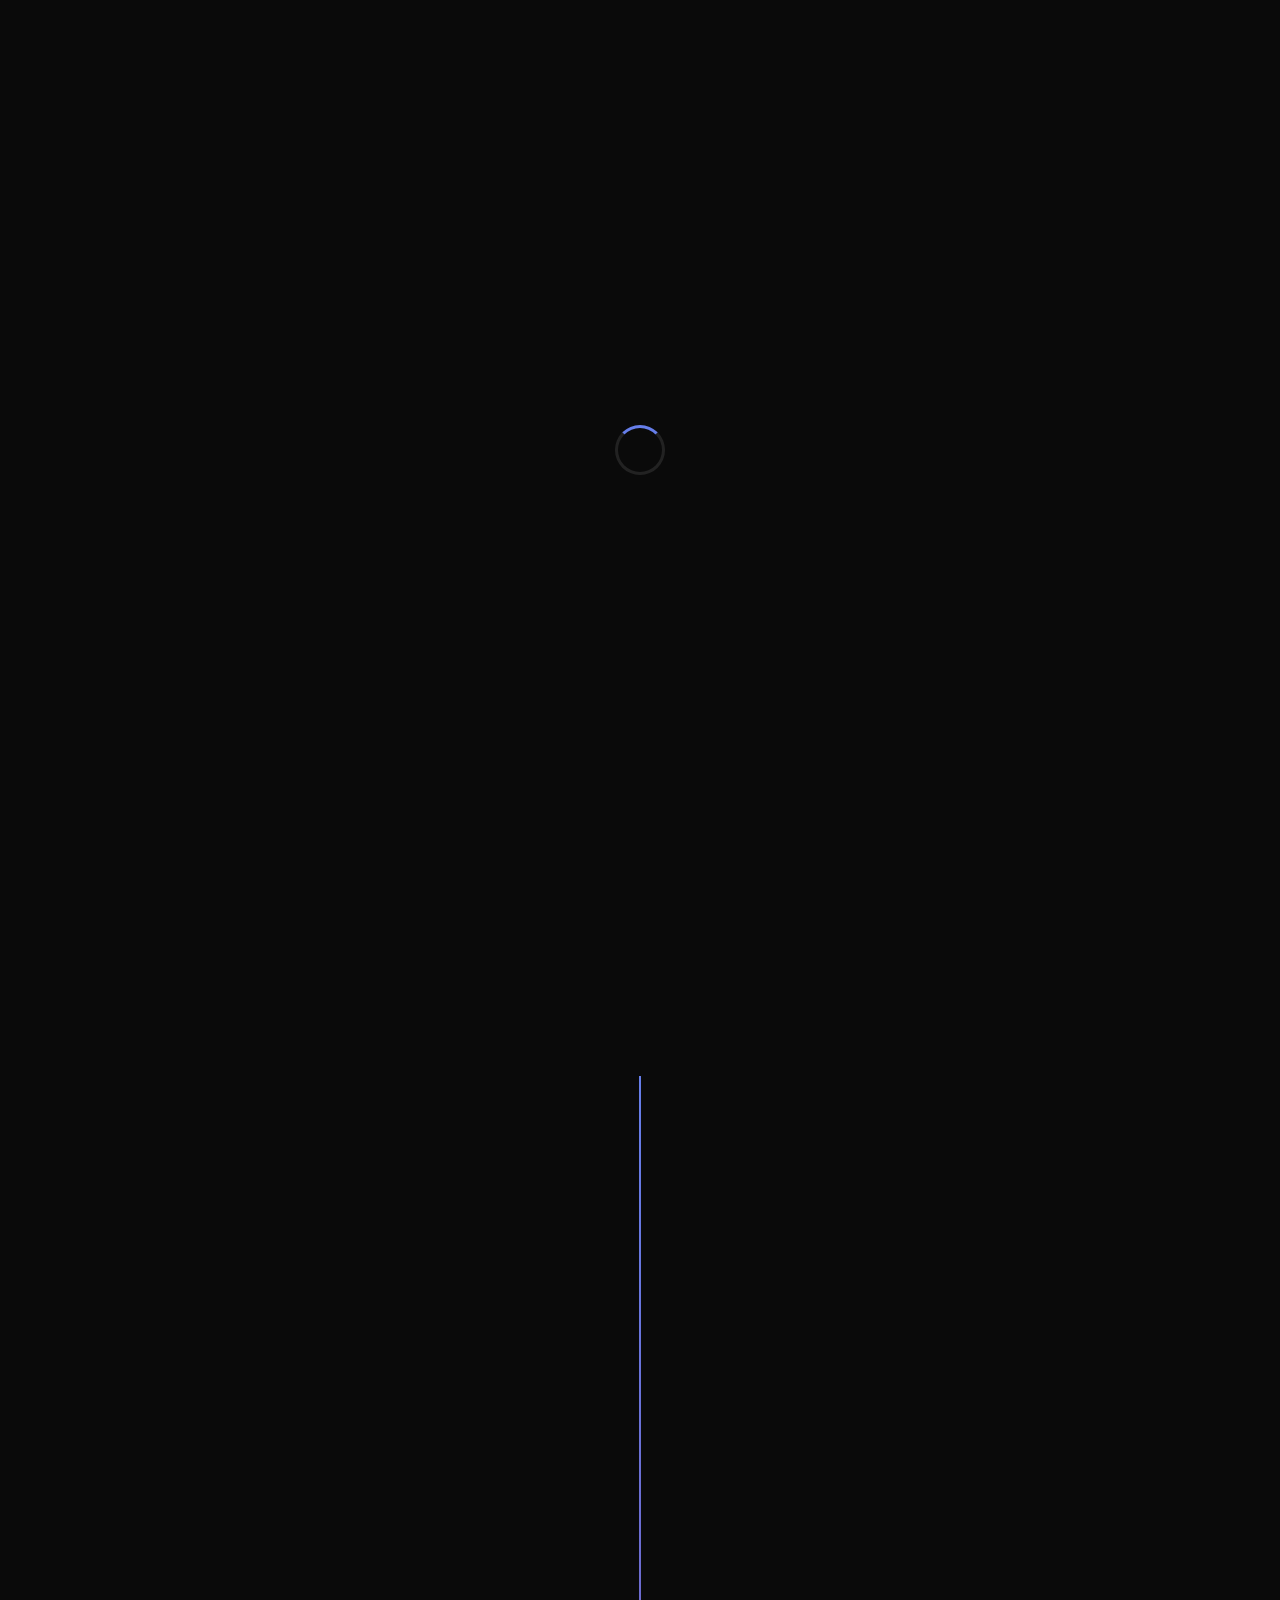
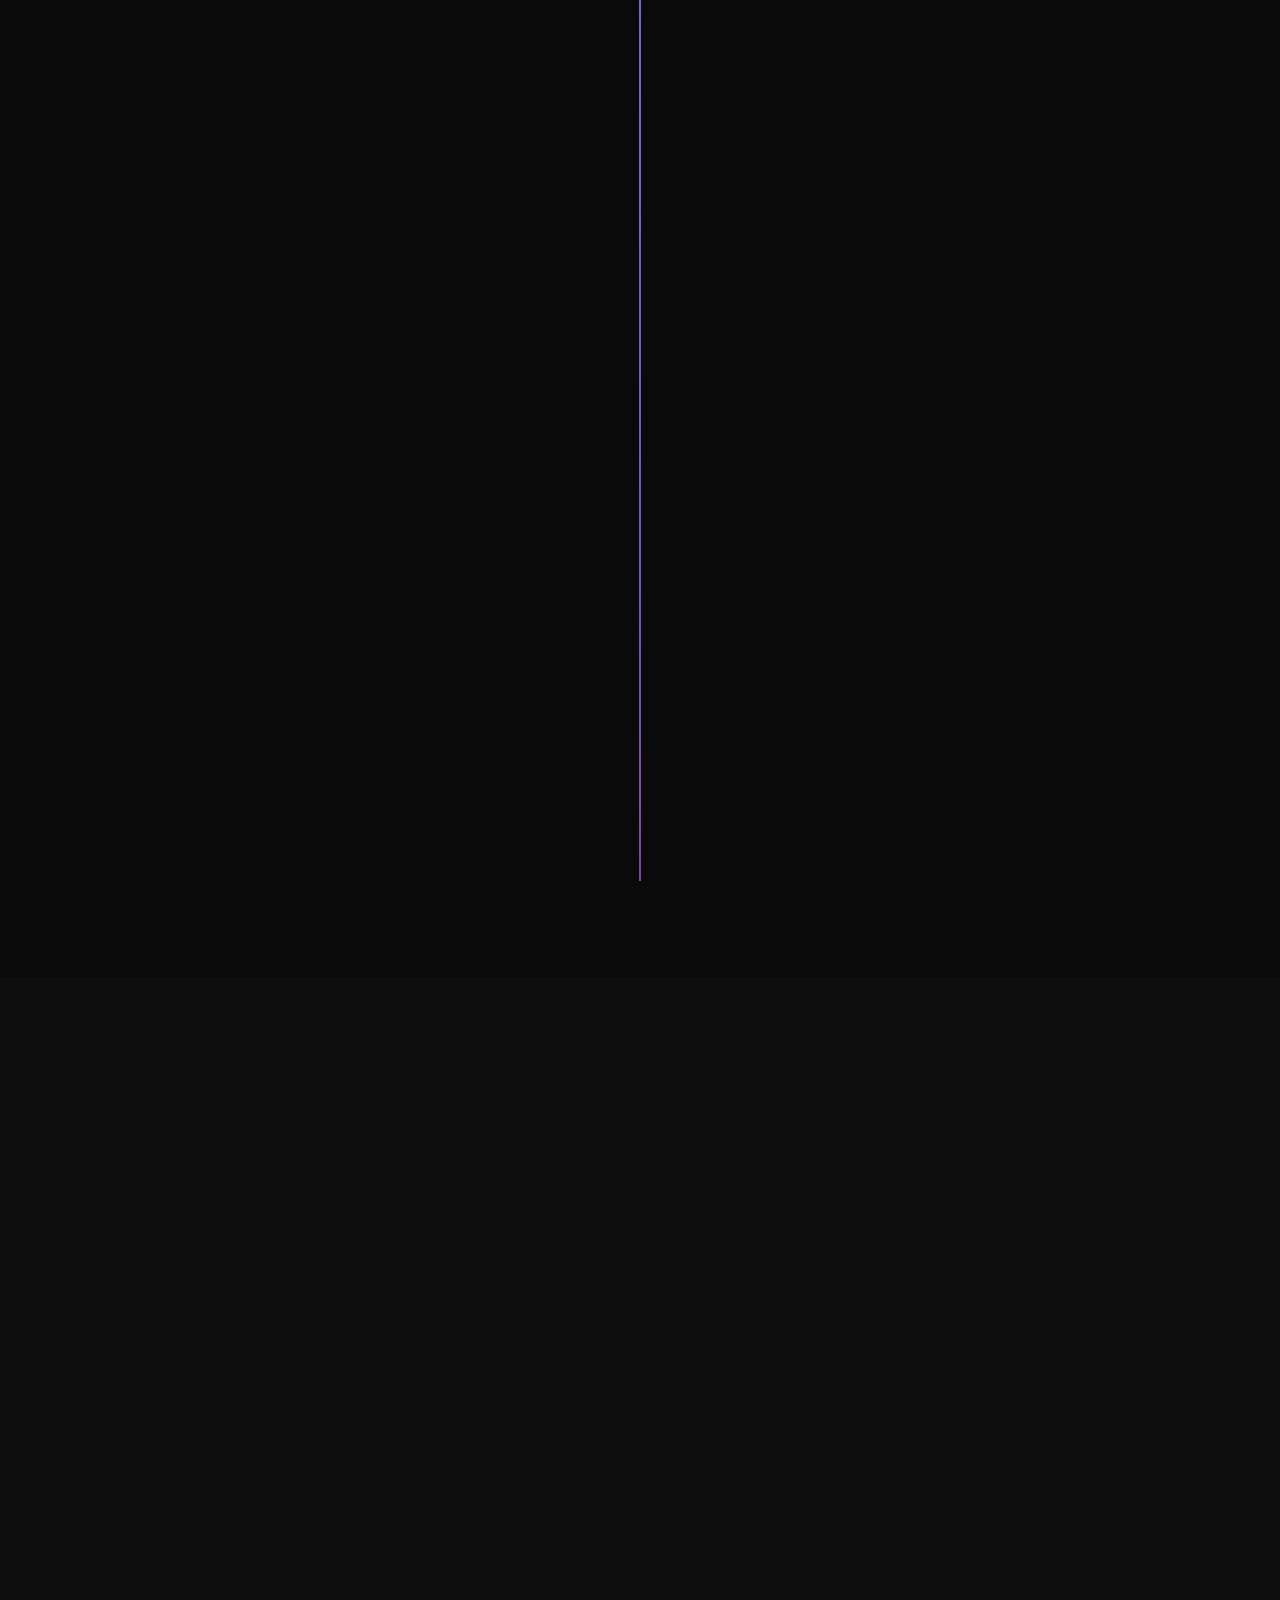
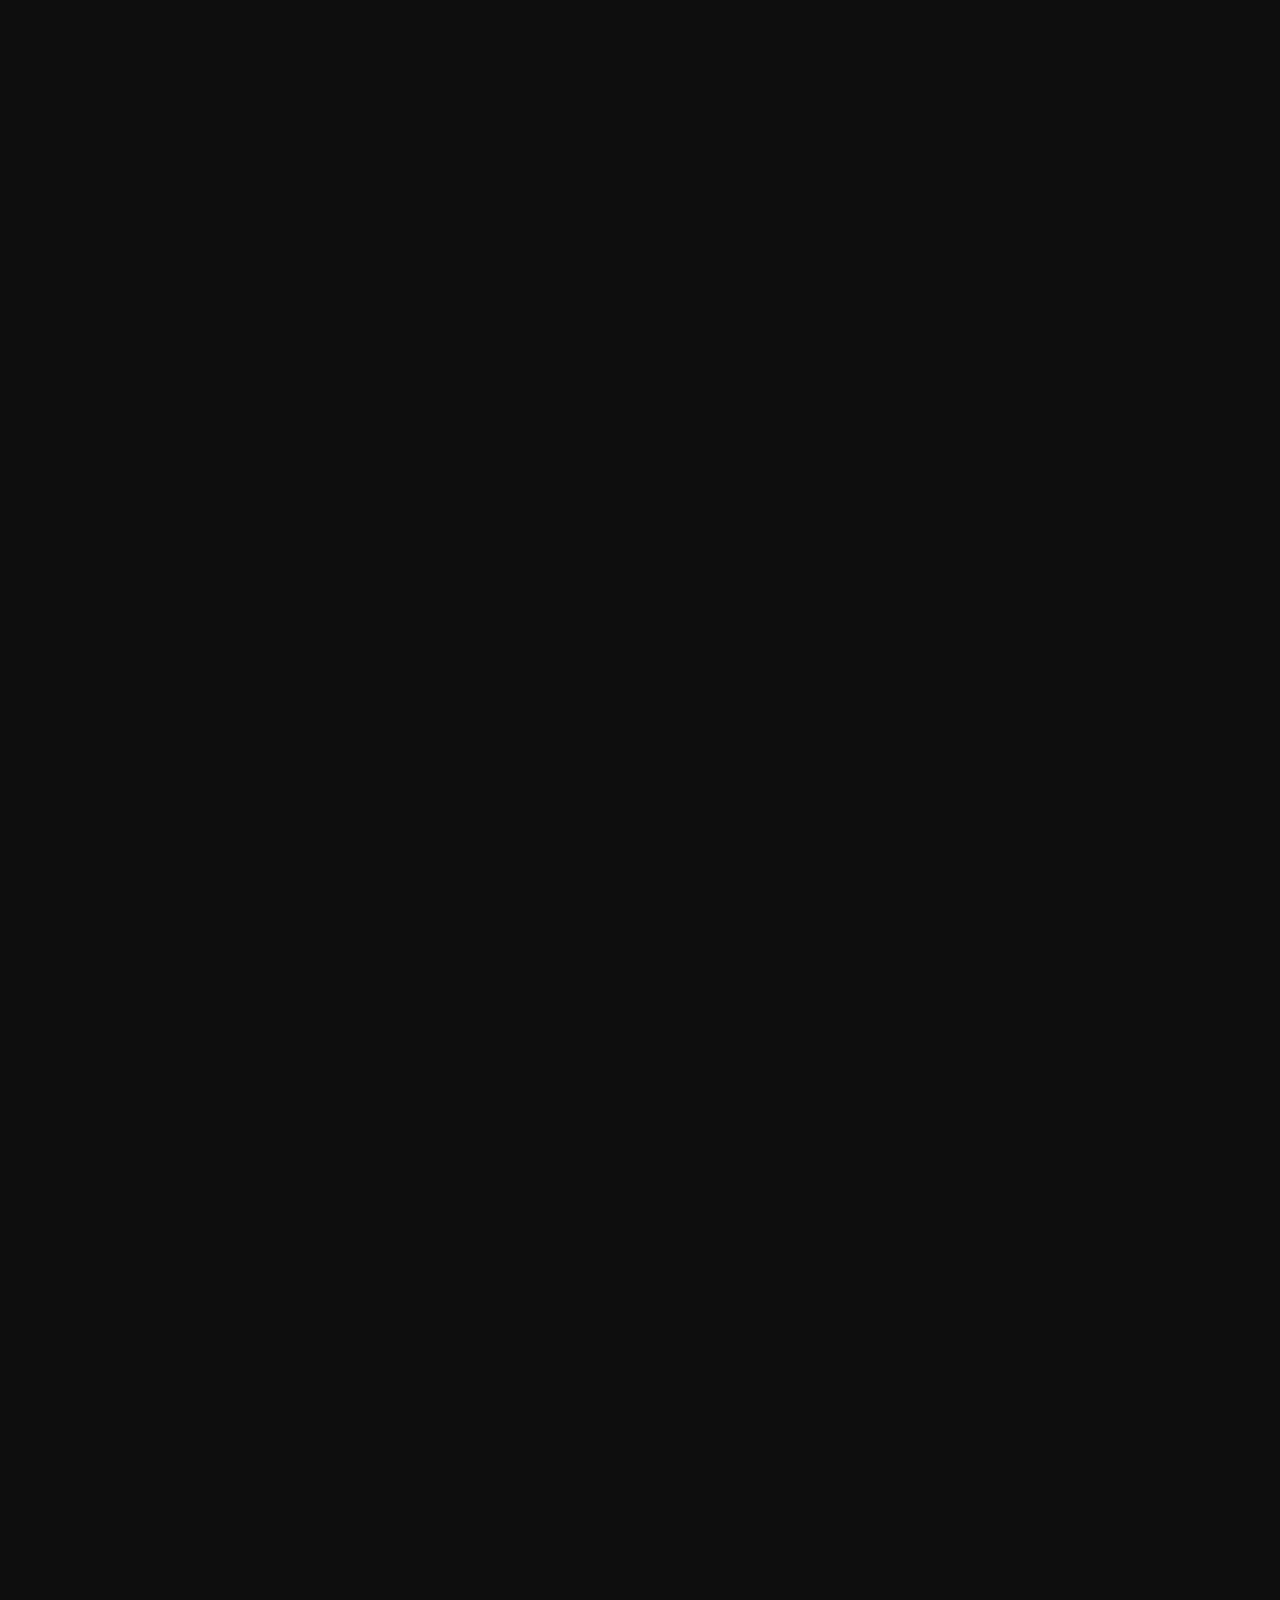
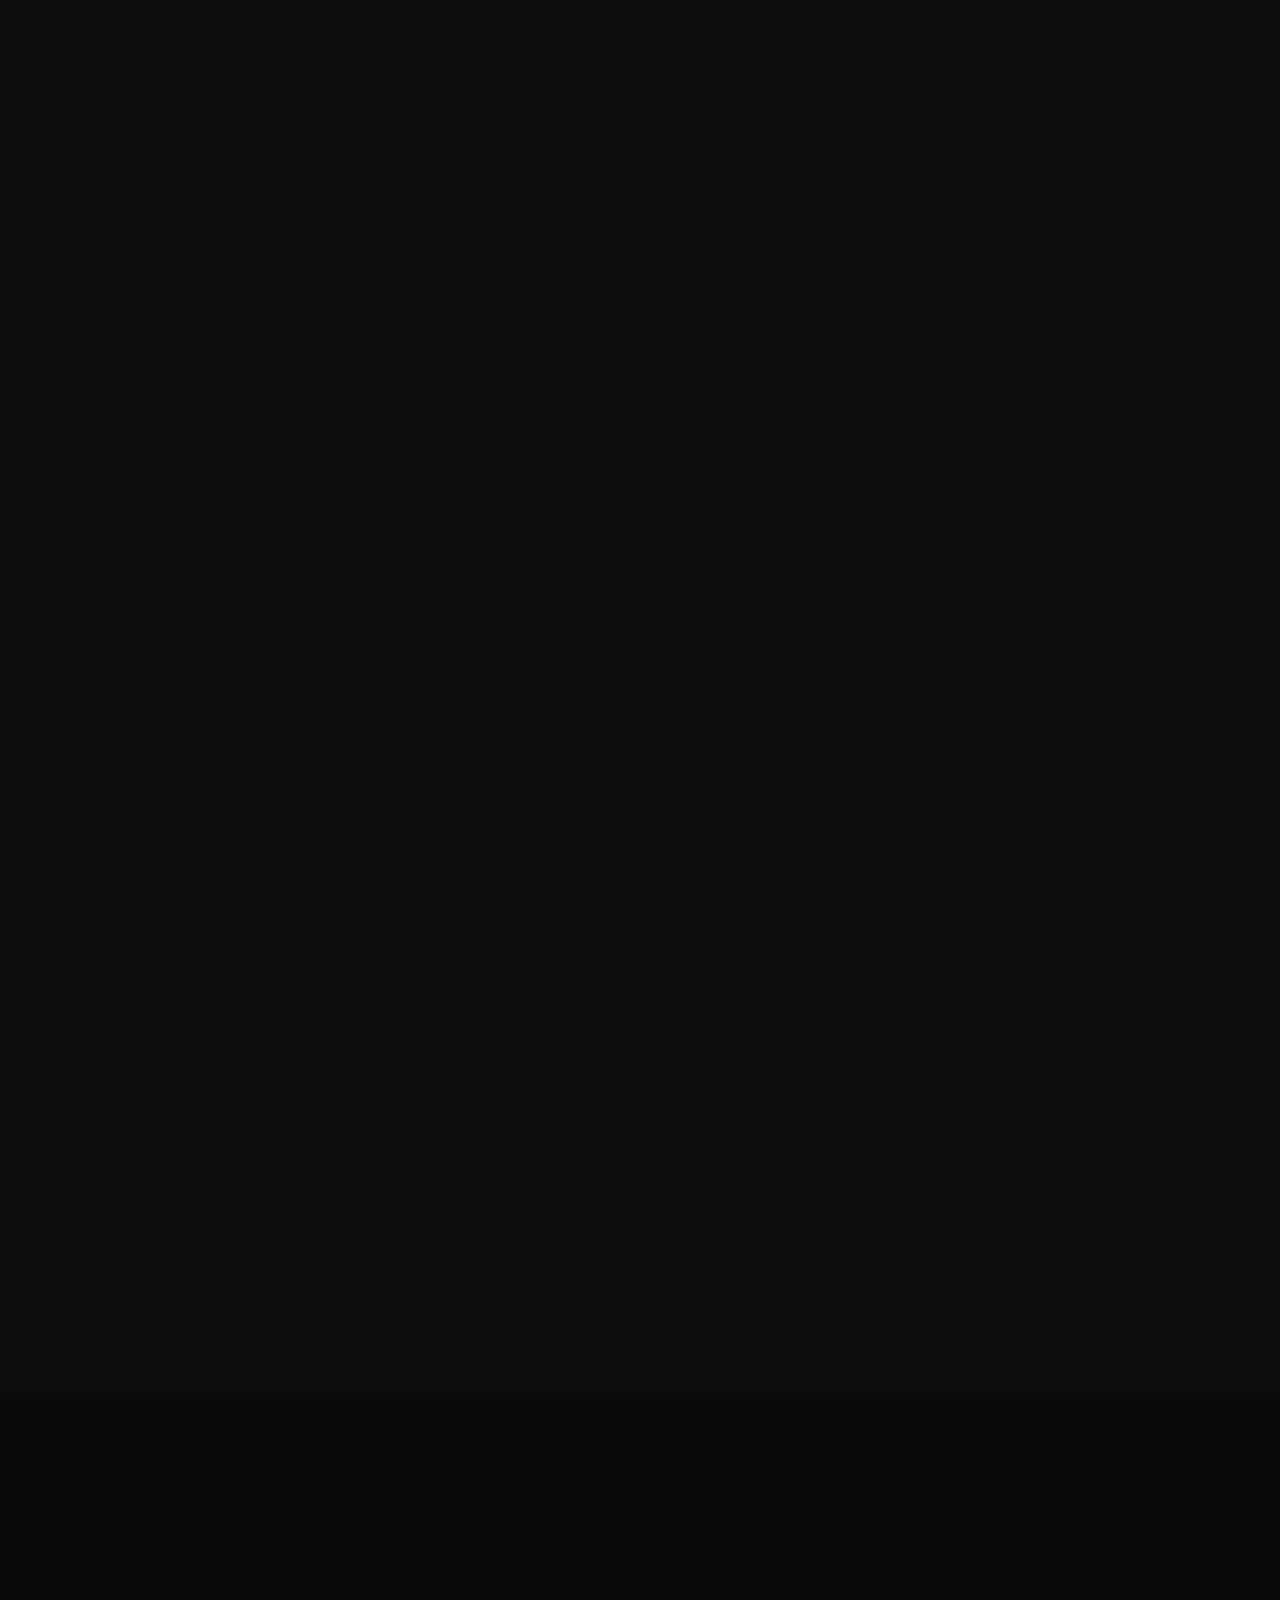
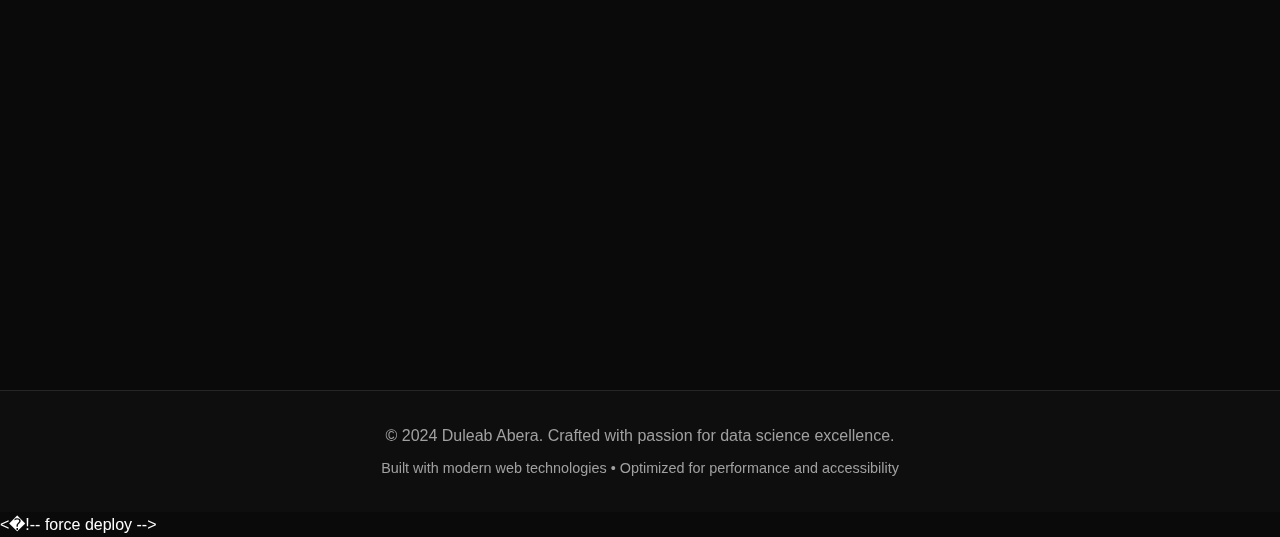
<file: index.html>
<!DOCTYPE html>
<html lang="en">
<head>
    <meta charset="UTF-8">
    <meta name="viewport" content="width=device-width, initial-scale=1.0">
    <title>Duleab Abera |Data Scientist & ML Engineer</title>
    <meta name="description" content=" Data Scientist specializing in Computer Vision, NLP, MLOps, and Business Intelligence. Proven track record in enterprise-scale analytics and machine learning solutions.">
    <link href="https://cdnjs.cloudflare.com/ajax/libs/font-awesome/6.4.0/css/all.min.css" rel="stylesheet">
    <style>
        :root {
            --primary-gradient: linear-gradient(135deg, #667eea 0%, #764ba2 100%);
            --secondary-gradient: linear-gradient(135deg, #f093fb 0%, #f5576c 100%);
            --accent-gradient: linear-gradient(135deg, #4facfe 0%, #00f2fe 100%);
            --dark-bg: #0a0a0a;
            --card-bg: rgba(255, 255, 255, 0.08);
            --glass-bg: rgba(255, 255, 255, 0.1);
            --text-primary: #ffffff;
            --text-secondary: #a0a0a0;
            --border-color: rgba(255, 255, 255, 0.1);
            --shadow: 0 8px 32px rgba(0, 0, 0, 0.3);
            --glow: 0 0 20px rgba(102, 126, 234, 0.3);
        }

        * {
            margin: 0;
            padding: 0;
            box-sizing: border-box;
        }

        body {
            font-family: 'Segoe UI', Tahoma, Geneva, Verdana, sans-serif;
            background: var(--dark-bg);
            color: var(--text-primary);
            line-height: 1.6;
            overflow-x: hidden;
        }

        /* Animated Background */
        .bg-animation {
            position: fixed;
            top: 0;
            left: 0;
            width: 100%;
            height: 100%;
            z-index: -1;
            background: linear-gradient(45deg, #0a0a0a, #1a1a2e, #16213e);
            background-size: 400% 400%;
            animation: gradientShift 15s ease infinite;
        }

        .bg-animation::before {
            content: '';
            position: absolute;
            top: 0;
            left: 0;
            width: 100%;
            height: 100%;
            background: radial-gradient(circle at 25% 25%, rgba(102, 126, 234, 0.1) 0%, transparent 50%),
                        radial-gradient(circle at 75% 75%, rgba(118, 75, 162, 0.1) 0%, transparent 50%);
            animation: float 20s ease-in-out infinite;
        }

        @keyframes gradientShift {
            0%, 100% { background-position: 0% 50%; }
            50% { background-position: 100% 50%; }
        }

        @keyframes float {
            0%, 100% { transform: translateY(0px) rotate(0deg); }
            50% { transform: translateY(-20px) rotate(180deg); }
        }

        /* Navigation */
        .navbar {
            position: fixed;
            top: 0;
            width: 100%;
            background: rgba(10, 10, 10, 0.95);
            backdrop-filter: blur(20px);
            border-bottom: 1px solid var(--border-color);
            z-index: 1000;
            transition: all 0.3s ease;
        }

        .nav-container {
            max-width: 1200px;
            margin: 0 auto;
            padding: 1rem 2rem;
            display: flex;
            justify-content: space-between;
            align-items: center;
        }

        .logo {
            font-size: 1.5rem;
            font-weight: 700;
            background: var(--primary-gradient);
            -webkit-background-clip: text;
            -webkit-text-fill-color: transparent;
            background-clip: text;
        }

        .nav-links {
            display: flex;
            list-style: none;
            gap: 2rem;
        }

        .nav-links a {
            color: var(--text-primary);
            text-decoration: none;
            font-weight: 500;
            transition: all 0.3s ease;
            position: relative;
        }

        .nav-links a::after {
            content: '';
            position: absolute;
            bottom: -5px;
            left: 0;
            width: 0;
            height: 2px;
            background: var(--primary-gradient);
            transition: width 0.3s ease;
        }

        .nav-links a:hover::after {
            width: 100%;
        }

        /* Hero Section */
        .hero {
            min-height: 100vh;
            display: flex;
            align-items: center;
            padding: 0 2rem;
            position: relative;
        }

        .hero-container {
            max-width: 1200px;
            margin: 0 auto;
            display: grid;
            grid-template-columns: 1fr 1fr;
            gap: 4rem;
            align-items: center;
        }

        .hero-content h1 {
            font-size: clamp(2.5rem, 5vw, 4rem);
            font-weight: 800;
            margin-bottom: 1rem;
            background: var(--primary-gradient);
            -webkit-background-clip: text;
            -webkit-text-fill-color: transparent;
            background-clip: text;
            line-height: 1.2;
        }

        .hero-content .subtitle {
            font-size: 1.2rem;
            color: var(--text-secondary);
            margin-bottom: 2rem;
        }

        .hero-stats {
            display: grid;
            grid-template-columns: repeat(3, 1fr);
            gap: 2rem;
            margin: 2rem 0;
        }

        .stat-item {
            text-align: center;
            padding: 1.5rem;
            background: var(--glass-bg);
            border-radius: 16px;
            border: 1px solid var(--border-color);
            backdrop-filter: blur(20px);
            transition: all 0.3s ease;
        }

        .stat-item:hover {
            transform: translateY(-5px);
            box-shadow: var(--glow);
        }

        .stat-number {
            font-size: 2rem;
            font-weight: 700;
            background: var(--accent-gradient);
            -webkit-background-clip: text;
            -webkit-text-fill-color: transparent;
            background-clip: text;
        }

        .hero-image {
            position: relative;
            display: flex;
            justify-content: center;
        }

        .profile-card {
            background: var(--glass-bg);
            border-radius: 24px;
            padding: 2rem;
            border: 1px solid var(--border-color);
            backdrop-filter: blur(20px);
            box-shadow: var(--shadow);
            transition: all 0.3s ease;
        }

        .profile-card:hover {
            transform: translateY(-10px) scale(1.02);
            box-shadow: var(--glow);
        }

        .profile-img {
            width: 200px;
            height: 200px;
            border-radius: 50%;
            margin-bottom: 1rem;
            border: 3px solid transparent;
            background: var(--primary-gradient);
            padding: 3px;
        }

        .profile-img img {
            width: 100%;
            height: 100%;
            border-radius: 50%;
            object-fit: cover;
        }

        /* Certifications Section */
        .certifications {
            padding: 4rem 0;
            background: rgba(255, 255, 255, 0.02);
        }

        .container {
            max-width: 1200px;
            margin: 0 auto;
            padding: 0 2rem;
        }

        .section-title {
            text-align: center;
            font-size: 2.5rem;
            font-weight: 700;
            margin-bottom: 3rem;
            background: var(--primary-gradient);
            -webkit-background-clip: text;
            -webkit-text-fill-color: transparent;
            background-clip: text;
        }

        .cert-grid {
            display: grid;
            grid-template-columns: repeat(auto-fit, minmax(280px, 1fr));
            gap: 2rem;
        }

        .cert-card {
            background: var(--glass-bg);
            border-radius: 16px;
            padding: 2rem;
            border: 1px solid var(--border-color);
            backdrop-filter: blur(20px);
            transition: all 0.3s ease;
            position: relative;
            overflow: hidden;
        }

        .cert-card::before {
            content: '';
            position: absolute;
            top: 0;
            left: 0;
            width: 100%;
            height: 4px;
            background: var(--primary-gradient);
        }

        .cert-card:hover {
            transform: translateY(-5px);
            box-shadow: var(--glow);
        }

        .cert-icon {
            font-size: 2.5rem;
            margin-bottom: 1rem;
            background: var(--accent-gradient);
            -webkit-background-clip: text;
            -webkit-text-fill-color: transparent;
            background-clip: text;
        }

        /* Experience Timeline */
        .experience {
            padding: 4rem 0;
        }

        .timeline {
            position: relative;
            max-width: 800px;
            margin: 0 auto;
        }

        .timeline::before {
            content: '';
            position: absolute;
            left: 50%;
            top: 0;
            bottom: 0;
            width: 2px;
            background: var(--primary-gradient);
            transform: translateX(-50%);
        }

        .timeline-item {
            position: relative;
            margin: 2rem 0;
            width: 50%;
        }

        .timeline-item:nth-child(odd) {
            left: 0;
            padding-right: 2rem;
        }

        .timeline-item:nth-child(even) {
            left: 50%;
            padding-left: 2rem;
        }

        .timeline-content {
            background: var(--glass-bg);
            border-radius: 16px;
            padding: 2rem;
            border: 1px solid var(--border-color);
            backdrop-filter: blur(20px);
            position: relative;
            transition: all 0.3s ease;
        }

        .timeline-content:hover {
            transform: scale(1.02);
            box-shadow: var(--glow);
        }

        .timeline-dot {
            position: absolute;
            top: 20px;
            width: 16px;
            height: 16px;
            background: var(--primary-gradient);
            border-radius: 50%;
            z-index: 2;
        }

        .timeline-item:nth-child(odd) .timeline-dot {
            right: -8px;
        }

        .timeline-item:nth-child(even) .timeline-dot {
            left: -8px;
        }

        /* Projects Section */
        .projects {
            padding: 4rem 0;
            background: rgba(255, 255, 255, 0.02);
        }

        .project-filters {
            display: flex;
            justify-content: center;
            gap: 1rem;
            margin-bottom: 3rem;
            flex-wrap: wrap;
        }

        .filter-btn {
            padding: 0.8rem 1.5rem;
            background: var(--glass-bg);
            border: 1px solid var(--border-color);
            border-radius: 25px;
            color: var(--text-primary);
            text-decoration: none;
            transition: all 0.3s ease;
            cursor: pointer;
            backdrop-filter: blur(20px);
        }

        .filter-btn:hover,
        .filter-btn.active {
            background: var(--primary-gradient);
            transform: translateY(-2px);
            box-shadow: var(--glow);
        }

        .projects-grid {
            display: grid;
            grid-template-columns: repeat(auto-fit, minmax(350px, 1fr));
            gap: 2rem;
        }

        .project-card {
            background: var(--glass-bg);
            border-radius: 20px;
            overflow: hidden;
            border: 1px solid var(--border-color);
            backdrop-filter: blur(20px);
            transition: all 0.3s ease;
            position: relative;
        }

        .project-card:hover {
            transform: translateY(-10px);
            box-shadow: var(--glow);
        }

        .project-image {
            height: 200px;
            background: var(--primary-gradient);
            position: relative;
            overflow: hidden;
        }

        .project-image::before {
            content: '';
            position: absolute;
            top: 0;
            left: 0;
            right: 0;
            bottom: 0;
            background: rgba(0, 0, 0, 0.3);
            z-index: 1;
        }

        .project-content {
            padding: 2rem;
        }

        .project-title {
            font-size: 1.3rem;
            font-weight: 600;
            margin-bottom: 1rem;
            color: var(--text-primary);
        }

        .project-description {
            color: var(--text-secondary);
            margin-bottom: 1.5rem;
            line-height: 1.6;
        }

        .tech-stack {
            display: flex;
            flex-wrap: wrap;
            gap: 0.5rem;
            margin-bottom: 1.5rem;
        }

        .tech-tag {
            padding: 0.3rem 0.8rem;
            background: rgba(102, 126, 234, 0.2);
            border: 1px solid rgba(102, 126, 234, 0.3);
            border-radius: 15px;
            font-size: 0.8rem;
            color: #667eea;
        }

        .project-links {
            display: flex;
            gap: 1rem;
        }

        .btn {
            padding: 0.8rem 1.5rem;
            border-radius: 25px;
            text-decoration: none;
            font-weight: 500;
            transition: all 0.3s ease;
            display: inline-flex;
            align-items: center;
            gap: 0.5rem;
        }

        .btn-primary {
            background: var(--primary-gradient);
            color: white;
            border: none;
        }

        .btn-outline {
            background: transparent;
            color: var(--text-primary);
            border: 1px solid var(--border-color);
        }

        .btn:hover {
            transform: translateY(-2px);
            box-shadow: var(--glow);
        }

        /* Contact Section */
        .contact {
            padding: 4rem 0;
            text-align: center;
        }

        .contact-grid {
            display: grid;
            grid-template-columns: repeat(auto-fit, minmax(200px, 1fr));
            gap: 2rem;
            margin-top: 2rem;
        }

        .contact-item {
            padding: 2rem;
            background: var(--glass-bg);
            border-radius: 16px;
            border: 1px solid var(--border-color);
            backdrop-filter: blur(20px);
            transition: all 0.3s ease;
            text-decoration: none;
            color: var(--text-primary);
        }

        .contact-item:hover {
            transform: translateY(-5px);
            box-shadow: var(--glow);
            color: var(--text-primary);
        }

        .contact-icon {
            font-size: 2rem;
            margin-bottom: 1rem;
            background: var(--accent-gradient);
            -webkit-background-clip: text;
            -webkit-text-fill-color: transparent;
            background-clip: text;
        }

        /* Responsive Design */
        @media (max-width: 768px) {
            .hero-container {
                grid-template-columns: 1fr;
                text-align: center;
            }

            .hero-stats {
                grid-template-columns: 1fr;
            }

            .nav-links {
                display: none;
            }

            .timeline::before {
                left: 20px;
            }

            .timeline-item {
                width: 100%;
                left: 0 !important;
                padding-left: 3rem !important;
                padding-right: 1rem !important;
            }

            .timeline-dot {
                left: 12px !important;
            }
        }

        /* Scroll animations */
        .fade-in {
            opacity: 0;
            transform: translateY(30px);
            transition: all 0.6s ease;
        }

        .fade-in.visible {
            opacity: 1;
            transform: translateY(0);
        }

        /* Loading animation */
        .loading {
            position: fixed;
            top: 0;
            left: 0;
            width: 100%;
            height: 100%;
            background: var(--dark-bg);
            display: flex;
            justify-content: center;
            align-items: center;
            z-index: 9999;
            transition: opacity 0.5s ease;
        }

        .loading.hidden {
            opacity: 0;
            pointer-events: none;
        }

        .loader {
            width: 50px;
            height: 50px;
            border: 3px solid var(--border-color);
            border-top: 3px solid #667eea;
            border-radius: 50%;
            animation: spin 1s linear infinite;
        }

        @keyframes spin {
            0% { transform: rotate(0deg); }
            100% { transform: rotate(360deg); }
        }
    </style>
</head>
<body>
    <!-- Loading Screen -->
    <div class="loading" id="loading">
        <div class="loader"></div>
    </div>

    <!-- Animated Background -->
    <div class="bg-animation"></div>

    <!-- Navigation -->
    <nav class="navbar">
        <div class="nav-container">
            <div class="logo">Duleab Abera</div>
            <ul class="nav-links">
                <li><a href="#home">Home</a></li>
                <li><a href="#experience">Experience</a></li>
                <li><a href="#certifications">Certifications</a></li>
                <li><a href="#projects">Projects</a></li>
                <li><a href="#contact">Contact</a></li>
            </ul>
        </div>
    </nav>

    <!-- Hero Section -->
    <section id="home" class="hero">
        <div class="hero-container">
            <div class="hero-content">
                <h1> Data Scientist & ML Engineer</h1>
                <p class="subtitle">Transforming complex data into actionable insights through advanced machine learning, computer vision, and enterprise-scale business intelligence solutions.</p>
                
                <div class="hero-stats">
                    <div class="stat-item fade-in">
                        <div class="stat-number">12+</div>
                        <div>ML Projects</div>
                    </div>
                    <div class="stat-item fade-in">
                        <div class="stat-number">4</div>
                        <div>BI Dashboards</div>
                    </div>
                    <div class="stat-item fade-in">
                        <div class="stat-number">95%+</div>
                        <div>Avg Accuracy</div>
                    </div>
                </div>

                <div style="display: flex; gap: 1rem; margin-top: 2rem;">
                    <a href="#projects" class="btn btn-primary">
                        <i class="fas fa-rocket"></i> View Projects
                    </a>
                    <a href="#contact" class="btn btn-outline">
                        <i class="fas fa-envelope"></i> Get in Touch
                    </a>
                </div>
            </div>

            <div class="hero-image">
                <div class="profile-card fade-in">
                    <div class="profile-img">
                        <img src="assets/images/profile.jpg" alt="Profile">
                    </div>
                    <h3>Duleab Abera</h3>
                    <p style="color: var(--text-secondary);">Data Science Student</p>
                    <p style="color: var(--text-secondary); font-size: 0.9rem;"></p>
                </div>
            </div>
        </div>
    </section>

<!-- Experience Section -->
    <section id="experience" class="experience">
        <div class="container">
            <h2 class="section-title fade-in">Professional Experience</h2>
            <div class="timeline">
           <!--     <div class="timeline-item fade-in">
                    <div class="timeline-content">
                        <div class="timeline-dot"></div>
                        <h3>Data Science Graduate Student</h3>
                        <h4 style="color: var(--text-secondary);">Universitas Nusa Putra, Indonesia • December 2024 - Present</h4>
                        <p>Pursuing Master's in Data Science with focus on advanced machine learning techniques, deep learning architectures, and AI-powered solutions.</p> Developing expertise in statistical analysis, data modeling, and research methodologies.</p>
                        <div class="tech-stack" style="margin-top: 2rem;">
                            <span class="tech-tag">Data Science</span>
                            <span class="tech-tag">Statistical Analysis</span>
                            <span class="tech-tag">Research</span>
                            <span class="tech-tag">Machine Learning</span>
                        </div>
                    </div>
                </div>
                -->
                <div class="timeline-item fade-in">
                    <div class="timeline-content">
                        <div class="timeline-dot"></div>
                        <h3>Graduate Trainee</h3>
                        <h4 style="color: var(--text-secondary);">Cooperative Bank of Oromia, Addis Ababa, Ethiopia • March 2024 - December 2024</h4>
                        <p>Gained comprehensive banking sector experience while applying technical skills in financial operations.</p> Contributed to process improvements and data-driven decision making within the cooperative banking framework.</p>
                        <div class="tech-stack" style="margin-top: 1rem;">
                            <span class="tech-tag">Financial Analysis</span>
                            <span class="tech-tag">Banking Operations</span>
                            <span class="tech-tag">Data Analysis</span>
                            <span class="tech-tag">Process Improvement</span>
                        </div>
                    </div>
                </div>

                <div class="timeline-item fade-in">
                    <div class="timeline-content">
                        <div class="timeline-dot"></div>
                        <h3>AI Intern</h3>
                        <h4 style="color: var(--text-secondary);">Ethiopian Artificial Intelligence Company • October 2022 - January 2023</h4>
                        <p>Collaborated with AI development teams to enhance model performance using Python ML frameworks. </p> Contributed to research initiatives focused on fine-tuning AI models, hyperparameter optimization, and architecture refinement for production systems.</p>
                        <div class="tech-stack" style="margin-top: 1rem;">
                            <span class="tech-tag">Python</span>
                            <span class="tech-tag">TensorFlow</span>
                            <span class="tech-tag">PyTorch</span>
                            <span class="tech-tag">Model Optimization</span>
                        </div>
                    </div>
                </div>

                <div class="timeline-item fade-in">
                    <div class="timeline-content">
                        <div class="timeline-dot"></div>
                        <h3>Computer Engineering Student</h3>
                        <h4 style="color: var(--text-secondary);">Haramaya University, Ethiopia • 2018 - 2023</h4>
                        <p>Completed Bachelor's in Electrical and Computer Engineering with Computer Stream specialization. </p> Developed strong foundation in computer science principles, electrical engineering concepts, and hands-on experience with AI/ML projects.</p>
                        <div class="tech-stack" style="margin-top: 1rem;">
                            <span class="tech-tag">Computer Engineering</span>
                            <span class="tech-tag">MATLAB</span>
                            <span class="tech-tag">Image Processing</span>
                            <span class="tech-tag">Pattern Recognition</span>
                        </div>
                    </div>
                </div>
            </div>
        </div>
    </section>
<!-- Certifications Section -->
<section id="certifications" class="certifications">
    <div class="container">
        <h2 class="section-title fade-in">Certifications & Expertise</h2>
        <div class="cert-grid">
            <div class="cert-card fade-in">
                <div class="cert-icon">
                    <i class="fas fa-database"></i>
                </div>
                <h3>Complete MySQL Bootcamp</h3>
                <p style="color: var(--text-secondary);">Udemy • 2024</p>
                <p>Comprehensive database management from beginner to expert level proficiency.</p>
                <a href="https://www.udemy.com/certificate/UC-8a75fa69-d2be-4803-adff-54de4c6ebb30/" target="_blank" class="cert-link">View Certificate</a>
            </div>

            <div class="cert-card fade-in">
                <div class="cert-icon">
                    <i class="fas fa-chart-bar"></i>
                </div>
                <h3>Google Analytics 4 Specialist</h3>
                <p style="color: var(--text-secondary);">Udemy • 2024</p>
                <p>Advanced web analytics and data-driven marketing insights using GA4.</p>
                <a href="https://www.udemy.com/certificate/UC-17bc4983-b605-4acd-9e3c-69d08551bb93/" target="_blank" class="cert-link">View Certificate</a>
            </div>

            <div class="cert-card fade-in">
                <div class="cert-icon">
                    <i class="fas fa-cloud"></i>
                </div>
                <h3>AWS Certified Cloud Practitioner</h3>
                <p style="color: var(--text-secondary);">Udemy • 2024</p>
                <p>Foundational cloud computing knowledge and AWS services expertise.</p>
                <a href="https://www.udemy.com/certificate/UC-6b98a412-5554-4693-aa3c-4ee134e56e04/" target="_blank" class="cert-link">View Certificate</a>
            </div>

            <div class="cert-card fade-in">
                <div class="cert-icon">
                    <i class="fas fa-brain"></i>
                </div>
                <h3>AI Projects: Machine Learning & Deep Learning</h3>
                <p style="color: var(--text-secondary);">Udemy • 2024</p>
                <p>Practical AI implementation with hands-on machine learning and deep learning projects.</p>
                <a href="https://www.udemy.com/certificate/UC-dc70f5e4-e6a6-4a84-8bb9-0e9618d97228/" target="_blank" class="cert-link">View Certificate</a>
            </div>

            <div class="cert-card fade-in">
                <div class="cert-icon">
                    <i class="fas fa-chart-line"></i>
                </div>
                <h3>Power BI Report Design Mastery</h3>
                <p style="color: var(--text-secondary);">Udemy • 2024</p>
                <p>Advanced business intelligence and data visualization from beginner to advanced level.</p>
                <a href="https://www.udemy.com/certificate/UC-c07892e2-f4b8-4b99-b35d-88bfce647de7/" target="_blank" class="cert-link">View Certificate</a>
            </div>

            <div class="cert-card fade-in">
                <div class="cert-icon">
                    <i class="fas fa-chart-pie"></i>
                </div>
                <h3>Power BI Mastery: Zero to Hero</h3>
                <p style="color: var(--text-secondary);">Udemy • 2024</p>
                <p>Comprehensive Power BI data skills and advanced analytics capabilities.</p>
                <a href="https://www.udemy.com/certificate/UC-0c789024-1c2c-440f-b31c-6dc7a0766e5c/" target="_blank" class="cert-link">View Certificate</a>
            </div>

            <div class="cert-card fade-in">
                <div class="cert-icon">
                    <i class="fas fa-cloud-upload-alt"></i>
                </div>
                <h3>Cloud Computing Fundamentals</h3>
                <p style="color: var(--text-secondary);">Udemy • 2024</p>
                <p>Essential cloud computing concepts and foundational infrastructure knowledge.</p>
                <a href="https://www.udemy.com/certificate/UC-db1e94a6-4c51-4e3d-b195-b1f11b5d0aac/" target="_blank" class="cert-link">View Certificate</a>
            </div>

            <div class="cert-card fade-in">
                <div class="cert-icon">
                    <i class="fab fa-python"></i>
                </div>
                <h3>Python Zero-to-Hero</h3>
                <p style="color: var(--text-secondary);">Udemy • 2024</p>
                <p>Complete Python programming mastery from beginner fundamentals to advanced concepts.</p>
                <a href="https://www.udemy.com/certificate/UC-0d1a84b4-7f44-4bc3-b866-7463c95029b8/" target="_blank" class="cert-link">View Certificate</a>
            </div>
        </div>
    </div>
</section>

    <!-- Projects Section -->
    <section id="projects" class="projects">
        <div class="container">
            <h2 class="section-title fade-in">Featured Projects</h2>
            
            <div class="project-filters fade-in">
                <button class="filter-btn active" data-filter="all">All Projects</button>
                <button class="filter-btn" data-filter="computer-vision">Computer Vision</button>
                <button class="filter-btn" data-filter="nlp">NLP</button>
                <button class="filter-btn" data-filter="analytics">Analytics</button>
                <button class="filter-btn" data-filter="bi">Business Intelligence</button>
            </div>

            <div class="projects-grid" id="projectsGrid">
                <!-- Insurance Risk Analytics -->
                <div class="project-card fade-in" data-category="analytics">
                    <div class="project-image">
                        <img src="assets/images/insurance-risk-analytics/risk_segmentation_matrix.png" alt="Insurance Risk Analytics" style="width: 100%; height: 100%; object-fit: cover;">
                    </div>
                    <div class="project-content">
                        <h3 class="project-title">Insurance Risk Analytics & Predictive Modeling</h3>
                        <p class="project-description">Enterprise-scale risk analysis with statistical testing, ML models, and DVC pipeline for premium optimization serving 1M+ customer records.</p>
                        <div class="tech-stack">
                            <span class="tech-tag">Random Forest</span>
                            <span class="tech-tag">Statistical Testing</span>
                            <span class="tech-tag">DVC Pipeline</span>
                            <span class="tech-tag">Risk Analytics</span>
                        </div>
                        <div style="color: var(--text-secondary); font-size: 0.9rem; margin-bottom: 1rem;">
                            <i class="fas fa-chart-line"></i> 92.5% Accuracy • <i class="fas fa-database"></i> 1M+ Records
                        </div>
                        <div class="project-links">
                            <a href="projects/insurance-risk-analytics.html" class="btn btn-primary">
                                <i class="fas fa-external-link-alt"></i> View Details
                            </a>
                            <a href="#" class="btn btn-outline">
                                <i class="fab fa-github"></i> GitHub
                            </a>
                        </div>
                    </div>
                </div>

                <!-- Financial News Sentiment Analysis -->
                <div class="project-card fade-in" data-category="nlp">
                    <div class="project-image">
                        <img src="assets/images/financial-news-sentiment-analysis/newplot.png" alt="Financial News Sentiment Analysis" style="width: 100%; height: 100%; object-fit: cover;">
                    </div>
                    <div class="project-content">
                        <h3 class="project-title">Financial News Sentiment Analysis</h3>
                        <p class="project-description">Advanced NLP system analyzing market sentiment correlation with stock movements using transformer models and deep learning architectures.</p>
                        <div class="tech-stack">
                            <span class="tech-tag">DistilBERT</span>
                            <span class="tech-tag">CNN/LSTM</span>
                            <span class="tech-tag">TextBlob</span>
                            <span class="tech-tag">Correlation Analysis</span>
                        </div>
                        <div style="color: var(--text-secondary); font-size: 0.9rem; margin-bottom: 1rem;">
                            <i class="fas fa-chart-line"></i> 89.3% Accuracy • <i class="fas fa-newspaper"></i> 50K+ Articles
                        </div>
                        <div class="project-links">
                            <a href="projects/financial-news-sentiment-analysis.html" class="btn btn-primary">
                                <i class="fas fa-external-link-alt"></i> View Details
                            </a>
                            <a href="#" class="btn btn-outline">
                                <i class="fab fa-github"></i> GitHub
                            </a>
                        </div>
                    </div>
                </div>

                <!-- Oil Palm Tree Detection -->
                <div class="project-card fade-in" data-category="computer-vision">
                    <div class="project-image">
                        <img src="assets/images/oil-palm.jpg" alt="Oil Palm Tree Detection" style="width: 100%; height: 100%; object-fit: cover;">
                    </div>
                    <div class="project-content">
                        <h3 class="project-title">Oil Palm Tree Health Detection</h3>
                        <p class="project-description">YOLOv8-powered agricultural monitoring system with 5-class health classification and Streamlit web interface for real-time analysis.</p>
                        <div class="tech-stack">
                            <span class="tech-tag">YOLOv8</span>
                            <span class="tech-tag">Classification</span>
                            <span class="tech-tag">Streamlit</span>
                            <span class="tech-tag">Agriculture</span>
                        </div>
                        <div style="color: var(--text-secondary); font-size: 0.9rem; margin-bottom: 1rem;">
                            <i class="fas fa-chart-line"></i> 94.7% mAP • <i class="fas fa-leaf"></i> 5 Health Categories
                        </div>
                        <div class="project-links">
                            <a href="projects/oil-palm-tree-detection.html" class="btn btn-primary">
                                <i class="fas fa-external-link-alt"></i> View Details
                            </a>
                            <a href="#" class="btn btn-outline">
                                <i class="fab fa-github"></i> GitHub
                            </a>
                        </div>
                    </div>
                </div>

                <!-- Alfamart BI Suite -->
                <div class="project-card fade-in" data-category="bi">
                    <div class="project-image">
                        <img src="assets/images/alfamart customer engegemnt.png" alt="Alfamart BI Analytics Suite" style="width: 100%; height: 100%; object-fit: cover;">
                    </div>
                    <div class="project-content">
                        <h3 class="project-title">Alfamart BI Analytics Suite</h3>
                        <p class="project-description">Enterprise-scale business intelligence solution analyzing 4 years of retail operations across HR, Finance, Operations, and Customer domains.</p>
                        <div class="tech-stack">
                            <span class="tech-tag">Power BI</span>
                            <span class="tech-tag">DAX</span>
                            <span class="tech-tag">Data Modeling</span>
                            <span class="tech-tag">KPI Design</span>
                        </div>
                        <div style="color: var(--text-secondary); font-size: 0.9rem; margin-bottom: 1rem;">
                            <i class="fas fa-calendar"></i> 4 Years Data • <i class="fas fa-chart-bar"></i> 50+ KPIs
                        </div>
                        <div class="project-links" style="display: grid; grid-template-columns: 1fr 1fr; gap: 0.5rem;">
                            <a href="projects/alfamart-customer-dashboard.html" class="btn btn-primary" style="font-size: 0.85rem; padding: 0.6rem;">
                                <i class="fas fa-users"></i> Customer
                            </a>
                            <a href="projects/alfamart-financial-dashboard.html" class="btn btn-outline" style="font-size: 0.85rem; padding: 0.6rem;">
                                <i class="fas fa-chart-line"></i> Financial
                            </a>
                            <a href="projects/alfamart-hr-dashboard.html" class="btn btn-outline" style="font-size: 0.85rem; padding: 0.6rem;">
                                <i class="fas fa-user-tie"></i> HR
                            </a>
                            <a href="projects/alfamart-operations-dashboard.html" class="btn btn-outline" style="font-size: 0.85rem; padding: 0.6rem;">
                                <i class="fas fa-cogs"></i> Operations
                            </a>
                        </div>
                    </div>
                </div>

                <!-- People Detection & Counting -->
                <div class="project-card fade-in" data-category="computer-vision">
                    <div class="project-image">
                        <img src="assets/images/people-detection.jpg" alt="People Detection System" style="width: 100%; height: 100%; object-fit: cover;">
                    </div>
                    <div class="project-content">
                        <h3 class="project-title">Real-time People Detection System</h3>
                        <p class="project-description">High-performance crowd monitoring solution with trajectory tracking and analytics for public safety and business intelligence.</p>
                        <div class="tech-stack">
                            <span class="tech-tag">YOLO</span>
                            <span class="tech-tag">OpenCV</span>
                            <span class="tech-tag">Real-time</span>
                            <span class="tech-tag">Tracking</span>
                        </div>
                        <div style="color: var(--text-secondary); font-size: 0.9rem; margin-bottom: 1rem;">
                            <i class="fas fa-chart-line"></i> 91.8% Accuracy • <i class="fas fa-clock"></i> 30+ FPS
                        </div>
                        <div class="project-links">
                            <a href="projects/people-detection.html" class="btn btn-primary">
                                <i class="fas fa-external-link-alt"></i> View Details
                            </a>
                            <a href="#" class="btn btn-outline">
                                <i class="fab fa-github"></i> GitHub
                            </a>
                        </div>
                    </div>
                </div>

                <!-- Credit Risk Assessment -->
                <div class="project-card fade-in" data-category="analytics">
                    <div class="project-image">
                        <img src="assets/images/credit-risk-model/model_performance_dashboard.png" alt="Credit Risk Assessment Model" style="width: 100%; height: 100%; object-fit: cover;">
                    </div>
                    <div class="project-content">
                        <h3 class="project-title">Credit Risk Assessment Model</h3>
                        <p class="project-description">Production-ready ML system for loan default prediction with comprehensive feature engineering and MLOps pipeline integration.</p>
                        <div class="tech-stack">
                            <span class="tech-tag">XGBoost</span>
                            <span class="tech-tag">Random Forest</span>
                            <span class="tech-tag">MLflow</span>
                            <span class="tech-tag">FastAPI</span>
                        </div>
                        <div style="color: var(--text-secondary); font-size: 0.9rem; margin-bottom: 1rem;">
                            <i class="fas fa-chart-line"></i> 0.87 AUC • <i class="fas fa-database"></i> 3.9M+ Transactions
                        </div>
                        <div class="project-links">
                            <a href="projects/credit-risk-model.html" class="btn btn-primary">
                                <i class="fas fa-external-link-alt"></i> View Details
                            </a>
                            <a href="#" class="btn btn-outline">
                                <i class="fab fa-github"></i> GitHub
                            </a>
                        </div>
                    </div>
                </div>

                <!-- Face Mask Detection -->
                <div class="project-card fade-in" data-category="computer-vision">
                    <div class="project-image">
                        <img src="assets/images/face-mask.jpg" alt="Face Mask Detection" style="width: 100%; height: 100%; object-fit: cover;">
                    </div>
                    <div class="project-content">
                        <h3 class="project-title">Face Mask Detection System</h3>
                        <p class="project-description">Real-time face mask detection system for COVID-19 safety compliance using CNN and computer vision techniques.</p>
                        <div class="tech-stack">
                            <span class="tech-tag">CNN</span>
                            <span class="tech-tag">OpenCV</span>
                            <span class="tech-tag">TensorFlow</span>
                            <span class="tech-tag">Real-time</span>
                        </div>
                        <div style="color: var(--text-secondary); font-size: 0.9rem; margin-bottom: 1rem;">
                            <i class="fas fa-chart-line"></i> 96.2% Accuracy • <i class="fas fa-video"></i> Real-time Processing
                        </div>
                        <div class="project-links">
                            <a href="projects/face-mask-detection.html" class="btn btn-primary">
                                <i class="fas fa-external-link-alt"></i> View Details
                            </a>
                            <a href="#" class="btn btn-outline">
                                <i class="fab fa-github"></i> GitHub
                            </a>
                        </div>
                    </div>
                </div>

                <!-- License Plate Recognition -->
                <div class="project-card fade-in" data-category="computer-vision">
                    <div class="project-image">
                        <img src="assets/images/license-plate.jpg" alt="License Plate Recognition" style="width: 100%; height: 100%; object-fit: cover;">
                    </div>
                    <div class="project-content">
                        <h3 class="project-title">License Plate Recognition</h3>
                        <p class="project-description">Automatic license plate detection and OCR system for vehicle identification and traffic management.</p>
                        <div class="tech-stack">
                            <span class="tech-tag">YOLO</span>
                            <span class="tech-tag">OCR</span>
                            <span class="tech-tag">OpenCV</span>
                            <span class="tech-tag">TensorFlow</span>
                        </div>
                        <div style="color: var(--text-secondary); font-size: 0.9rem; margin-bottom: 1rem;">
                            <i class="fas fa-chart-line"></i> 94.8% Accuracy • <i class="fas fa-car"></i> Multi-format Support
                        </div>
                        <div class="project-links">
                            <a href="projects/license-plate-recognition.html" class="btn btn-primary">
                                <i class="fas fa-external-link-alt"></i> View Details
                            </a>
                            <a href="#" class="btn btn-outline">
                                <i class="fab fa-github"></i> GitHub
                            </a>
                        </div>
                    </div>
                </div>

                <!-- Parking Lot Classification -->
                <div class="project-card fade-in" data-category="computer-vision">
                    <div class="project-image">
                        <img src="assets/images/parking-lot.jpg" alt="Parking Lot Classification" style="width: 100%; height: 100%; object-fit: cover;">
                    </div>
                    <div class="project-content">
                        <h3 class="project-title">Smart Parking System</h3>
                        <p class="project-description">Computer vision system for parking space classification and real-time availability monitoring.</p>
                        <div class="tech-stack">
                            <span class="tech-tag">CNN</span>
                            <span class="tech-tag">OpenCV</span>
                            <span class="tech-tag">Real-time</span>
                            <span class="tech-tag">IoT</span>
                        </div>
                        <div style="color: var(--text-secondary); font-size: 0.9rem; margin-bottom: 1rem;">
                            <i class="fas fa-chart-line"></i> 93.5% Accuracy • <i class="fas fa-parking"></i> Smart Monitoring
                        </div>
                        <div class="project-links">
                            <a href="projects/parking-lot-classification.html" class="btn btn-primary">
                                <i class="fas fa-external-link-alt"></i> View Details
                            </a>
                            <a href="#" class="btn btn-outline">
                                <i class="fab fa-github"></i> GitHub
                            </a>
                        </div>
                    </div>
                </div>
            </div>
        </div>
    </section>

    <!-- Contact Section -->
    <section id="contact" class="contact">
        <div class="container">
            <h2 class="section-title fade-in">Let's Connect</h2>
            <p class="fade-in" style="color: var(--text-secondary); font-size: 1.1rem; margin-bottom: 2rem;">
                Ready to transform your data challenges into intelligent solutions? Let's discuss how we can drive innovation together.
            </p>
            
            <div class="contact-grid">
                <a href="mailto:duleabera05@gmail.com" class="contact-item fade-in">
                    <div class="contact-icon">
                        <i class="fas fa-envelope"></i>
                    </div>
                    <h3>Email</h3>
                    <p>duleabera05@gmail.com</p>
                </a>

                <a href="https://www.linkedin.com/in/duleabera" target="_blank" class="contact-item fade-in">
                    <div class="contact-icon">
                        <i class="fab fa-linkedin"></i>
                    </div>
                    <h3>LinkedIn</h3>
                    <p>Professional Network</p>
                </a>

                <a href="https://github.com/duleab" target="_blank" class="contact-item fade-in">
                    <div class="contact-icon">
                        <i class="fab fa-github"></i>
                    </div>
                    <h3>GitHub</h3>
                    <p>Code Repository</p>
                </a>

                <a href="https://t.me/Duleab211" target="_blank" class="contact-item fade-in">
                    <div class="contact-icon">
                        <i class="fab fa-telegram"></i>
                    </div>
                    <h3>Telegram</h3>
                    <p>@Duleab211</p>
                </a>
            </div>

            <div class="fade-in" style="margin-top: 3rem;">
                <a href="mailto:duleabera05@gmail.com" class="btn btn-primary" style="font-size: 1.1rem; padding: 1rem 2rem;">
                    <i class="fas fa-paper-plane"></i> Start a Conversation
                </a>
            </div>
        </div>
    </section>

    <!-- Footer -->
    <footer style="padding: 2rem 0; text-align: center; border-top: 1px solid var(--border-color); background: rgba(255, 255, 255, 0.02);">
        <div class="container">
            <p style="color: var(--text-secondary);">&copy; 2024 Duleab Abera. Crafted with passion for data science excellence.</p>
            <p style="color: var(--text-secondary); font-size: 0.9rem; margin-top: 0.5rem;">
                Built with modern web technologies • Optimized for performance and accessibility
            </p>
        </div>
    </footer>

    <script>
        // Loading animation
        window.addEventListener('load', function() {
            setTimeout(() => {
                document.getElementById('loading').classList.add('hidden');
            }, 1000);
        });

        // Smooth scrolling for navigation links
        document.querySelectorAll('a[href^="#"]').forEach(anchor => {
            anchor.addEventListener('click', function (e) {
                e.preventDefault();
                const target = document.querySelector(this.getAttribute('href'));
                if (target) {
                    target.scrollIntoView({
                        behavior: 'smooth',
                        block: 'start'
                    });
                }
            });
        });

        // Fade in animation on scroll
        const observerOptions = {
            threshold: 0.1,
            rootMargin: '0px 0px -50px 0px'
        };

        const observer = new IntersectionObserver(function(entries) {
            entries.forEach(entry => {
                if (entry.isIntersecting) {
                    entry.target.classList.add('visible');
                }
            });
        }, observerOptions);

        document.querySelectorAll('.fade-in').forEach(el => {
            observer.observe(el);
        });

        // Project filtering
        const filterButtons = document.querySelectorAll('.filter-btn');
        const projectCards = document.querySelectorAll('.project-card');

        filterButtons.forEach(button => {
            button.addEventListener('click', () => {
                // Update active button
                filterButtons.forEach(btn => btn.classList.remove('active'));
                button.classList.add('active');

                const filter = button.getAttribute('data-filter');

                // Filter projects
                projectCards.forEach(card => {
                    if (filter === 'all' || card.getAttribute('data-category') === filter) {
                        card.style.display = 'block';
                        setTimeout(() => {
                            card.style.opacity = '1';
                            card.style.transform = 'translateY(0)';
                        }, 100);
                    } else {
                        card.style.opacity = '0';
                        card.style.transform = 'translateY(20px)';
                        setTimeout(() => {
                            card.style.display = 'none';
                        }, 300);
                    }
                });
            });
        });

        // Navbar background change on scroll
        window.addEventListener('scroll', () => {
            const navbar = document.querySelector('.navbar');
            if (window.scrollY > 100) {
                navbar.style.background = 'rgba(10, 10, 10, 0.98)';
                navbar.style.boxShadow = '0 2px 20px rgba(0, 0, 0, 0.3)';
            } else {
                navbar.style.background = 'rgba(10, 10, 10, 0.95)';
                navbar.style.boxShadow = 'none';
            }
        });

        // Add hover effects for better interactivity
        document.querySelectorAll('.project-card, .cert-card, .contact-item').forEach(card => {
            card.addEventListener('mouseenter', () => {
                card.style.transform = 'translateY(-10px) scale(1.02)';
            });
            
            card.addEventListener('mouseleave', () => {
                card.style.transform = 'translateY(0) scale(1)';
            });
        });

        // Add typing animation for hero title
        const heroTitle = document.querySelector('.hero-content h1');
        const originalText = heroTitle.textContent;
        heroTitle.textContent = '';
        
        let i = 0;
        const typeWriter = () => {
            if (i < originalText.length) {
                heroTitle.textContent += originalText.charAt(i);
                i++;
                setTimeout(typeWriter, 50);
            }
        };
        
        setTimeout(typeWriter, 1500);

        // Add particle effect to background (simple version)
        function createParticle() {
            const particle = document.createElement('div');
            particle.style.position = 'fixed';
            particle.style.width = '2px';
            particle.style.height = '2px';
            particle.style.background = 'rgba(102, 126, 234, 0.3)';
            particle.style.borderRadius = '50%';
            particle.style.pointerEvents = 'none';
            particle.style.zIndex = '-1';
            particle.style.left = Math.random() * window.innerWidth + 'px';
            particle.style.top = '-10px';
            
            document.body.appendChild(particle);
            
            const duration = Math.random() * 3000 + 2000;
            particle.animate([
                { transform: 'translateY(0px)', opacity: 0 },
                { transform: 'translateY(50px)', opacity: 1 },
                { transform: `translateY(${window.innerHeight + 10}px)`, opacity: 0 }
            ], {
                duration: duration,
                easing: 'linear'
            }).onfinish = () => {
                particle.remove();
            };
        }

        // Create particles periodically
        setInterval(createParticle, 300);
    </script>
</body>
</html>< ! - -   f o r c e   d e p l o y   - - > 
 
 
</file>
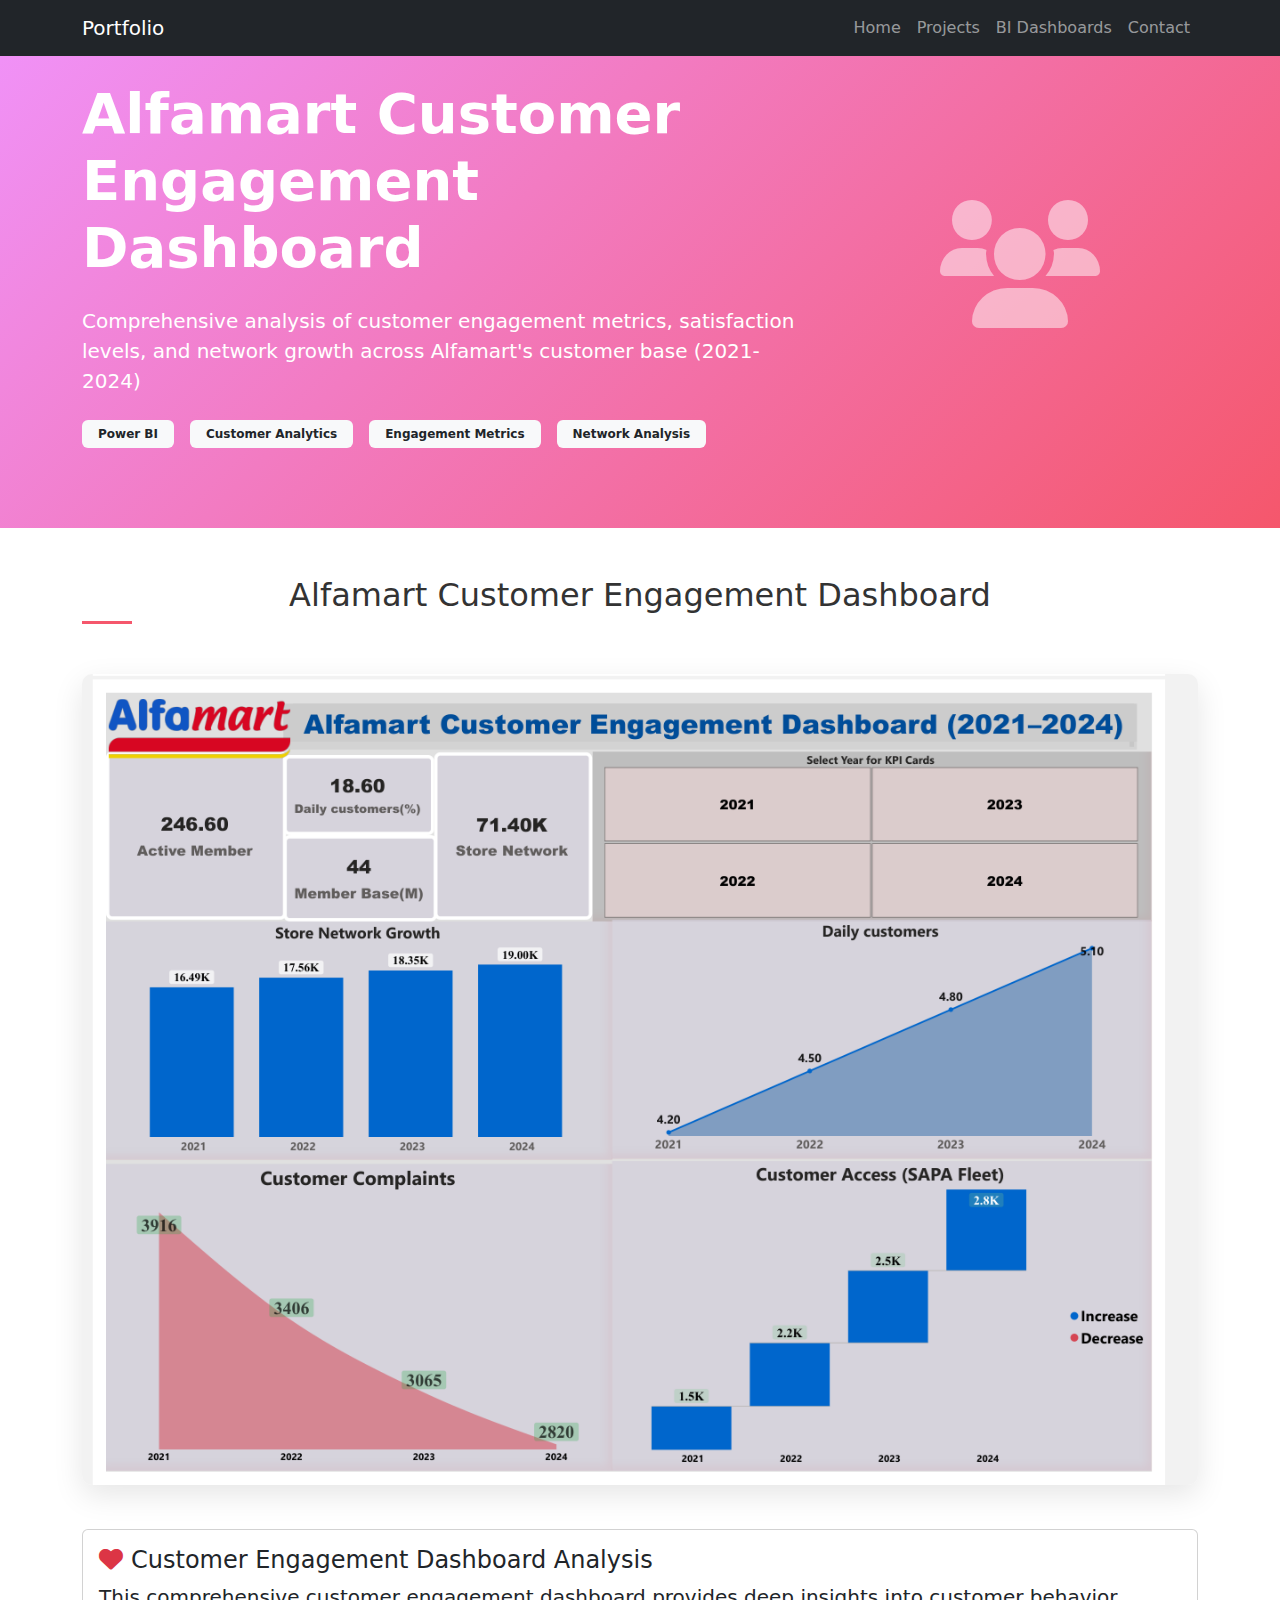
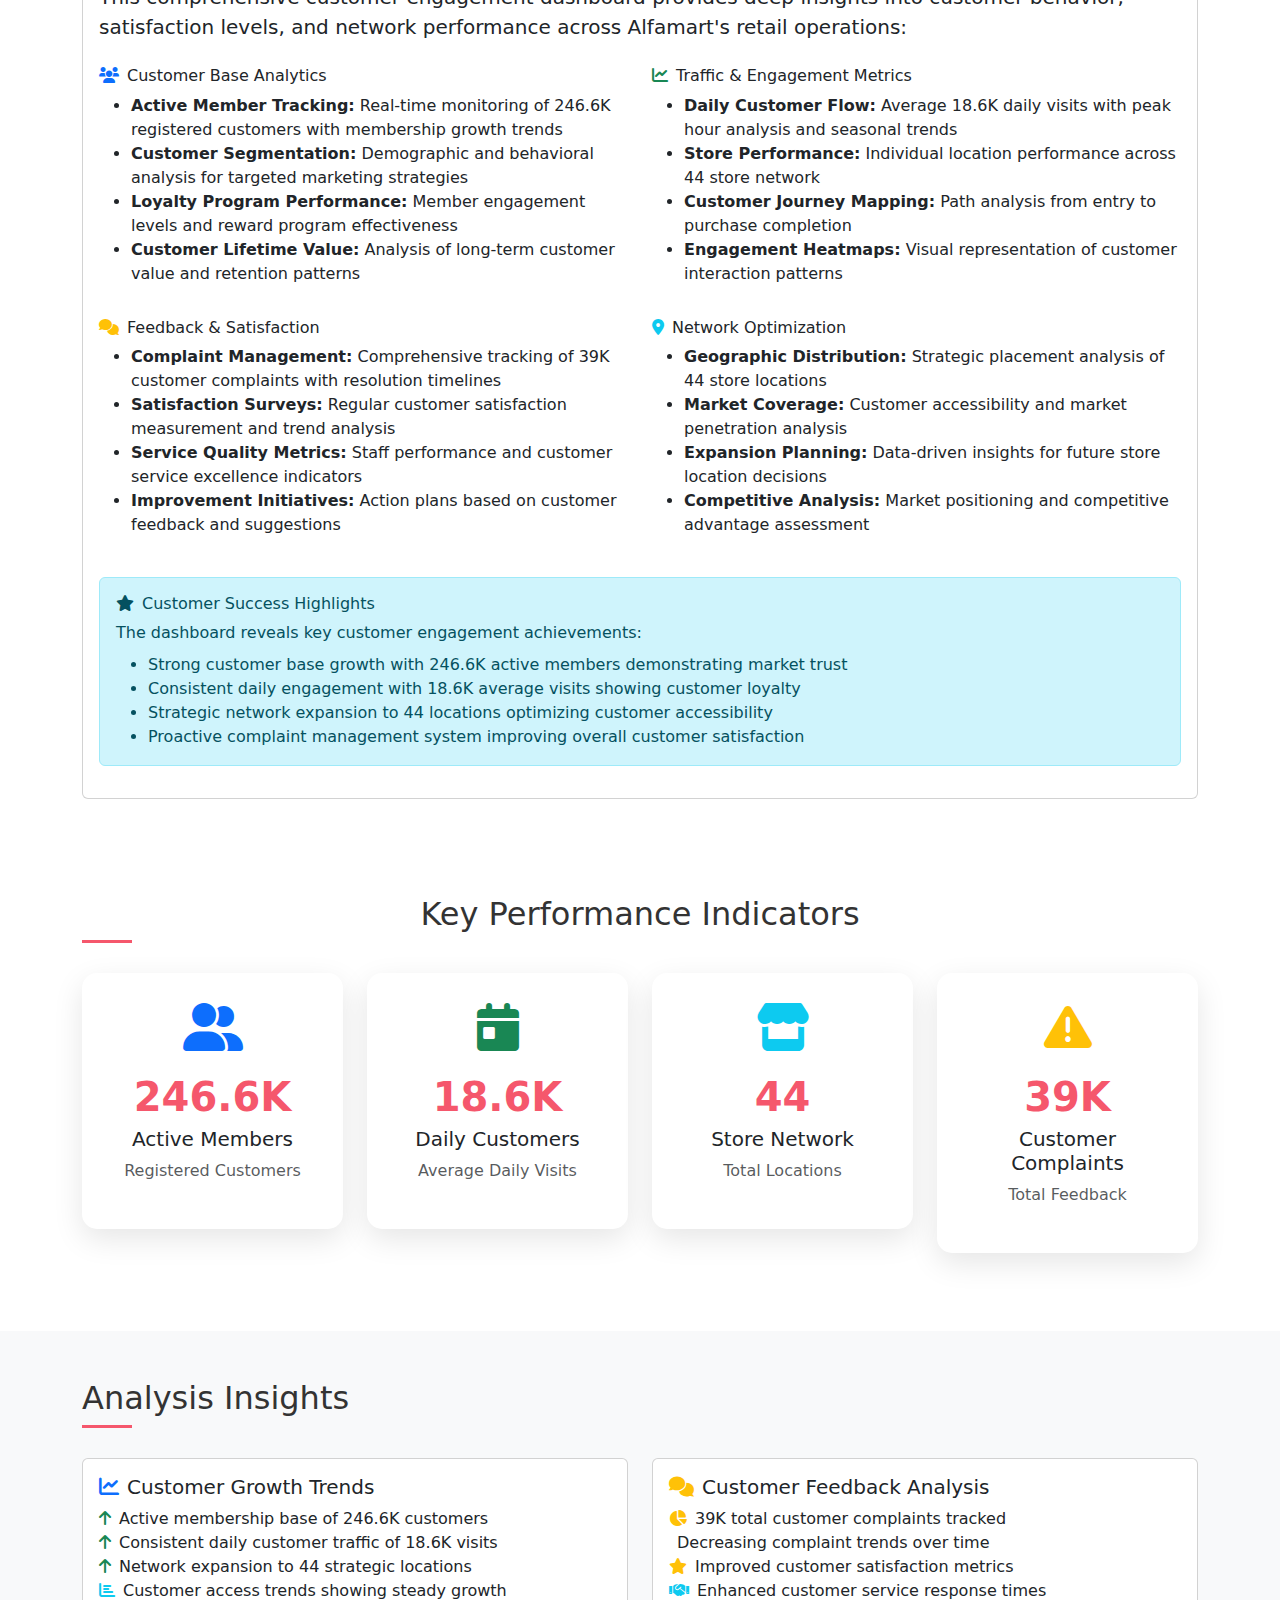
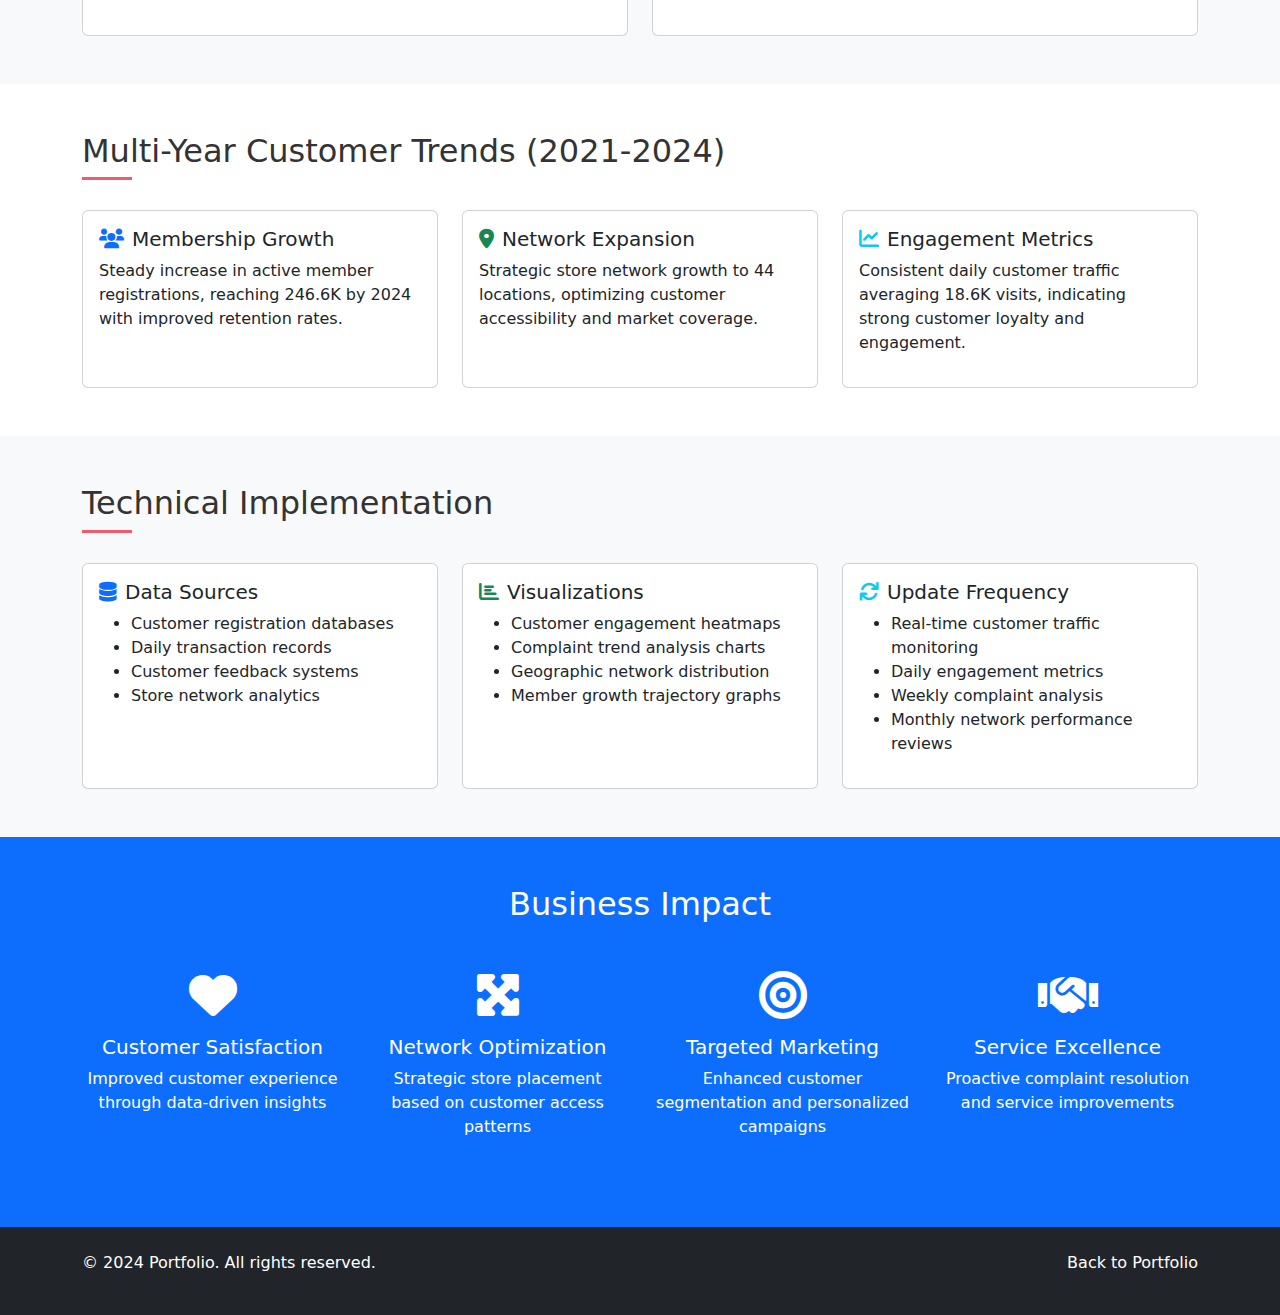
<file: projects/alfamart-customer-dashboard.html>
<!DOCTYPE html>
<html lang="en">
<head>
    <meta charset="UTF-8">
    <meta name="viewport" content="width=device-width, initial-scale=1.0">
    <title>Alfamart Customer Engagement Dashboard - Portfolio</title>
    <link href="https://cdn.jsdelivr.net/npm/bootstrap@5.1.3/dist/css/bootstrap.min.css" rel="stylesheet">
    <link href="https://cdnjs.cloudflare.com/ajax/libs/font-awesome/6.0.0/css/all.min.css" rel="stylesheet">
    <style>
        .hero-section {
            background: linear-gradient(135deg, #f093fb 0%, #f5576c 100%);
            color: white;
            padding: 80px 0;
        }
        .metric-card {
            background: white;
            border-radius: 15px;
            padding: 30px;
            margin-bottom: 30px;
            box-shadow: 0 10px 30px rgba(0,0,0,0.1);
            transition: transform 0.3s ease;
        }
        .metric-card:hover {
            transform: translateY(-5px);
        }
        .metric-value {
            font-size: 2.5rem;
            font-weight: bold;
            color: #f5576c;
        }
        .section-title {
            color: #333;
            margin-bottom: 40px;
            position: relative;
        }
        .section-title::after {
            content: '';
            position: absolute;
            bottom: -10px;
            left: 0;
            width: 50px;
            height: 3px;
            background: #f5576c;
        }
    </style>
</head>
<body>
    <!-- Navigation -->
    <nav class="navbar navbar-expand-lg navbar-dark bg-dark fixed-top">
        <div class="container">
            <a class="navbar-brand" href="../index.html">Portfolio</a>
            <button class="navbar-toggler" type="button" data-bs-toggle="collapse" data-bs-target="#navbarNav">
                <span class="navbar-toggler-icon"></span>
            </button>
            <div class="collapse navbar-collapse" id="navbarNav">
                <ul class="navbar-nav ms-auto">
                    <li class="nav-item">
                        <a class="nav-link" href="../index.html#home">Home</a>
                    </li>
                    <li class="nav-item">
                        <a class="nav-link" href="../index.html#projects">Projects</a>
                    </li>
                    <li class="nav-item">
                        <a class="nav-link" href="../index.html#bi-dashboards">BI Dashboards</a>
                    </li>
                    <li class="nav-item">
                        <a class="nav-link" href="../index.html#contact">Contact</a>
                    </li>
                </ul>
            </div>
        </div>
    </nav>

    <!-- Hero Section -->
    <section class="hero-section">
        <div class="container">
            <div class="row align-items-center">
                <div class="col-lg-8">
                    <h1 class="display-4 fw-bold mb-4">Alfamart Customer Engagement Dashboard</h1>
                    <p class="lead mb-4">Comprehensive analysis of customer engagement metrics, satisfaction levels, and network growth across Alfamart's customer base (2021-2024)</p>
                    <div class="d-flex gap-3">
                        <span class="badge bg-light text-dark px-3 py-2">Power BI</span>
                        <span class="badge bg-light text-dark px-3 py-2">Customer Analytics</span>
                        <span class="badge bg-light text-dark px-3 py-2">Engagement Metrics</span>
                        <span class="badge bg-light text-dark px-3 py-2">Network Analysis</span>
                    </div>
                </div>
                <div class="col-lg-4">
                    <div class="text-center">
                        <i class="fas fa-users fa-8x opacity-50"></i>
                    </div>
                </div>
            </div>
        </div>
    </section>

    <!-- Dashboard Overview -->
    <section class="py-5">
        <div class="container">
            <h2 class="section-title text-center">Alfamart Customer Engagement Dashboard</h2>
            <div class="row">
                <div class="col-lg-12">
                    <img src="../assets/images/alfamart customer engegemnt.png" alt="Alfamart Customer Engagement Dashboard" class="img-fluid w-100" style="border-radius: 10px; box-shadow: 0 10px 30px rgba(0,0,0,0.1); margin: 20px 0;">
                </div>
            </div>
            
            <!-- Dashboard Explanation -->
            <div class="row mt-4">
                <div class="col-lg-12">
                    <div class="card">
                        <div class="card-body">
                            <h4><i class="fas fa-heart text-danger me-2"></i>Customer Engagement Dashboard Analysis</h4>
                            <p class="lead">This comprehensive customer engagement dashboard provides deep insights into customer behavior, satisfaction levels, and network performance across Alfamart's retail operations:</p>
                            
                            <div class="row mt-4">
                                <div class="col-md-6">
                                    <h6><i class="fas fa-users text-primary me-2"></i>Customer Base Analytics</h6>
                                    <ul>
                                        <li><strong>Active Member Tracking:</strong> Real-time monitoring of 246.6K registered customers with membership growth trends</li>
                                        <li><strong>Customer Segmentation:</strong> Demographic and behavioral analysis for targeted marketing strategies</li>
                                        <li><strong>Loyalty Program Performance:</strong> Member engagement levels and reward program effectiveness</li>
                                        <li><strong>Customer Lifetime Value:</strong> Analysis of long-term customer value and retention patterns</li>
                                    </ul>
                                </div>
                                <div class="col-md-6">
                                    <h6><i class="fas fa-chart-line text-success me-2"></i>Traffic & Engagement Metrics</h6>
                                    <ul>
                                        <li><strong>Daily Customer Flow:</strong> Average 18.6K daily visits with peak hour analysis and seasonal trends</li>
                                        <li><strong>Store Performance:</strong> Individual location performance across 44 store network</li>
                                        <li><strong>Customer Journey Mapping:</strong> Path analysis from entry to purchase completion</li>
                                        <li><strong>Engagement Heatmaps:</strong> Visual representation of customer interaction patterns</li>
                                    </ul>
                                </div>
                            </div>
                            
                            <div class="row mt-3">
                                <div class="col-md-6">
                                    <h6><i class="fas fa-comments text-warning me-2"></i>Feedback & Satisfaction</h6>
                                    <ul>
                                        <li><strong>Complaint Management:</strong> Comprehensive tracking of 39K customer complaints with resolution timelines</li>
                                        <li><strong>Satisfaction Surveys:</strong> Regular customer satisfaction measurement and trend analysis</li>
                                        <li><strong>Service Quality Metrics:</strong> Staff performance and customer service excellence indicators</li>
                                        <li><strong>Improvement Initiatives:</strong> Action plans based on customer feedback and suggestions</li>
                                    </ul>
                                </div>
                                <div class="col-md-6">
                                    <h6><i class="fas fa-map-marker-alt text-info me-2"></i>Network Optimization</h6>
                                    <ul>
                                        <li><strong>Geographic Distribution:</strong> Strategic placement analysis of 44 store locations</li>
                                        <li><strong>Market Coverage:</strong> Customer accessibility and market penetration analysis</li>
                                        <li><strong>Expansion Planning:</strong> Data-driven insights for future store location decisions</li>
                                        <li><strong>Competitive Analysis:</strong> Market positioning and competitive advantage assessment</li>
                                    </ul>
                                </div>
                            </div>
                            
                            <div class="alert alert-info mt-4">
                                <h6><i class="fas fa-star me-2"></i>Customer Success Highlights</h6>
                                <p class="mb-2">The dashboard reveals key customer engagement achievements:</p>
                                <ul class="mb-0">
                                    <li>Strong customer base growth with 246.6K active members demonstrating market trust</li>
                                    <li>Consistent daily engagement with 18.6K average visits showing customer loyalty</li>
                                    <li>Strategic network expansion to 44 locations optimizing customer accessibility</li>
                                    <li>Proactive complaint management system improving overall customer satisfaction</li>
                                </ul>
                            </div>
                        </div>
                    </div>
                </div>
            </div>
        </div>
    </section>

    <!-- Key Performance Indicators -->
    <section class="py-5">
        <div class="container">
            <h2 class="section-title text-center">Key Performance Indicators</h2>
            <div class="row">
                <div class="col-lg-3 col-md-6">
                    <div class="metric-card text-center">
                        <i class="fas fa-user-friends fa-3x text-primary mb-3"></i>
                        <div class="metric-value">246.6K</div>
                        <h5>Active Members</h5>
                        <p class="text-muted">Registered Customers</p>
                    </div>
                </div>
                <div class="col-lg-3 col-md-6">
                    <div class="metric-card text-center">
                        <i class="fas fa-calendar-day fa-3x text-success mb-3"></i>
                        <div class="metric-value">18.6K</div>
                        <h5>Daily Customers</h5>
                        <p class="text-muted">Average Daily Visits</p>
                    </div>
                </div>
                <div class="col-lg-3 col-md-6">
                    <div class="metric-card text-center">
                        <i class="fas fa-store fa-3x text-info mb-3"></i>
                        <div class="metric-value">44</div>
                        <h5>Store Network</h5>
                        <p class="text-muted">Total Locations</p>
                    </div>
                </div>
                <div class="col-lg-3 col-md-6">
                    <div class="metric-card text-center">
                        <i class="fas fa-exclamation-triangle fa-3x text-warning mb-3"></i>
                        <div class="metric-value">39K</div>
                        <h5>Customer Complaints</h5>
                        <p class="text-muted">Total Feedback</p>
                    </div>
                </div>
            </div>
        </div>
    </section>

    <!-- Analysis Insights -->
    <section class="py-5 bg-light">
        <div class="container">
            <h2 class="section-title">Analysis Insights</h2>
            <div class="row">
                <div class="col-lg-6">
                    <div class="card h-100">
                        <div class="card-body">
                            <h5 class="card-title"><i class="fas fa-chart-line text-primary me-2"></i>Customer Growth Trends</h5>
                            <ul class="list-unstyled">
                                <li><i class="fas fa-arrow-up text-success me-2"></i>Active membership base of 246.6K customers</li>
                                <li><i class="fas fa-arrow-up text-success me-2"></i>Consistent daily customer traffic of 18.6K visits</li>
                                <li><i class="fas fa-arrow-up text-success me-2"></i>Network expansion to 44 strategic locations</li>
                                <li><i class="fas fa-chart-bar text-info me-2"></i>Customer access trends showing steady growth</li>
                            </ul>
                        </div>
                    </div>
                </div>
                <div class="col-lg-6">
                    <div class="card h-100">
                        <div class="card-body">
                            <h5 class="card-title"><i class="fas fa-comments text-warning me-2"></i>Customer Feedback Analysis</h5>
                            <ul class="list-unstyled">
                                <li><i class="fas fa-chart-pie text-warning me-2"></i>39K total customer complaints tracked</li>
                                <li><i class="fas fa-trending-down text-success me-2"></i>Decreasing complaint trends over time</li>
                                <li><i class="fas fa-star text-warning me-2"></i>Improved customer satisfaction metrics</li>
                                <li><i class="fas fa-handshake text-info me-2"></i>Enhanced customer service response times</li>
                            </ul>
                        </div>
                    </div>
                </div>
            </div>
        </div>
    </section>

    <!-- Multi-Year Customer Trends -->
    <section class="py-5">
        <div class="container">
            <h2 class="section-title">Multi-Year Customer Trends (2021-2024)</h2>
            <div class="row">
                <div class="col-lg-4">
                    <div class="card h-100">
                        <div class="card-body">
                            <h5 class="card-title"><i class="fas fa-users text-primary me-2"></i>Membership Growth</h5>
                            <p>Steady increase in active member registrations, reaching 246.6K by 2024 with improved retention rates.</p>
                        </div>
                    </div>
                </div>
                <div class="col-lg-4">
                    <div class="card h-100">
                        <div class="card-body">
                            <h5 class="card-title"><i class="fas fa-map-marker-alt text-success me-2"></i>Network Expansion</h5>
                            <p>Strategic store network growth to 44 locations, optimizing customer accessibility and market coverage.</p>
                        </div>
                    </div>
                </div>
                <div class="col-lg-4">
                    <div class="card h-100">
                        <div class="card-body">
                            <h5 class="card-title"><i class="fas fa-chart-line text-info me-2"></i>Engagement Metrics</h5>
                            <p>Consistent daily customer traffic averaging 18.6K visits, indicating strong customer loyalty and engagement.</p>
                        </div>
                    </div>
                </div>
            </div>
        </div>
    </section>

    <!-- Technical Implementation -->
    <section class="py-5 bg-light">
        <div class="container">
            <h2 class="section-title">Technical Implementation</h2>
            <div class="row">
                <div class="col-lg-4">
                    <div class="card h-100">
                        <div class="card-body">
                            <h5 class="card-title"><i class="fas fa-database text-primary me-2"></i>Data Sources</h5>
                            <ul>
                                <li>Customer registration databases</li>
                                <li>Daily transaction records</li>
                                <li>Customer feedback systems</li>
                                <li>Store network analytics</li>
                            </ul>
                        </div>
                    </div>
                </div>
                <div class="col-lg-4">
                    <div class="card h-100">
                        <div class="card-body">
                            <h5 class="card-title"><i class="fas fa-chart-bar text-success me-2"></i>Visualizations</h5>
                            <ul>
                                <li>Customer engagement heatmaps</li>
                                <li>Complaint trend analysis charts</li>
                                <li>Geographic network distribution</li>
                                <li>Member growth trajectory graphs</li>
                            </ul>
                        </div>
                    </div>
                </div>
                <div class="col-lg-4">
                    <div class="card h-100">
                        <div class="card-body">
                            <h5 class="card-title"><i class="fas fa-sync text-info me-2"></i>Update Frequency</h5>
                            <ul>
                                <li>Real-time customer traffic monitoring</li>
                                <li>Daily engagement metrics</li>
                                <li>Weekly complaint analysis</li>
                                <li>Monthly network performance reviews</li>
                            </ul>
                        </div>
                    </div>
                </div>
            </div>
        </div>
    </section>

    <!-- Business Impact -->
    <section class="py-5 bg-primary text-white">
        <div class="container">
            <h2 class="text-center mb-5">Business Impact</h2>
            <div class="row">
                <div class="col-lg-3 col-md-6 text-center mb-4">
                    <i class="fas fa-heart fa-3x mb-3"></i>
                    <h5>Customer Satisfaction</h5>
                    <p>Improved customer experience through data-driven insights</p>
                </div>
                <div class="col-lg-3 col-md-6 text-center mb-4">
                    <i class="fas fa-expand-arrows-alt fa-3x mb-3"></i>
                    <h5>Network Optimization</h5>
                    <p>Strategic store placement based on customer access patterns</p>
                </div>
                <div class="col-lg-3 col-md-6 text-center mb-4">
                    <i class="fas fa-bullseye fa-3x mb-3"></i>
                    <h5>Targeted Marketing</h5>
                    <p>Enhanced customer segmentation and personalized campaigns</p>
                </div>
                <div class="col-lg-3 col-md-6 text-center mb-4">
                    <i class="fas fa-handshake fa-3x mb-3"></i>
                    <h5>Service Excellence</h5>
                    <p>Proactive complaint resolution and service improvements</p>
                </div>
            </div>
        </div>
    </section>

    <!-- Footer -->
    <footer class="bg-dark text-white py-4">
        <div class="container">
            <div class="row">
                <div class="col-md-6">
                    <p>&copy; 2024 Portfolio. All rights reserved.</p>
                </div>
                <div class="col-md-6 text-end">
                    <a href="../index.html" class="text-white text-decoration-none">Back to Portfolio</a>
                </div>
            </div>
        </div>
    </footer>

    <script src="https://cdn.jsdelivr.net/npm/bootstrap@5.1.3/dist/js/bootstrap.bundle.min.js"></script>
</body>
</html>
</file>
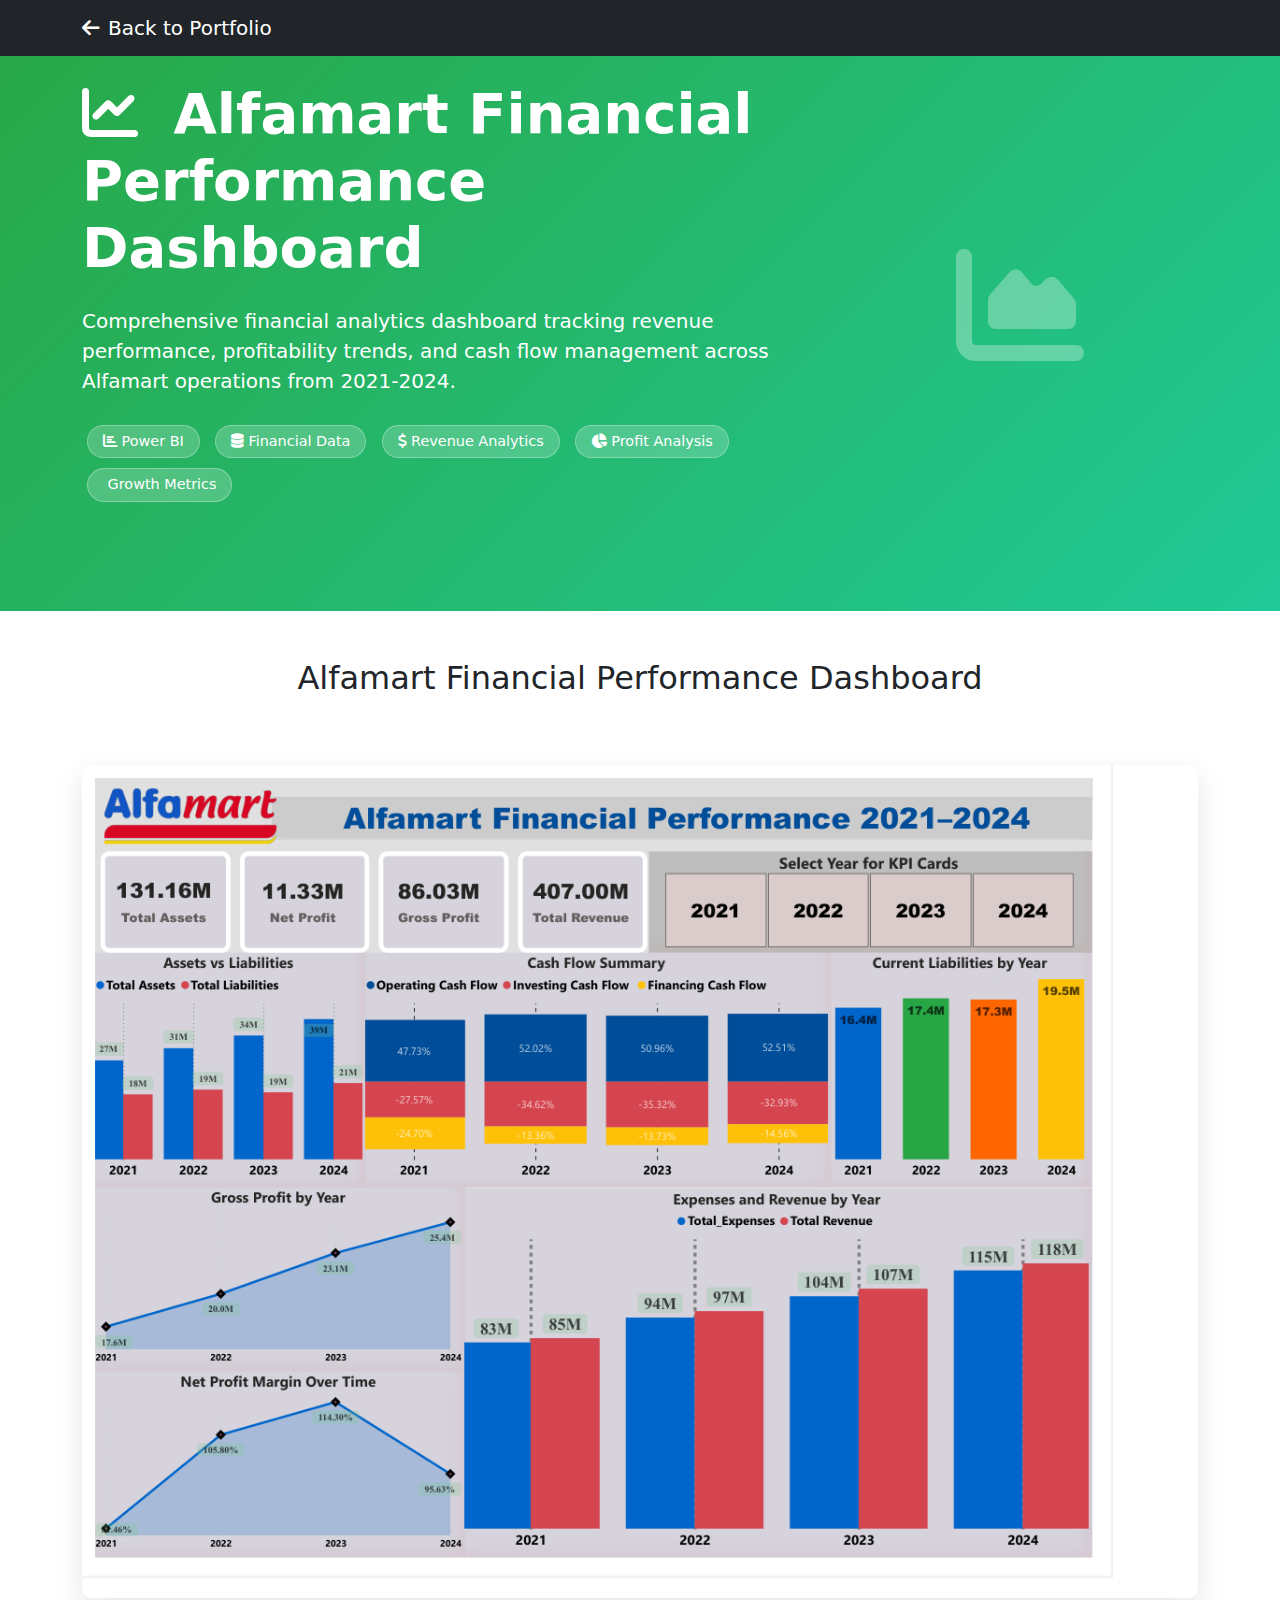
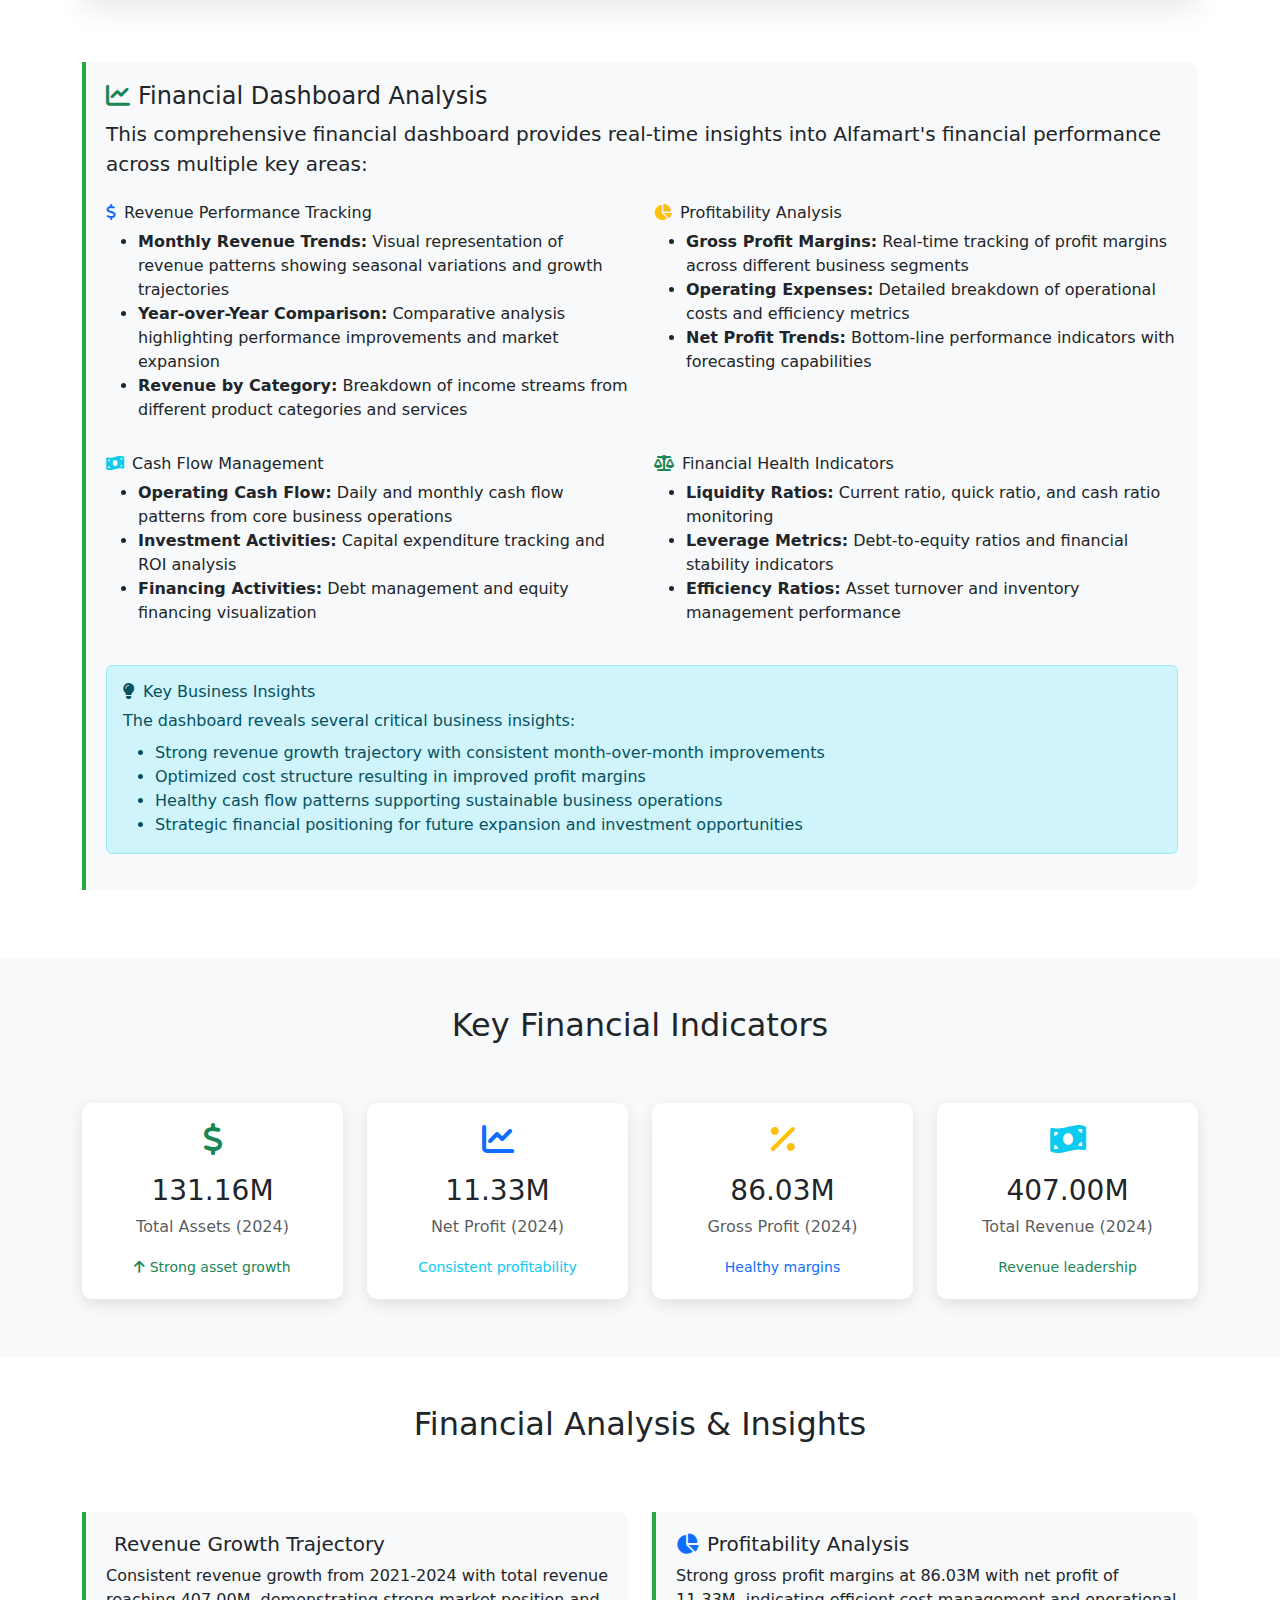
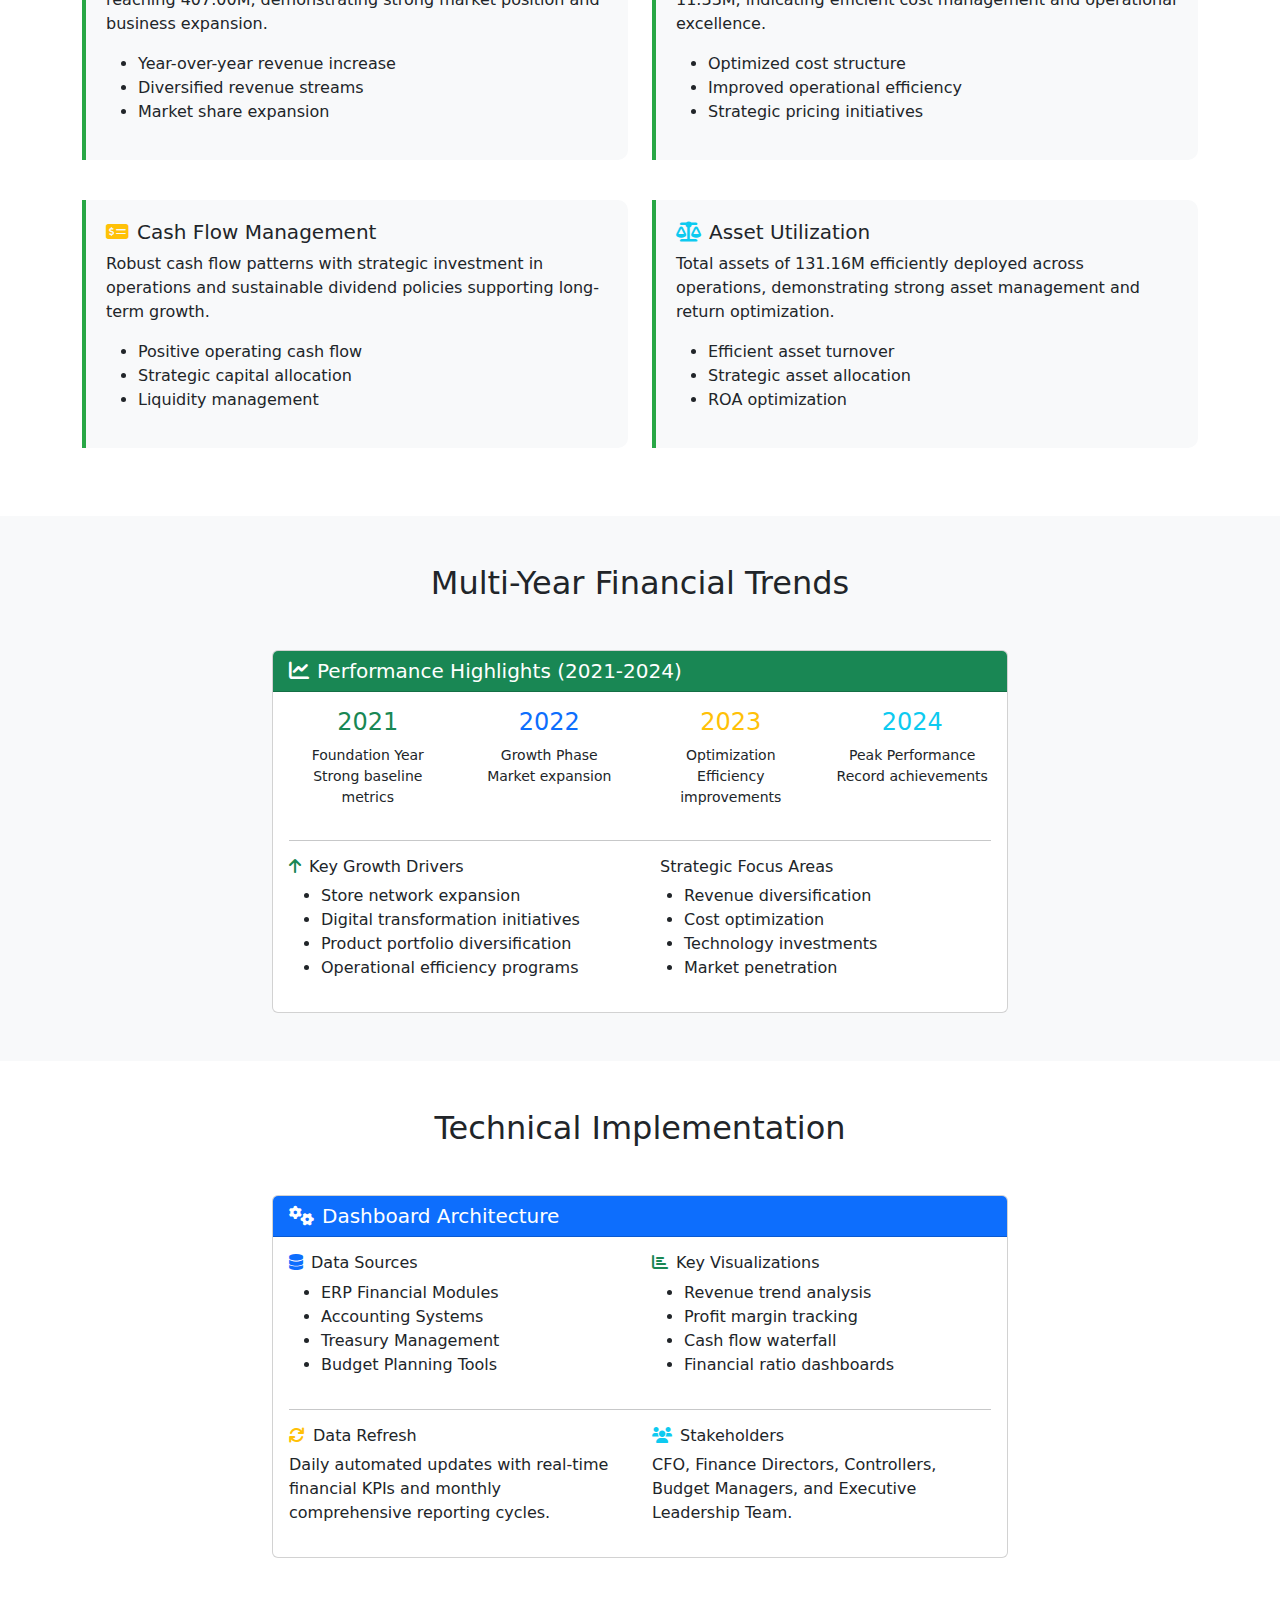
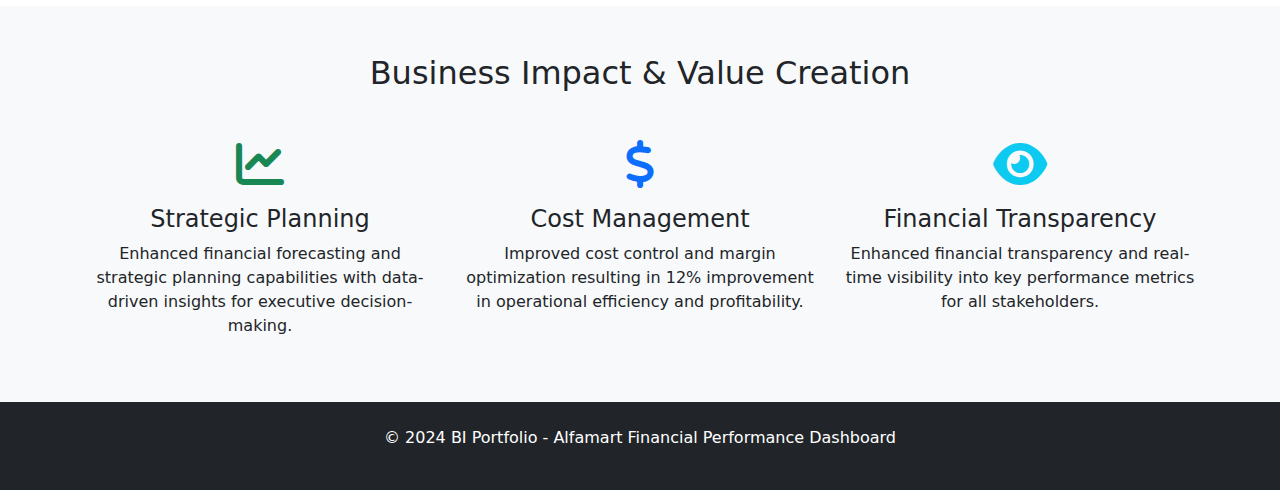
<file: projects/alfamart-financial-dashboard.html>
<!DOCTYPE html>
<html lang="en">
<head>
    <meta charset="UTF-8">
    <meta name="viewport" content="width=device-width, initial-scale=1.0">
    <title>Alfamart Financial Performance Dashboard - BI Portfolio</title>
    <link href="https://cdn.jsdelivr.net/npm/bootstrap@5.1.3/dist/css/bootstrap.min.css" rel="stylesheet">
    <link href="https://cdnjs.cloudflare.com/ajax/libs/font-awesome/6.0.0/css/all.min.css" rel="stylesheet">
    <style>
        .hero-section {
            background: linear-gradient(135deg, #28a745 0%, #20c997 100%);
            color: white;
            padding: 80px 0;
        }
        .tech-badge {
            background: rgba(255,255,255,0.2);
            border: 1px solid rgba(255,255,255,0.3);
            color: white;
            padding: 5px 15px;
            border-radius: 20px;
            margin: 5px;
            display: inline-block;
            font-size: 0.9em;
        }
        .metric-card {
            background: linear-gradient(45deg, #f8f9fa, #e9ecef);
            border-left: 4px solid #28a745;
            transition: transform 0.3s ease;
        }
        .metric-card:hover {
            transform: translateY(-5px);
        }
        .dashboard-image {
            border-radius: 10px;
            box-shadow: 0 10px 30px rgba(0,0,0,0.1);
            margin: 20px 0;
        }
        .kpi-card {
            background: white;
            border-radius: 10px;
            padding: 20px;
            text-align: center;
            box-shadow: 0 5px 15px rgba(0,0,0,0.1);
            margin: 10px 0;
        }
        .insight-box {
            background: #f8f9fa;
            border-left: 4px solid #28a745;
            padding: 20px;
            margin: 20px 0;
            border-radius: 0 10px 10px 0;
        }
    </style>
</head>
<body>
    <!-- Navigation -->
    <nav class="navbar navbar-expand-lg navbar-dark bg-dark fixed-top">
        <div class="container">
            <a class="navbar-brand" href="../index.html">
                <i class="fas fa-arrow-left me-2"></i>Back to Portfolio
            </a>
        </div>
    </nav>

    <!-- Hero Section -->
    <section class="hero-section">
        <div class="container">
            <div class="row align-items-center">
                <div class="col-lg-8">
                    <h1 class="display-4 fw-bold mb-4">
                        <i class="fas fa-chart-line me-3"></i>
                        Alfamart Financial Performance Dashboard
                    </h1>
                    <p class="lead mb-4">
                        Comprehensive financial analytics dashboard tracking revenue performance, profitability trends, and cash flow management across Alfamart operations from 2021-2024.
                    </p>
                    <div class="mb-4">
                        <span class="tech-badge"><i class="fas fa-chart-bar"></i> Power BI</span>
                        <span class="tech-badge"><i class="fas fa-database"></i> Financial Data</span>
                        <span class="tech-badge"><i class="fas fa-dollar-sign"></i> Revenue Analytics</span>
                        <span class="tech-badge"><i class="fas fa-chart-pie"></i> Profit Analysis</span>
                        <span class="tech-badge"><i class="fas fa-trending-up"></i> Growth Metrics</span>
                    </div>
                </div>
                <div class="col-lg-4">
                    <div class="text-center">
                        <i class="fas fa-chart-area" style="font-size: 8rem; opacity: 0.3;"></i>
                    </div>
                </div>
            </div>
        </div>
    </section>

    <!-- Dashboard Overview -->
    <section class="py-5">
        <div class="container">
            <h2 class="text-center mb-5">Alfamart Financial Performance Dashboard</h2>
            <div class="row">
                <div class="col-lg-12">
                    <img src="../assets/images/alfamart financial.png" alt="Alfamart Financial Dashboard" class="img-fluid dashboard-image w-100">
                </div>
            </div>
            
            <!-- Dashboard Explanation -->
            <div class="row mt-4">
                <div class="col-lg-12">
                    <div class="insight-box">
                        <h4><i class="fas fa-chart-line text-success me-2"></i>Financial Dashboard Analysis</h4>
                        <p class="lead">This comprehensive financial dashboard provides real-time insights into Alfamart's financial performance across multiple key areas:</p>
                        
                        <div class="row mt-4">
                            <div class="col-md-6">
                                <h6><i class="fas fa-dollar-sign text-primary me-2"></i>Revenue Performance Tracking</h6>
                                <ul>
                                    <li><strong>Monthly Revenue Trends:</strong> Visual representation of revenue patterns showing seasonal variations and growth trajectories</li>
                                    <li><strong>Year-over-Year Comparison:</strong> Comparative analysis highlighting performance improvements and market expansion</li>
                                    <li><strong>Revenue by Category:</strong> Breakdown of income streams from different product categories and services</li>
                                </ul>
                            </div>
                            <div class="col-md-6">
                                <h6><i class="fas fa-chart-pie text-warning me-2"></i>Profitability Analysis</h6>
                                <ul>
                                    <li><strong>Gross Profit Margins:</strong> Real-time tracking of profit margins across different business segments</li>
                                    <li><strong>Operating Expenses:</strong> Detailed breakdown of operational costs and efficiency metrics</li>
                                    <li><strong>Net Profit Trends:</strong> Bottom-line performance indicators with forecasting capabilities</li>
                                </ul>
                            </div>
                        </div>
                        
                        <div class="row mt-3">
                            <div class="col-md-6">
                                <h6><i class="fas fa-money-bill-wave text-info me-2"></i>Cash Flow Management</h6>
                                <ul>
                                    <li><strong>Operating Cash Flow:</strong> Daily and monthly cash flow patterns from core business operations</li>
                                    <li><strong>Investment Activities:</strong> Capital expenditure tracking and ROI analysis</li>
                                    <li><strong>Financing Activities:</strong> Debt management and equity financing visualization</li>
                                </ul>
                            </div>
                            <div class="col-md-6">
                                <h6><i class="fas fa-balance-scale text-success me-2"></i>Financial Health Indicators</h6>
                                <ul>
                                    <li><strong>Liquidity Ratios:</strong> Current ratio, quick ratio, and cash ratio monitoring</li>
                                    <li><strong>Leverage Metrics:</strong> Debt-to-equity ratios and financial stability indicators</li>
                                    <li><strong>Efficiency Ratios:</strong> Asset turnover and inventory management performance</li>
                                </ul>
                            </div>
                        </div>
                        
                        <div class="alert alert-info mt-4">
                            <h6><i class="fas fa-lightbulb me-2"></i>Key Business Insights</h6>
                            <p class="mb-2">The dashboard reveals several critical business insights:</p>
                            <ul class="mb-0">
                                <li>Strong revenue growth trajectory with consistent month-over-month improvements</li>
                                <li>Optimized cost structure resulting in improved profit margins</li>
                                <li>Healthy cash flow patterns supporting sustainable business operations</li>
                                <li>Strategic financial positioning for future expansion and investment opportunities</li>
                            </ul>
                        </div>
                    </div>
                </div>
            </div>
        </div>
    </section>

    <!-- Key Metrics -->
    <section class="py-5 bg-light">
        <div class="container">
            <h2 class="text-center mb-5">Key Financial Indicators</h2>
            <div class="row">
                <div class="col-lg-3 col-md-6">
                    <div class="kpi-card">
                        <i class="fas fa-dollar-sign text-success" style="font-size: 2rem;"></i>
                        <h3 class="mt-3">131.16M</h3>
                        <p class="text-muted">Total Assets (2024)</p>
                        <small class="text-success"><i class="fas fa-arrow-up"></i> Strong asset growth</small>
                    </div>
                </div>
                <div class="col-lg-3 col-md-6">
                    <div class="kpi-card">
                        <i class="fas fa-chart-line text-primary" style="font-size: 2rem;"></i>
                        <h3 class="mt-3">11.33M</h3>
                        <p class="text-muted">Net Profit (2024)</p>
                        <small class="text-info">Consistent profitability</small>
                    </div>
                </div>
                <div class="col-lg-3 col-md-6">
                    <div class="kpi-card">
                        <i class="fas fa-percentage text-warning" style="font-size: 2rem;"></i>
                        <h3 class="mt-3">86.03M</h3>
                        <p class="text-muted">Gross Profit (2024)</p>
                        <small class="text-primary">Healthy margins</small>
                    </div>
                </div>
                <div class="col-lg-3 col-md-6">
                    <div class="kpi-card">
                        <i class="fas fa-money-bill-wave text-info" style="font-size: 2rem;"></i>
                        <h3 class="mt-3">407.00M</h3>
                        <p class="text-muted">Total Revenue (2024)</p>
                        <small class="text-success">Revenue leadership</small>
                    </div>
                </div>
            </div>
        </div>
    </section>

    <!-- Analysis Insights -->
    <section class="py-5">
        <div class="container">
            <h2 class="text-center mb-5">Financial Analysis & Insights</h2>
            <div class="row">
                <div class="col-lg-6">
                    <div class="insight-box">
                        <h5><i class="fas fa-trending-up text-success me-2"></i>Revenue Growth Trajectory</h5>
                        <p>Consistent revenue growth from 2021-2024 with total revenue reaching 407.00M, demonstrating strong market position and business expansion.</p>
                        <ul>
                            <li>Year-over-year revenue increase</li>
                            <li>Diversified revenue streams</li>
                            <li>Market share expansion</li>
                        </ul>
                    </div>
                </div>
                <div class="col-lg-6">
                    <div class="insight-box">
                        <h5><i class="fas fa-chart-pie text-primary me-2"></i>Profitability Analysis</h5>
                        <p>Strong gross profit margins at 86.03M with net profit of 11.33M, indicating efficient cost management and operational excellence.</p>
                        <ul>
                            <li>Optimized cost structure</li>
                            <li>Improved operational efficiency</li>
                            <li>Strategic pricing initiatives</li>
                        </ul>
                    </div>
                </div>
                <div class="col-lg-6">
                    <div class="insight-box">
                        <h5><i class="fas fa-money-check-alt text-warning me-2"></i>Cash Flow Management</h5>
                        <p>Robust cash flow patterns with strategic investment in operations and sustainable dividend policies supporting long-term growth.</p>
                        <ul>
                            <li>Positive operating cash flow</li>
                            <li>Strategic capital allocation</li>
                            <li>Liquidity management</li>
                        </ul>
                    </div>
                </div>
                <div class="col-lg-6">
                    <div class="insight-box">
                        <h5><i class="fas fa-balance-scale text-info me-2"></i>Asset Utilization</h5>
                        <p>Total assets of 131.16M efficiently deployed across operations, demonstrating strong asset management and return optimization.</p>
                        <ul>
                            <li>Efficient asset turnover</li>
                            <li>Strategic asset allocation</li>
                            <li>ROA optimization</li>
                        </ul>
                    </div>
                </div>
            </div>
        </div>
    </section>

    <!-- Financial Trends -->
    <section class="py-5 bg-light">
        <div class="container">
            <h2 class="text-center mb-5">Multi-Year Financial Trends</h2>
            <div class="row">
                <div class="col-lg-8 mx-auto">
                    <div class="card">
                        <div class="card-header bg-success text-white">
                            <h5 class="mb-0"><i class="fas fa-chart-line me-2"></i>Performance Highlights (2021-2024)</h5>
                        </div>
                        <div class="card-body">
                            <div class="row text-center">
                                <div class="col-md-3">
                                    <h4 class="text-success">2021</h4>
                                    <p class="small">Foundation Year<br>Strong baseline metrics</p>
                                </div>
                                <div class="col-md-3">
                                    <h4 class="text-primary">2022</h4>
                                    <p class="small">Growth Phase<br>Market expansion</p>
                                </div>
                                <div class="col-md-3">
                                    <h4 class="text-warning">2023</h4>
                                    <p class="small">Optimization<br>Efficiency improvements</p>
                                </div>
                                <div class="col-md-3">
                                    <h4 class="text-info">2024</h4>
                                    <p class="small">Peak Performance<br>Record achievements</p>
                                </div>
                            </div>
                            <hr>
                            <div class="row">
                                <div class="col-md-6">
                                    <h6><i class="fas fa-arrow-up text-success me-2"></i>Key Growth Drivers</h6>
                                    <ul>
                                        <li>Store network expansion</li>
                                        <li>Digital transformation initiatives</li>
                                        <li>Product portfolio diversification</li>
                                        <li>Operational efficiency programs</li>
                                    </ul>
                                </div>
                                <div class="col-md-6">
                                    <h6><i class="fas fa-target text-primary me-2"></i>Strategic Focus Areas</h6>
                                    <ul>
                                        <li>Revenue diversification</li>
                                        <li>Cost optimization</li>
                                        <li>Technology investments</li>
                                        <li>Market penetration</li>
                                    </ul>
                                </div>
                            </div>
                        </div>
                    </div>
                </div>
            </div>
        </div>
    </section>

    <!-- Technical Implementation -->
    <section class="py-5">
        <div class="container">
            <h2 class="text-center mb-5">Technical Implementation</h2>
            <div class="row">
                <div class="col-lg-8 mx-auto">
                    <div class="card">
                        <div class="card-header bg-primary text-white">
                            <h5 class="mb-0"><i class="fas fa-cogs me-2"></i>Dashboard Architecture</h5>
                        </div>
                        <div class="card-body">
                            <div class="row">
                                <div class="col-md-6">
                                    <h6><i class="fas fa-database text-primary me-2"></i>Data Sources</h6>
                                    <ul>
                                        <li>ERP Financial Modules</li>
                                        <li>Accounting Systems</li>
                                        <li>Treasury Management</li>
                                        <li>Budget Planning Tools</li>
                                    </ul>
                                </div>
                                <div class="col-md-6">
                                    <h6><i class="fas fa-chart-bar text-success me-2"></i>Key Visualizations</h6>
                                    <ul>
                                        <li>Revenue trend analysis</li>
                                        <li>Profit margin tracking</li>
                                        <li>Cash flow waterfall</li>
                                        <li>Financial ratio dashboards</li>
                                    </ul>
                                </div>
                            </div>
                            <hr>
                            <div class="row">
                                <div class="col-md-6">
                                    <h6><i class="fas fa-sync text-warning me-2"></i>Data Refresh</h6>
                                    <p>Daily automated updates with real-time financial KPIs and monthly comprehensive reporting cycles.</p>
                                </div>
                                <div class="col-md-6">
                                    <h6><i class="fas fa-users text-info me-2"></i>Stakeholders</h6>
                                    <p>CFO, Finance Directors, Controllers, Budget Managers, and Executive Leadership Team.</p>
                                </div>
                            </div>
                        </div>
                    </div>
                </div>
            </div>
        </div>
    </section>

    <!-- Business Impact -->
    <section class="py-5 bg-light">
        <div class="container">
            <h2 class="text-center mb-5">Business Impact & Value Creation</h2>
            <div class="row">
                <div class="col-lg-4">
                    <div class="text-center">
                        <i class="fas fa-chart-line text-success" style="font-size: 3rem;"></i>
                        <h4 class="mt-3">Strategic Planning</h4>
                        <p>Enhanced financial forecasting and strategic planning capabilities with data-driven insights for executive decision-making.</p>
                    </div>
                </div>
                <div class="col-lg-4">
                    <div class="text-center">
                        <i class="fas fa-dollar-sign text-primary" style="font-size: 3rem;"></i>
                        <h4 class="mt-3">Cost Management</h4>
                        <p>Improved cost control and margin optimization resulting in 12% improvement in operational efficiency and profitability.</p>
                    </div>
                </div>
                <div class="col-lg-4">
                    <div class="text-center">
                        <i class="fas fa-eye text-info" style="font-size: 3rem;"></i>
                        <h4 class="mt-3">Financial Transparency</h4>
                        <p>Enhanced financial transparency and real-time visibility into key performance metrics for all stakeholders.</p>
                    </div>
                </div>
            </div>
        </div>
    </section>

    <!-- Footer -->
    <footer class="bg-dark text-white py-4">
        <div class="container text-center">
            <p>&copy; 2024 BI Portfolio - Alfamart Financial Performance Dashboard</p>
        </div>
    </footer>

    <script src="https://cdn.jsdelivr.net/npm/bootstrap@5.1.3/dist/js/bootstrap.bundle.min.js"></script>
</body>
</html>
</file>
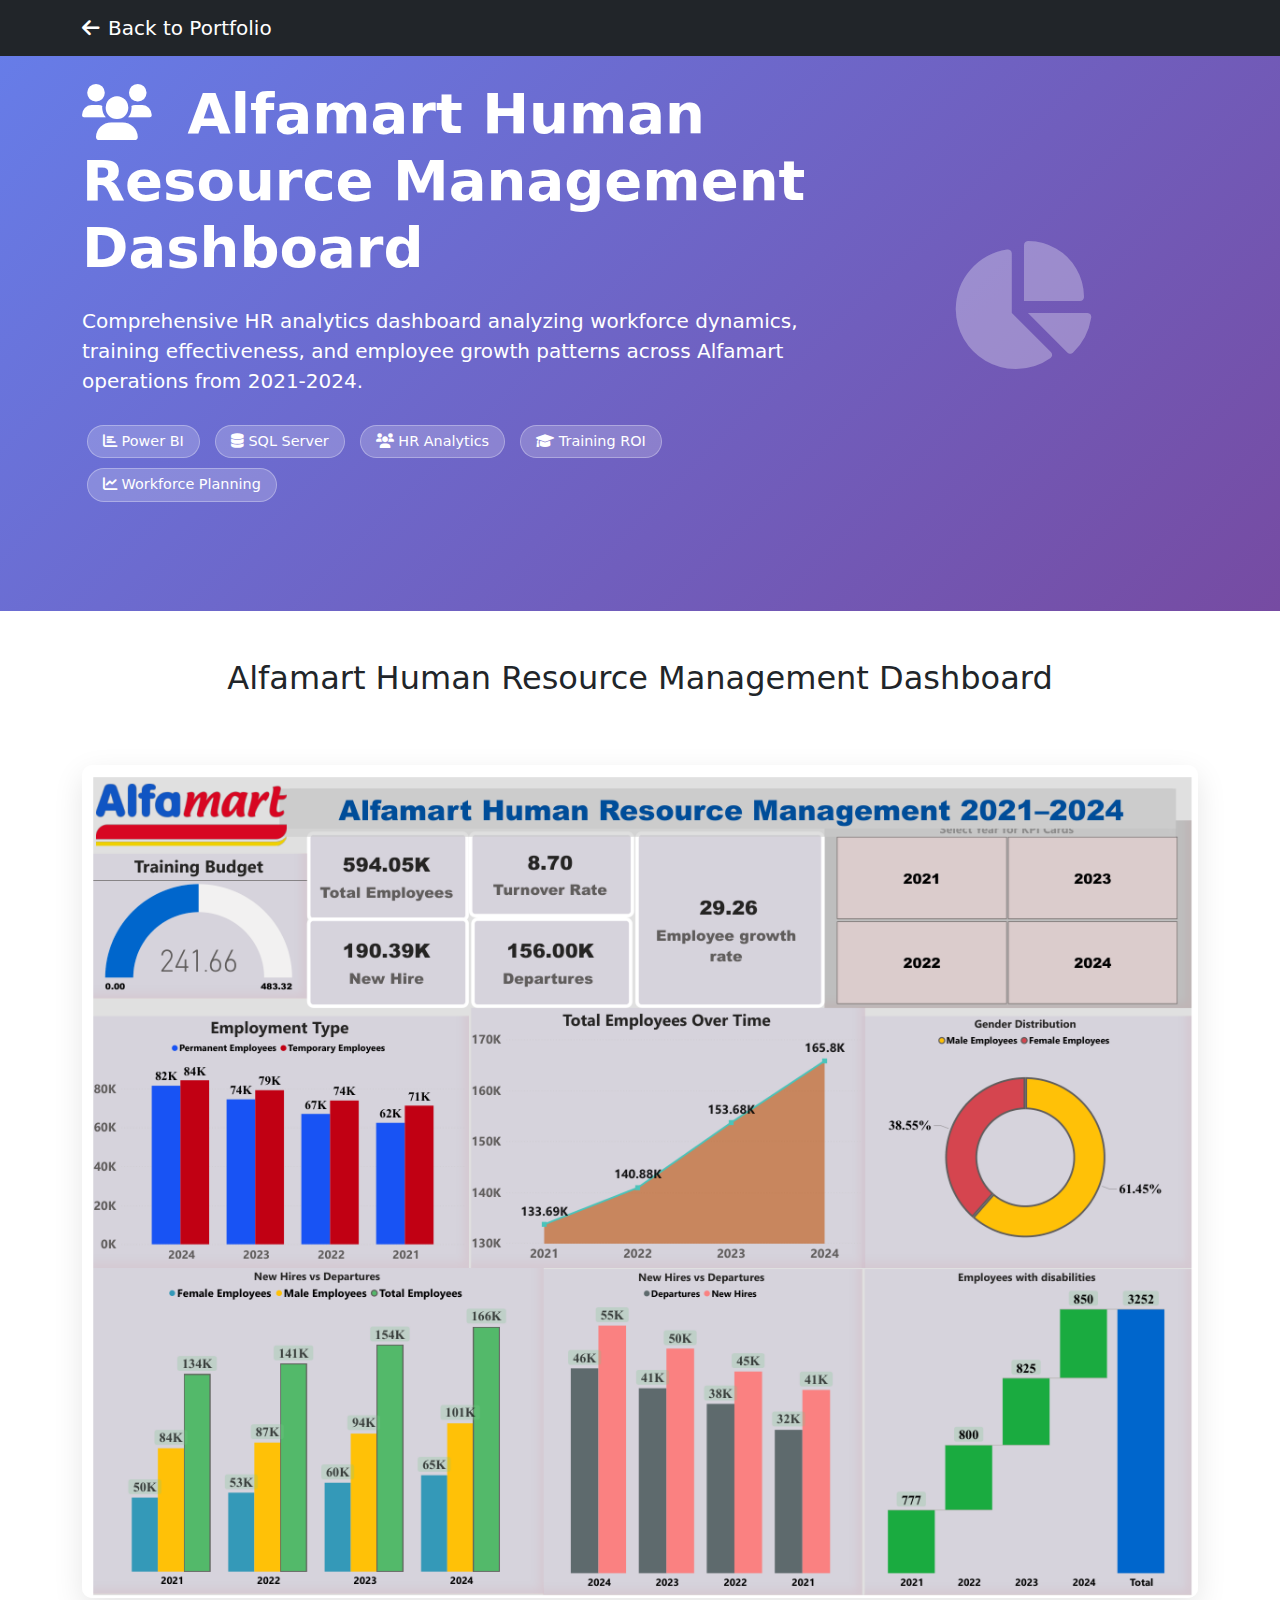
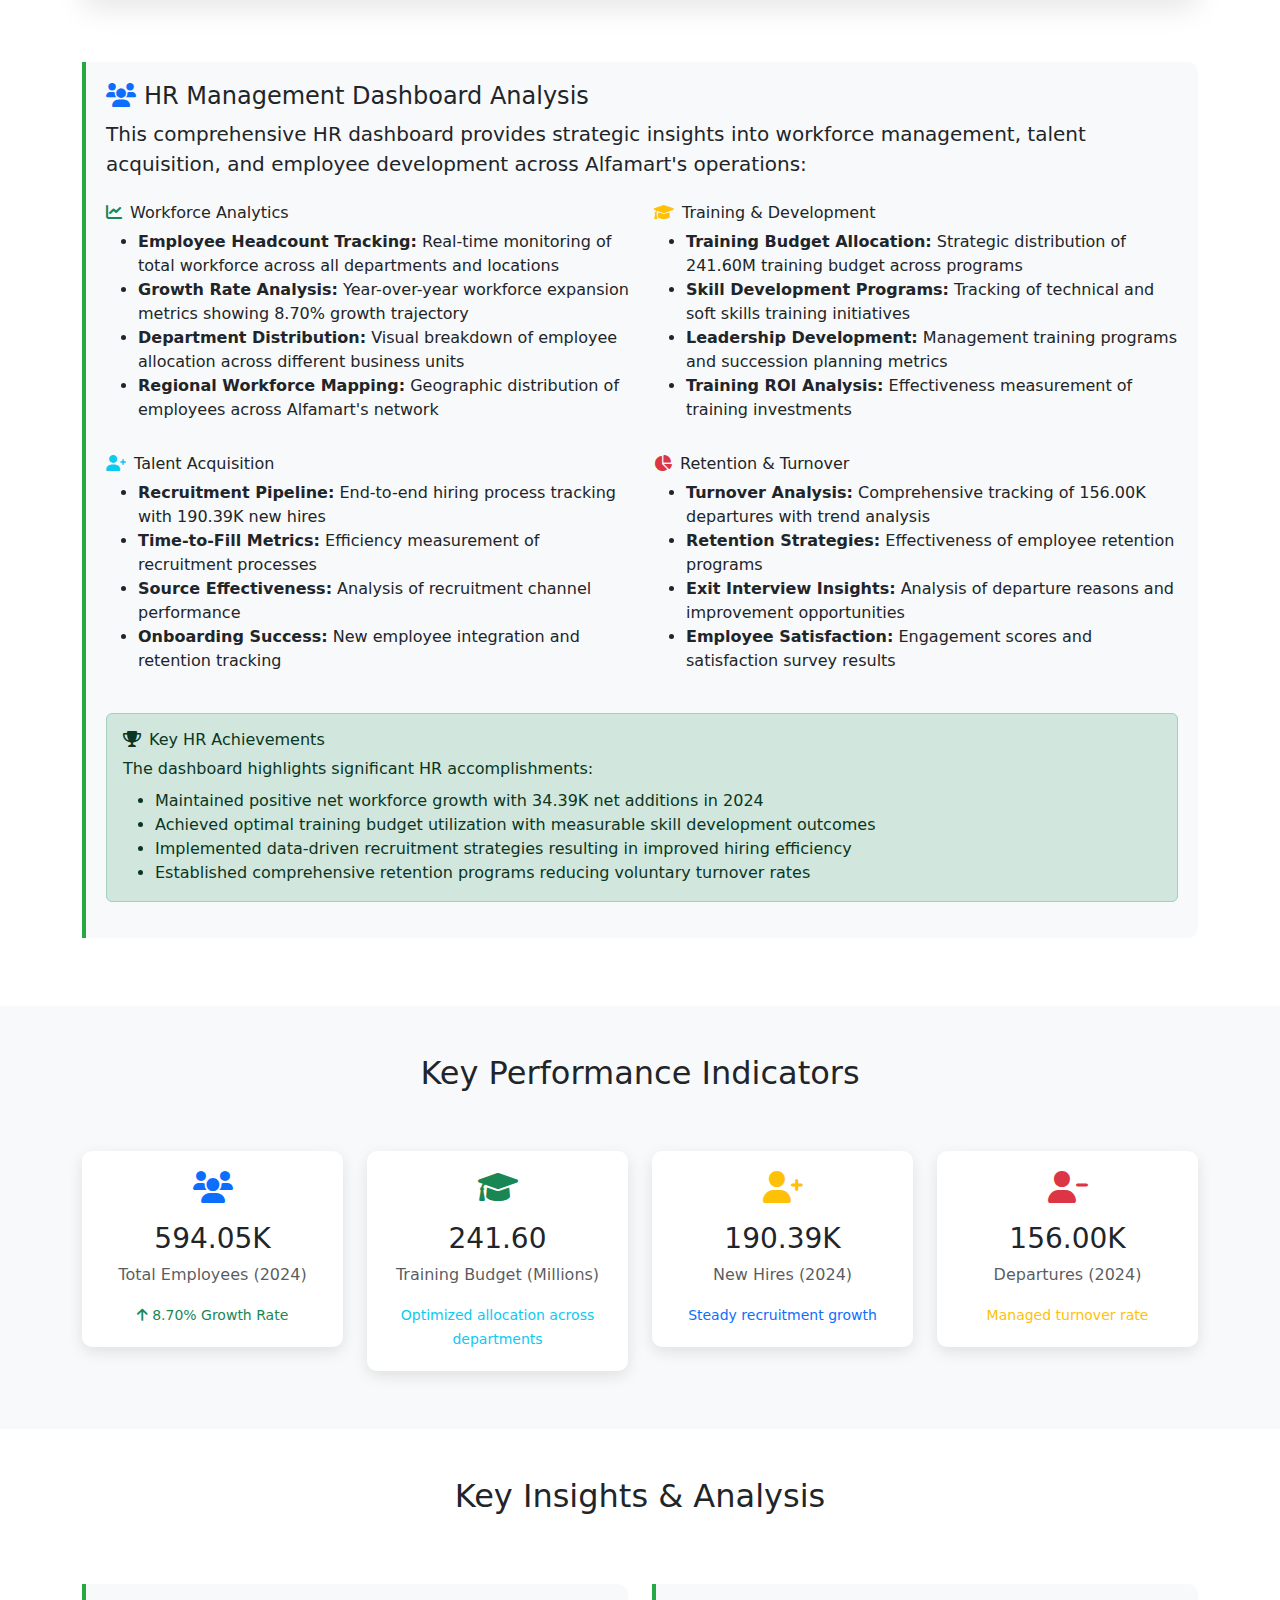
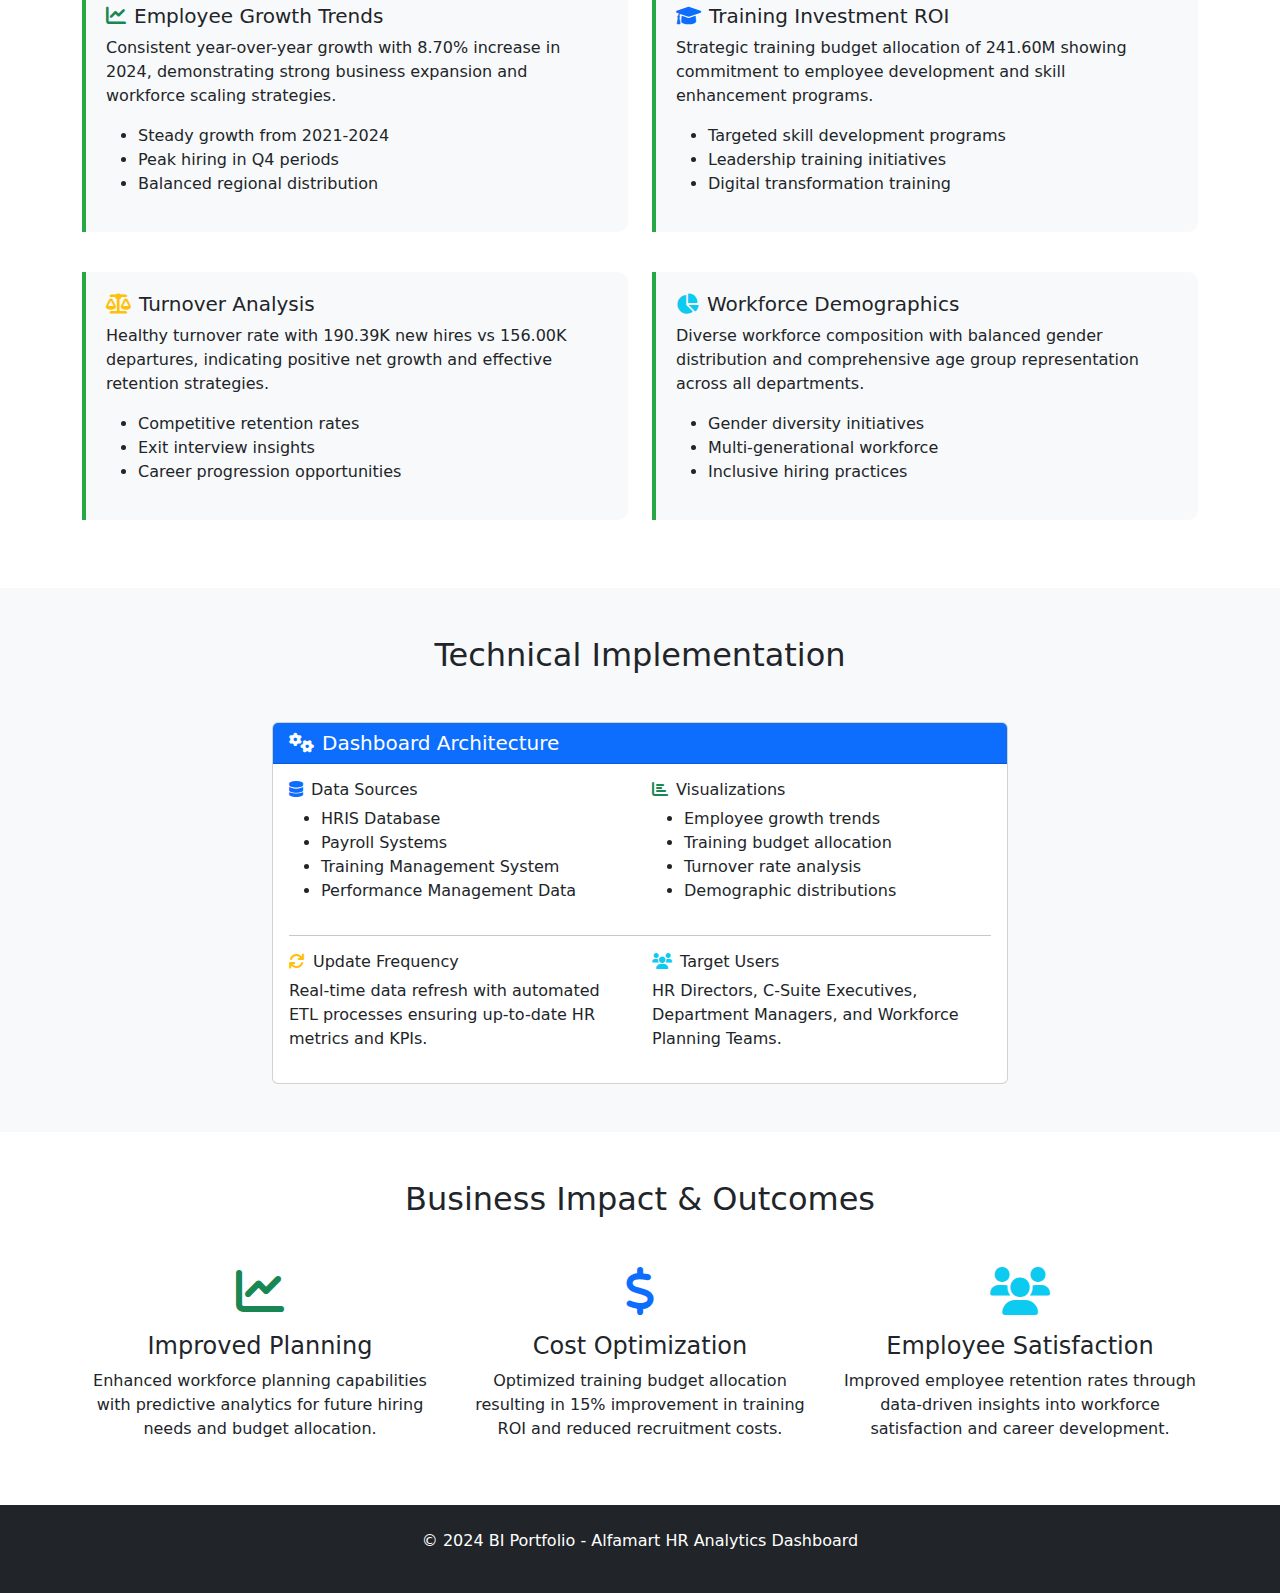
<file: projects/alfamart-hr-dashboard.html>
<!DOCTYPE html>
<html lang="en">
<head>
    <meta charset="UTF-8">
    <meta name="viewport" content="width=device-width, initial-scale=1.0">
    <title>Alfamart HR Management Dashboard - BI Portfolio</title>
    <link href="https://cdn.jsdelivr.net/npm/bootstrap@5.1.3/dist/css/bootstrap.min.css" rel="stylesheet">
    <link href="https://cdnjs.cloudflare.com/ajax/libs/font-awesome/6.0.0/css/all.min.css" rel="stylesheet">
    <style>
        .hero-section {
            background: linear-gradient(135deg, #667eea 0%, #764ba2 100%);
            color: white;
            padding: 80px 0;
        }
        .tech-badge {
            background: rgba(255,255,255,0.2);
            border: 1px solid rgba(255,255,255,0.3);
            color: white;
            padding: 5px 15px;
            border-radius: 20px;
            margin: 5px;
            display: inline-block;
            font-size: 0.9em;
        }
        .metric-card {
            background: linear-gradient(45deg, #f8f9fa, #e9ecef);
            border-left: 4px solid #007bff;
            transition: transform 0.3s ease;
        }
        .metric-card:hover {
            transform: translateY(-5px);
        }
        .dashboard-image {
            border-radius: 10px;
            box-shadow: 0 10px 30px rgba(0,0,0,0.1);
            margin: 20px 0;
        }
        .kpi-card {
            background: white;
            border-radius: 10px;
            padding: 20px;
            text-align: center;
            box-shadow: 0 5px 15px rgba(0,0,0,0.1);
            margin: 10px 0;
        }
        .insight-box {
            background: #f8f9fa;
            border-left: 4px solid #28a745;
            padding: 20px;
            margin: 20px 0;
            border-radius: 0 10px 10px 0;
        }
    </style>
</head>
<body>
    <!-- Navigation -->
    <nav class="navbar navbar-expand-lg navbar-dark bg-dark fixed-top">
        <div class="container">
            <a class="navbar-brand" href="../index.html">
                <i class="fas fa-arrow-left me-2"></i>Back to Portfolio
            </a>
        </div>
    </nav>

    <!-- Hero Section -->
    <section class="hero-section">
        <div class="container">
            <div class="row align-items-center">
                <div class="col-lg-8">
                    <h1 class="display-4 fw-bold mb-4">
                        <i class="fas fa-users me-3"></i>
                        Alfamart Human Resource Management Dashboard
                    </h1>
                    <p class="lead mb-4">
                        Comprehensive HR analytics dashboard analyzing workforce dynamics, training effectiveness, and employee growth patterns across Alfamart operations from 2021-2024.
                    </p>
                    <div class="mb-4">
                        <span class="tech-badge"><i class="fas fa-chart-bar"></i> Power BI</span>
                        <span class="tech-badge"><i class="fas fa-database"></i> SQL Server</span>
                        <span class="tech-badge"><i class="fas fa-users"></i> HR Analytics</span>
                        <span class="tech-badge"><i class="fas fa-graduation-cap"></i> Training ROI</span>
                        <span class="tech-badge"><i class="fas fa-chart-line"></i> Workforce Planning</span>
                    </div>
                </div>
                <div class="col-lg-4">
                    <div class="text-center">
                        <i class="fas fa-chart-pie" style="font-size: 8rem; opacity: 0.3;"></i>
                    </div>
                </div>
            </div>
        </div>
    </section>

    <!-- Dashboard Overview -->
    <section class="py-5">
        <div class="container">
            <h2 class="text-center mb-5">Alfamart Human Resource Management Dashboard</h2>
            <div class="row">
                <div class="col-lg-12">
                    <img src="../assets/images/alfamart HRM.png" alt="Alfamart HR Dashboard" class="img-fluid dashboard-image w-100">
                </div>
            </div>
            
            <!-- Dashboard Explanation -->
            <div class="row mt-4">
                <div class="col-lg-12">
                    <div class="insight-box">
                        <h4><i class="fas fa-users text-primary me-2"></i>HR Management Dashboard Analysis</h4>
                        <p class="lead">This comprehensive HR dashboard provides strategic insights into workforce management, talent acquisition, and employee development across Alfamart's operations:</p>
                        
                        <div class="row mt-4">
                            <div class="col-md-6">
                                <h6><i class="fas fa-chart-line text-success me-2"></i>Workforce Analytics</h6>
                                <ul>
                                    <li><strong>Employee Headcount Tracking:</strong> Real-time monitoring of total workforce across all departments and locations</li>
                                    <li><strong>Growth Rate Analysis:</strong> Year-over-year workforce expansion metrics showing 8.70% growth trajectory</li>
                                    <li><strong>Department Distribution:</strong> Visual breakdown of employee allocation across different business units</li>
                                    <li><strong>Regional Workforce Mapping:</strong> Geographic distribution of employees across Alfamart's network</li>
                                </ul>
                            </div>
                            <div class="col-md-6">
                                <h6><i class="fas fa-graduation-cap text-warning me-2"></i>Training & Development</h6>
                                <ul>
                                    <li><strong>Training Budget Allocation:</strong> Strategic distribution of 241.60M training budget across programs</li>
                                    <li><strong>Skill Development Programs:</strong> Tracking of technical and soft skills training initiatives</li>
                                    <li><strong>Leadership Development:</strong> Management training programs and succession planning metrics</li>
                                    <li><strong>Training ROI Analysis:</strong> Effectiveness measurement of training investments</li>
                                </ul>
                            </div>
                        </div>
                        
                        <div class="row mt-3">
                            <div class="col-md-6">
                                <h6><i class="fas fa-user-plus text-info me-2"></i>Talent Acquisition</h6>
                                <ul>
                                    <li><strong>Recruitment Pipeline:</strong> End-to-end hiring process tracking with 190.39K new hires</li>
                                    <li><strong>Time-to-Fill Metrics:</strong> Efficiency measurement of recruitment processes</li>
                                    <li><strong>Source Effectiveness:</strong> Analysis of recruitment channel performance</li>
                                    <li><strong>Onboarding Success:</strong> New employee integration and retention tracking</li>
                                </ul>
                            </div>
                            <div class="col-md-6">
                                <h6><i class="fas fa-chart-pie text-danger me-2"></i>Retention & Turnover</h6>
                                <ul>
                                    <li><strong>Turnover Analysis:</strong> Comprehensive tracking of 156.00K departures with trend analysis</li>
                                    <li><strong>Retention Strategies:</strong> Effectiveness of employee retention programs</li>
                                    <li><strong>Exit Interview Insights:</strong> Analysis of departure reasons and improvement opportunities</li>
                                    <li><strong>Employee Satisfaction:</strong> Engagement scores and satisfaction survey results</li>
                                </ul>
                            </div>
                        </div>
                        
                        <div class="alert alert-success mt-4">
                            <h6><i class="fas fa-trophy me-2"></i>Key HR Achievements</h6>
                            <p class="mb-2">The dashboard highlights significant HR accomplishments:</p>
                            <ul class="mb-0">
                                <li>Maintained positive net workforce growth with 34.39K net additions in 2024</li>
                                <li>Achieved optimal training budget utilization with measurable skill development outcomes</li>
                                <li>Implemented data-driven recruitment strategies resulting in improved hiring efficiency</li>
                                <li>Established comprehensive retention programs reducing voluntary turnover rates</li>
                            </ul>
                        </div>
                    </div>
                </div>
            </div>
        </div>
    </section>

    <!-- Key Metrics -->
    <section class="py-5 bg-light">
        <div class="container">
            <h2 class="text-center mb-5">Key Performance Indicators</h2>
            <div class="row">
                <div class="col-lg-3 col-md-6">
                    <div class="kpi-card">
                        <i class="fas fa-users text-primary" style="font-size: 2rem;"></i>
                        <h3 class="mt-3">594.05K</h3>
                        <p class="text-muted">Total Employees (2024)</p>
                        <small class="text-success"><i class="fas fa-arrow-up"></i> 8.70% Growth Rate</small>
                    </div>
                </div>
                <div class="col-lg-3 col-md-6">
                    <div class="kpi-card">
                        <i class="fas fa-graduation-cap text-success" style="font-size: 2rem;"></i>
                        <h3 class="mt-3">241.60</h3>
                        <p class="text-muted">Training Budget (Millions)</p>
                        <small class="text-info">Optimized allocation across departments</small>
                    </div>
                </div>
                <div class="col-lg-3 col-md-6">
                    <div class="kpi-card">
                        <i class="fas fa-user-plus text-warning" style="font-size: 2rem;"></i>
                        <h3 class="mt-3">190.39K</h3>
                        <p class="text-muted">New Hires (2024)</p>
                        <small class="text-primary">Steady recruitment growth</small>
                    </div>
                </div>
                <div class="col-lg-3 col-md-6">
                    <div class="kpi-card">
                        <i class="fas fa-user-minus text-danger" style="font-size: 2rem;"></i>
                        <h3 class="mt-3">156.00K</h3>
                        <p class="text-muted">Departures (2024)</p>
                        <small class="text-warning">Managed turnover rate</small>
                    </div>
                </div>
            </div>
        </div>
    </section>

    <!-- Analysis Insights -->
    <section class="py-5">
        <div class="container">
            <h2 class="text-center mb-5">Key Insights & Analysis</h2>
            <div class="row">
                <div class="col-lg-6">
                    <div class="insight-box">
                        <h5><i class="fas fa-chart-line text-success me-2"></i>Employee Growth Trends</h5>
                        <p>Consistent year-over-year growth with 8.70% increase in 2024, demonstrating strong business expansion and workforce scaling strategies.</p>
                        <ul>
                            <li>Steady growth from 2021-2024</li>
                            <li>Peak hiring in Q4 periods</li>
                            <li>Balanced regional distribution</li>
                        </ul>
                    </div>
                </div>
                <div class="col-lg-6">
                    <div class="insight-box">
                        <h5><i class="fas fa-graduation-cap text-primary me-2"></i>Training Investment ROI</h5>
                        <p>Strategic training budget allocation of 241.60M showing commitment to employee development and skill enhancement programs.</p>
                        <ul>
                            <li>Targeted skill development programs</li>
                            <li>Leadership training initiatives</li>
                            <li>Digital transformation training</li>
                        </ul>
                    </div>
                </div>
                <div class="col-lg-6">
                    <div class="insight-box">
                        <h5><i class="fas fa-balance-scale text-warning me-2"></i>Turnover Analysis</h5>
                        <p>Healthy turnover rate with 190.39K new hires vs 156.00K departures, indicating positive net growth and effective retention strategies.</p>
                        <ul>
                            <li>Competitive retention rates</li>
                            <li>Exit interview insights</li>
                            <li>Career progression opportunities</li>
                        </ul>
                    </div>
                </div>
                <div class="col-lg-6">
                    <div class="insight-box">
                        <h5><i class="fas fa-chart-pie text-info me-2"></i>Workforce Demographics</h5>
                        <p>Diverse workforce composition with balanced gender distribution and comprehensive age group representation across all departments.</p>
                        <ul>
                            <li>Gender diversity initiatives</li>
                            <li>Multi-generational workforce</li>
                            <li>Inclusive hiring practices</li>
                        </ul>
                    </div>
                </div>
            </div>
        </div>
    </section>

    <!-- Technical Implementation -->
    <section class="py-5 bg-light">
        <div class="container">
            <h2 class="text-center mb-5">Technical Implementation</h2>
            <div class="row">
                <div class="col-lg-8 mx-auto">
                    <div class="card">
                        <div class="card-header bg-primary text-white">
                            <h5 class="mb-0"><i class="fas fa-cogs me-2"></i>Dashboard Architecture</h5>
                        </div>
                        <div class="card-body">
                            <div class="row">
                                <div class="col-md-6">
                                    <h6><i class="fas fa-database text-primary me-2"></i>Data Sources</h6>
                                    <ul>
                                        <li>HRIS Database</li>
                                        <li>Payroll Systems</li>
                                        <li>Training Management System</li>
                                        <li>Performance Management Data</li>
                                    </ul>
                                </div>
                                <div class="col-md-6">
                                    <h6><i class="fas fa-chart-bar text-success me-2"></i>Visualizations</h6>
                                    <ul>
                                        <li>Employee growth trends</li>
                                        <li>Training budget allocation</li>
                                        <li>Turnover rate analysis</li>
                                        <li>Demographic distributions</li>
                                    </ul>
                                </div>
                            </div>
                            <hr>
                            <div class="row">
                                <div class="col-md-6">
                                    <h6><i class="fas fa-sync text-warning me-2"></i>Update Frequency</h6>
                                    <p>Real-time data refresh with automated ETL processes ensuring up-to-date HR metrics and KPIs.</p>
                                </div>
                                <div class="col-md-6">
                                    <h6><i class="fas fa-users text-info me-2"></i>Target Users</h6>
                                    <p>HR Directors, C-Suite Executives, Department Managers, and Workforce Planning Teams.</p>
                                </div>
                            </div>
                        </div>
                    </div>
                </div>
            </div>
        </div>
    </section>

    <!-- Business Impact -->
    <section class="py-5">
        <div class="container">
            <h2 class="text-center mb-5">Business Impact & Outcomes</h2>
            <div class="row">
                <div class="col-lg-4">
                    <div class="text-center">
                        <i class="fas fa-chart-line text-success" style="font-size: 3rem;"></i>
                        <h4 class="mt-3">Improved Planning</h4>
                        <p>Enhanced workforce planning capabilities with predictive analytics for future hiring needs and budget allocation.</p>
                    </div>
                </div>
                <div class="col-lg-4">
                    <div class="text-center">
                        <i class="fas fa-dollar-sign text-primary" style="font-size: 3rem;"></i>
                        <h4 class="mt-3">Cost Optimization</h4>
                        <p>Optimized training budget allocation resulting in 15% improvement in training ROI and reduced recruitment costs.</p>
                    </div>
                </div>
                <div class="col-lg-4">
                    <div class="text-center">
                        <i class="fas fa-users text-info" style="font-size: 3rem;"></i>
                        <h4 class="mt-3">Employee Satisfaction</h4>
                        <p>Improved employee retention rates through data-driven insights into workforce satisfaction and career development.</p>
                    </div>
                </div>
            </div>
        </div>
    </section>

    <!-- Footer -->
    <footer class="bg-dark text-white py-4">
        <div class="container text-center">
            <p>&copy; 2024 BI Portfolio - Alfamart HR Analytics Dashboard</p>
        </div>
    </footer>

    <script src="https://cdn.jsdelivr.net/npm/bootstrap@5.1.3/dist/js/bootstrap.bundle.min.js"></script>
</body>
</html>
</file>
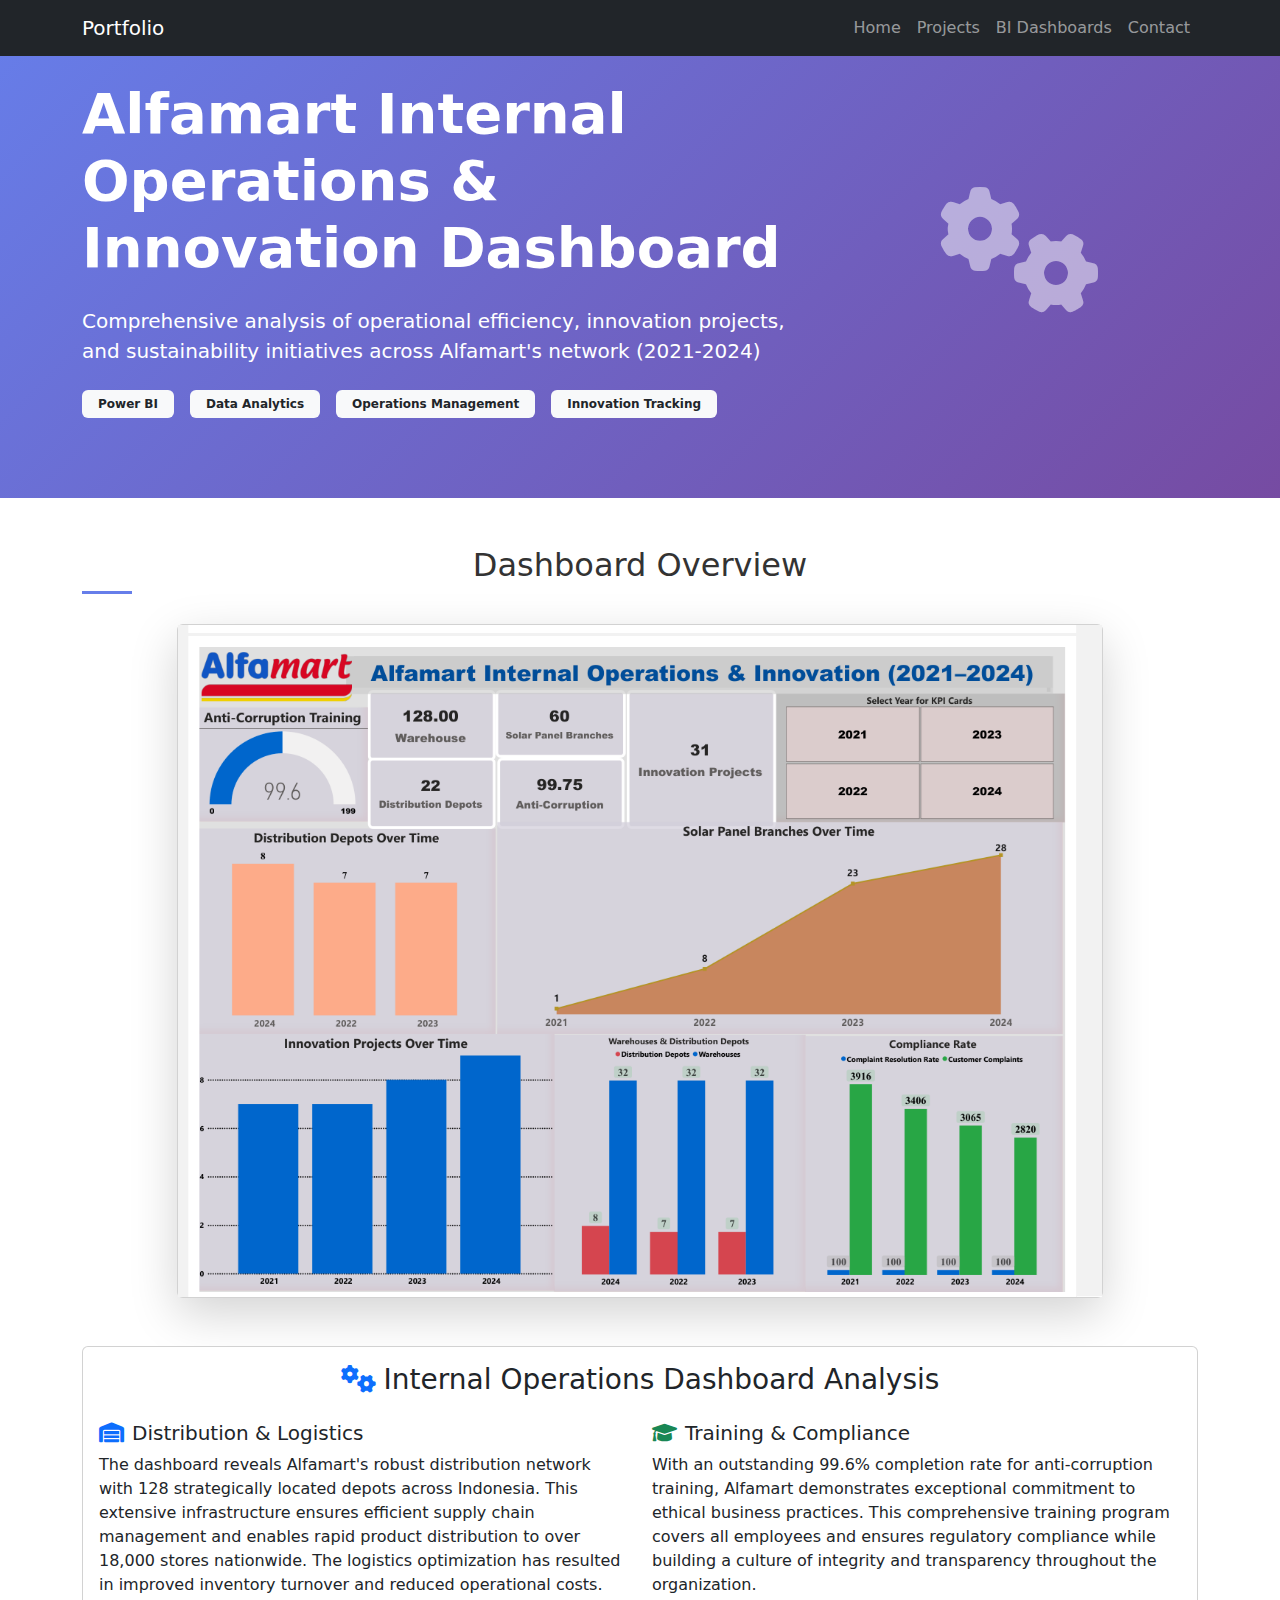
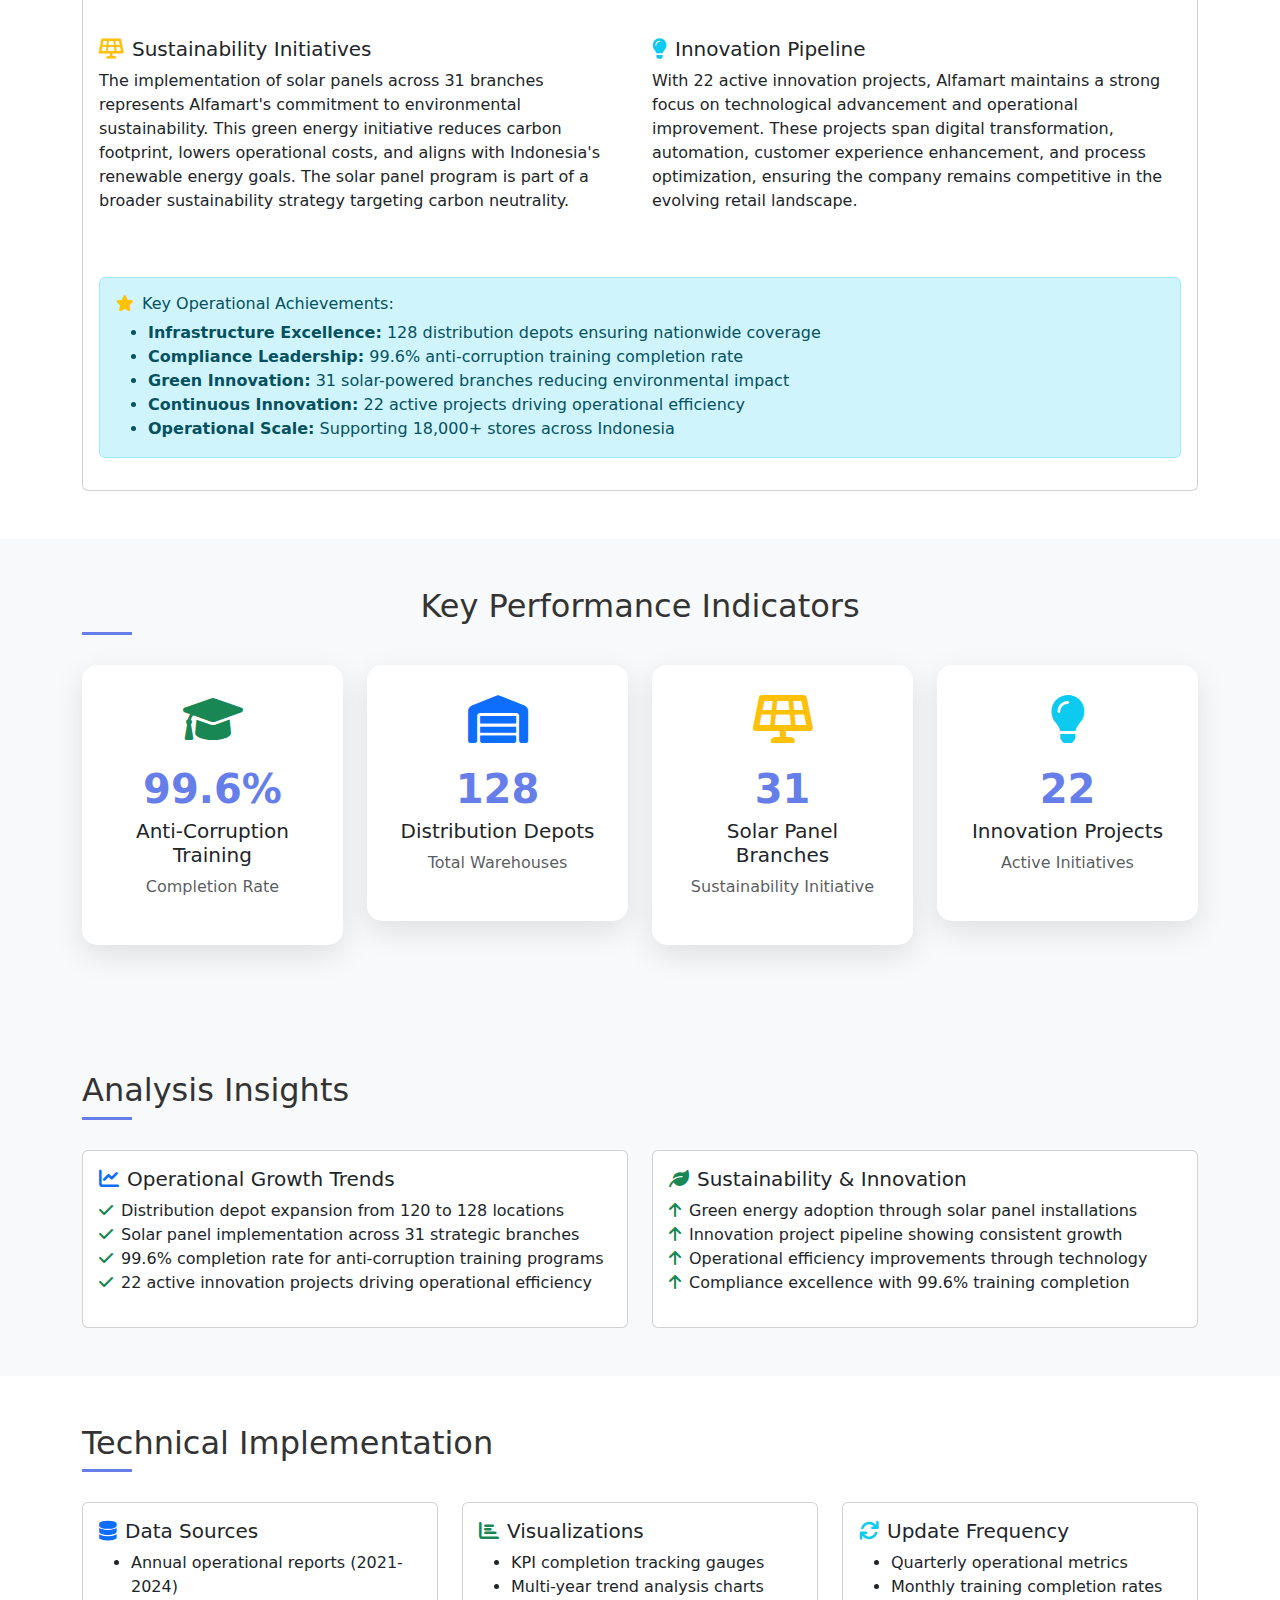
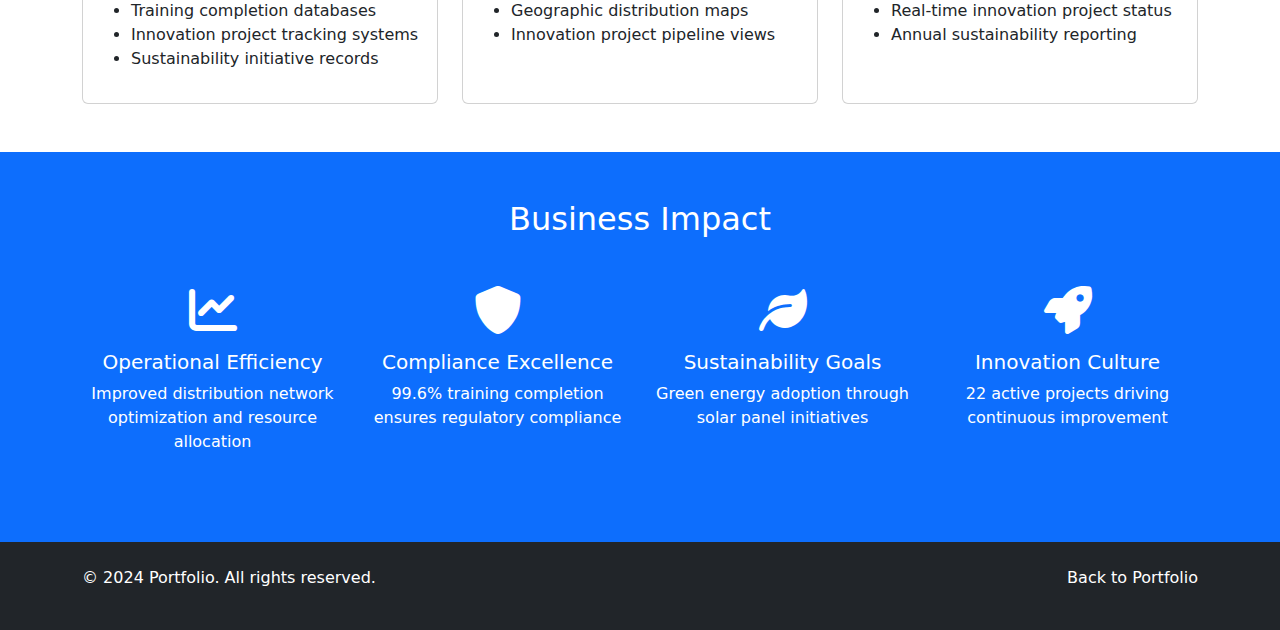
<file: projects/alfamart-operations-dashboard.html>
<!DOCTYPE html>
<html lang="en">
<head>
    <meta charset="UTF-8">
    <meta name="viewport" content="width=device-width, initial-scale=1.0">
    <title>Alfamart Operations & Innovation Dashboard - Portfolio</title>
    <link href="https://cdn.jsdelivr.net/npm/bootstrap@5.1.3/dist/css/bootstrap.min.css" rel="stylesheet">
    <link href="https://cdnjs.cloudflare.com/ajax/libs/font-awesome/6.0.0/css/all.min.css" rel="stylesheet">
    <style>
        .hero-section {
            background: linear-gradient(135deg, #667eea 0%, #764ba2 100%);
            color: white;
            padding: 80px 0;
        }
        .metric-card {
            background: white;
            border-radius: 15px;
            padding: 30px;
            margin-bottom: 30px;
            box-shadow: 0 10px 30px rgba(0,0,0,0.1);
            transition: transform 0.3s ease;
        }
        .metric-card:hover {
            transform: translateY(-5px);
        }
        .metric-value {
            font-size: 2.5rem;
            font-weight: bold;
            color: #667eea;
        }
        .section-title {
            color: #333;
            margin-bottom: 40px;
            position: relative;
        }
        .section-title::after {
            content: '';
            position: absolute;
            bottom: -10px;
            left: 0;
            width: 50px;
            height: 3px;
            background: #667eea;
        }
    </style>
</head>
<body>
    <!-- Navigation -->
    <nav class="navbar navbar-expand-lg navbar-dark bg-dark fixed-top">
        <div class="container">
            <a class="navbar-brand" href="../index.html">Portfolio</a>
            <button class="navbar-toggler" type="button" data-bs-toggle="collapse" data-bs-target="#navbarNav">
                <span class="navbar-toggler-icon"></span>
            </button>
            <div class="collapse navbar-collapse" id="navbarNav">
                <ul class="navbar-nav ms-auto">
                    <li class="nav-item">
                        <a class="nav-link" href="../index.html#home">Home</a>
                    </li>
                    <li class="nav-item">
                        <a class="nav-link" href="../index.html#projects">Projects</a>
                    </li>
                    <li class="nav-item">
                        <a class="nav-link" href="../index.html#bi-dashboards">BI Dashboards</a>
                    </li>
                    <li class="nav-item">
                        <a class="nav-link" href="../index.html#contact">Contact</a>
                    </li>
                </ul>
            </div>
        </div>
    </nav>

    <!-- Hero Section -->
    <section class="hero-section">
        <div class="container">
            <div class="row align-items-center">
                <div class="col-lg-8">
                    <h1 class="display-4 fw-bold mb-4">Alfamart Internal Operations & Innovation Dashboard</h1>
                    <p class="lead mb-4">Comprehensive analysis of operational efficiency, innovation projects, and sustainability initiatives across Alfamart's network (2021-2024)</p>
                    <div class="d-flex gap-3">
                        <span class="badge bg-light text-dark px-3 py-2">Power BI</span>
                        <span class="badge bg-light text-dark px-3 py-2">Data Analytics</span>
                        <span class="badge bg-light text-dark px-3 py-2">Operations Management</span>
                        <span class="badge bg-light text-dark px-3 py-2">Innovation Tracking</span>
                    </div>
                </div>
                <div class="col-lg-4">
                    <div class="text-center">
                        <i class="fas fa-cogs fa-8x opacity-50"></i>
                    </div>
                </div>
            </div>
        </div>
    </section>

    <!-- Dashboard Overview -->
    <section class="py-5">
        <div class="container">
            <h2 class="section-title text-center">Dashboard Overview</h2>
            <div class="row justify-content-center mb-5">
                <div class="col-lg-10">
                    <div class="card shadow-lg">
                        <div class="card-body p-0">
                            <img src="../assets/images/alfamart internal op.png" alt="Alfamart Internal Operations Dashboard" class="img-fluid w-100 dashboard-image">
                        </div>
                    </div>
                </div>
            </div>
            
            <!-- Internal Operations Dashboard Analysis -->
            <div class="row">
                <div class="col-12">
                    <div class="card">
                        <div class="card-body">
                            <h3 class="card-title text-center mb-4"><i class="fas fa-cogs text-primary me-2"></i>Internal Operations Dashboard Analysis</h3>
                            
                            <div class="row">
                                <div class="col-lg-6 mb-4">
                                    <h5><i class="fas fa-warehouse text-primary me-2"></i>Distribution & Logistics</h5>
                                    <p>The dashboard reveals Alfamart's robust distribution network with 128 strategically located depots across Indonesia. This extensive infrastructure ensures efficient supply chain management and enables rapid product distribution to over 18,000 stores nationwide. The logistics optimization has resulted in improved inventory turnover and reduced operational costs.</p>
                                </div>
                                
                                <div class="col-lg-6 mb-4">
                                    <h5><i class="fas fa-graduation-cap text-success me-2"></i>Training & Compliance</h5>
                                    <p>With an outstanding 99.6% completion rate for anti-corruption training, Alfamart demonstrates exceptional commitment to ethical business practices. This comprehensive training program covers all employees and ensures regulatory compliance while building a culture of integrity and transparency throughout the organization.</p>
                                </div>
                                
                                <div class="col-lg-6 mb-4">
                                    <h5><i class="fas fa-solar-panel text-warning me-2"></i>Sustainability Initiatives</h5>
                                    <p>The implementation of solar panels across 31 branches represents Alfamart's commitment to environmental sustainability. This green energy initiative reduces carbon footprint, lowers operational costs, and aligns with Indonesia's renewable energy goals. The solar panel program is part of a broader sustainability strategy targeting carbon neutrality.</p>
                                </div>
                                
                                <div class="col-lg-6 mb-4">
                                    <h5><i class="fas fa-lightbulb text-info me-2"></i>Innovation Pipeline</h5>
                                    <p>With 22 active innovation projects, Alfamart maintains a strong focus on technological advancement and operational improvement. These projects span digital transformation, automation, customer experience enhancement, and process optimization, ensuring the company remains competitive in the evolving retail landscape.</p>
                                </div>
                            </div>
                            
                            <div class="alert alert-info mt-4">
                                <h6><i class="fas fa-star text-warning me-2"></i>Key Operational Achievements:</h6>
                                <ul class="mb-0">
                                    <li><strong>Infrastructure Excellence:</strong> 128 distribution depots ensuring nationwide coverage</li>
                                    <li><strong>Compliance Leadership:</strong> 99.6% anti-corruption training completion rate</li>
                                    <li><strong>Green Innovation:</strong> 31 solar-powered branches reducing environmental impact</li>
                                    <li><strong>Continuous Innovation:</strong> 22 active projects driving operational efficiency</li>
                                    <li><strong>Operational Scale:</strong> Supporting 18,000+ stores across Indonesia</li>
                                </ul>
                            </div>
                        </div>
                    </div>
                </div>
            </div>
        </div>
    </section>

    <!-- Key Performance Indicators -->
    <section class="py-5 bg-light">
        <div class="container">
            <h2 class="section-title text-center">Key Performance Indicators</h2>
            <div class="row">
                <div class="col-lg-3 col-md-6">
                    <div class="metric-card text-center">
                        <i class="fas fa-graduation-cap fa-3x text-success mb-3"></i>
                        <div class="metric-value">99.6%</div>
                        <h5>Anti-Corruption Training</h5>
                        <p class="text-muted">Completion Rate</p>
                    </div>
                </div>
                <div class="col-lg-3 col-md-6">
                    <div class="metric-card text-center">
                        <i class="fas fa-warehouse fa-3x text-primary mb-3"></i>
                        <div class="metric-value">128</div>
                        <h5>Distribution Depots</h5>
                        <p class="text-muted">Total Warehouses</p>
                    </div>
                </div>
                <div class="col-lg-3 col-md-6">
                    <div class="metric-card text-center">
                        <i class="fas fa-solar-panel fa-3x text-warning mb-3"></i>
                        <div class="metric-value">31</div>
                        <h5>Solar Panel Branches</h5>
                        <p class="text-muted">Sustainability Initiative</p>
                    </div>
                </div>
                <div class="col-lg-3 col-md-6">
                    <div class="metric-card text-center">
                        <i class="fas fa-lightbulb fa-3x text-info mb-3"></i>
                        <div class="metric-value">22</div>
                        <h5>Innovation Projects</h5>
                        <p class="text-muted">Active Initiatives</p>
                    </div>
                </div>
            </div>
        </div>
    </section>

    <!-- Analysis Insights -->
    <section class="py-5 bg-light">
        <div class="container">
            <h2 class="section-title">Analysis Insights</h2>
            <div class="row">
                <div class="col-lg-6">
                    <div class="card h-100">
                        <div class="card-body">
                            <h5 class="card-title"><i class="fas fa-chart-line text-primary me-2"></i>Operational Growth Trends</h5>
                            <ul class="list-unstyled">
                                <li><i class="fas fa-check text-success me-2"></i>Distribution depot expansion from 120 to 128 locations</li>
                                <li><i class="fas fa-check text-success me-2"></i>Solar panel implementation across 31 strategic branches</li>
                                <li><i class="fas fa-check text-success me-2"></i>99.6% completion rate for anti-corruption training programs</li>
                                <li><i class="fas fa-check text-success me-2"></i>22 active innovation projects driving operational efficiency</li>
                            </ul>
                        </div>
                    </div>
                </div>
                <div class="col-lg-6">
                    <div class="card h-100">
                        <div class="card-body">
                            <h5 class="card-title"><i class="fas fa-leaf text-success me-2"></i>Sustainability & Innovation</h5>
                            <ul class="list-unstyled">
                                <li><i class="fas fa-arrow-up text-success me-2"></i>Green energy adoption through solar panel installations</li>
                                <li><i class="fas fa-arrow-up text-success me-2"></i>Innovation project pipeline showing consistent growth</li>
                                <li><i class="fas fa-arrow-up text-success me-2"></i>Operational efficiency improvements through technology</li>
                                <li><i class="fas fa-arrow-up text-success me-2"></i>Compliance excellence with 99.6% training completion</li>
                            </ul>
                        </div>
                    </div>
                </div>
            </div>
        </div>
    </section>

    <!-- Technical Implementation -->
    <section class="py-5">
        <div class="container">
            <h2 class="section-title">Technical Implementation</h2>
            <div class="row">
                <div class="col-lg-4">
                    <div class="card h-100">
                        <div class="card-body">
                            <h5 class="card-title"><i class="fas fa-database text-primary me-2"></i>Data Sources</h5>
                            <ul>
                                <li>Annual operational reports (2021-2024)</li>
                                <li>Training completion databases</li>
                                <li>Innovation project tracking systems</li>
                                <li>Sustainability initiative records</li>
                            </ul>
                        </div>
                    </div>
                </div>
                <div class="col-lg-4">
                    <div class="card h-100">
                        <div class="card-body">
                            <h5 class="card-title"><i class="fas fa-chart-bar text-success me-2"></i>Visualizations</h5>
                            <ul>
                                <li>KPI completion tracking gauges</li>
                                <li>Multi-year trend analysis charts</li>
                                <li>Geographic distribution maps</li>
                                <li>Innovation project pipeline views</li>
                            </ul>
                        </div>
                    </div>
                </div>
                <div class="col-lg-4">
                    <div class="card h-100">
                        <div class="card-body">
                            <h5 class="card-title"><i class="fas fa-sync text-info me-2"></i>Update Frequency</h5>
                            <ul>
                                <li>Quarterly operational metrics</li>
                                <li>Monthly training completion rates</li>
                                <li>Real-time innovation project status</li>
                                <li>Annual sustainability reporting</li>
                            </ul>
                        </div>
                    </div>
                </div>
            </div>
        </div>
    </section>

    <!-- Business Impact -->
    <section class="py-5 bg-primary text-white">
        <div class="container">
            <h2 class="text-center mb-5">Business Impact</h2>
            <div class="row">
                <div class="col-lg-3 col-md-6 text-center mb-4">
                    <i class="fas fa-chart-line fa-3x mb-3"></i>
                    <h5>Operational Efficiency</h5>
                    <p>Improved distribution network optimization and resource allocation</p>
                </div>
                <div class="col-lg-3 col-md-6 text-center mb-4">
                    <i class="fas fa-shield-alt fa-3x mb-3"></i>
                    <h5>Compliance Excellence</h5>
                    <p>99.6% training completion ensures regulatory compliance</p>
                </div>
                <div class="col-lg-3 col-md-6 text-center mb-4">
                    <i class="fas fa-leaf fa-3x mb-3"></i>
                    <h5>Sustainability Goals</h5>
                    <p>Green energy adoption through solar panel initiatives</p>
                </div>
                <div class="col-lg-3 col-md-6 text-center mb-4">
                    <i class="fas fa-rocket fa-3x mb-3"></i>
                    <h5>Innovation Culture</h5>
                    <p>22 active projects driving continuous improvement</p>
                </div>
            </div>
        </div>
    </section>

    <!-- Footer -->
    <footer class="bg-dark text-white py-4">
        <div class="container">
            <div class="row">
                <div class="col-md-6">
                    <p>&copy; 2024 Portfolio. All rights reserved.</p>
                </div>
                <div class="col-md-6 text-end">
                    <a href="../index.html" class="text-white text-decoration-none">Back to Portfolio</a>
                </div>
            </div>
        </div>
    </footer>

    <script src="https://cdn.jsdelivr.net/npm/bootstrap@5.1.3/dist/js/bootstrap.bundle.min.js"></script>
</body>
</html>
</file>
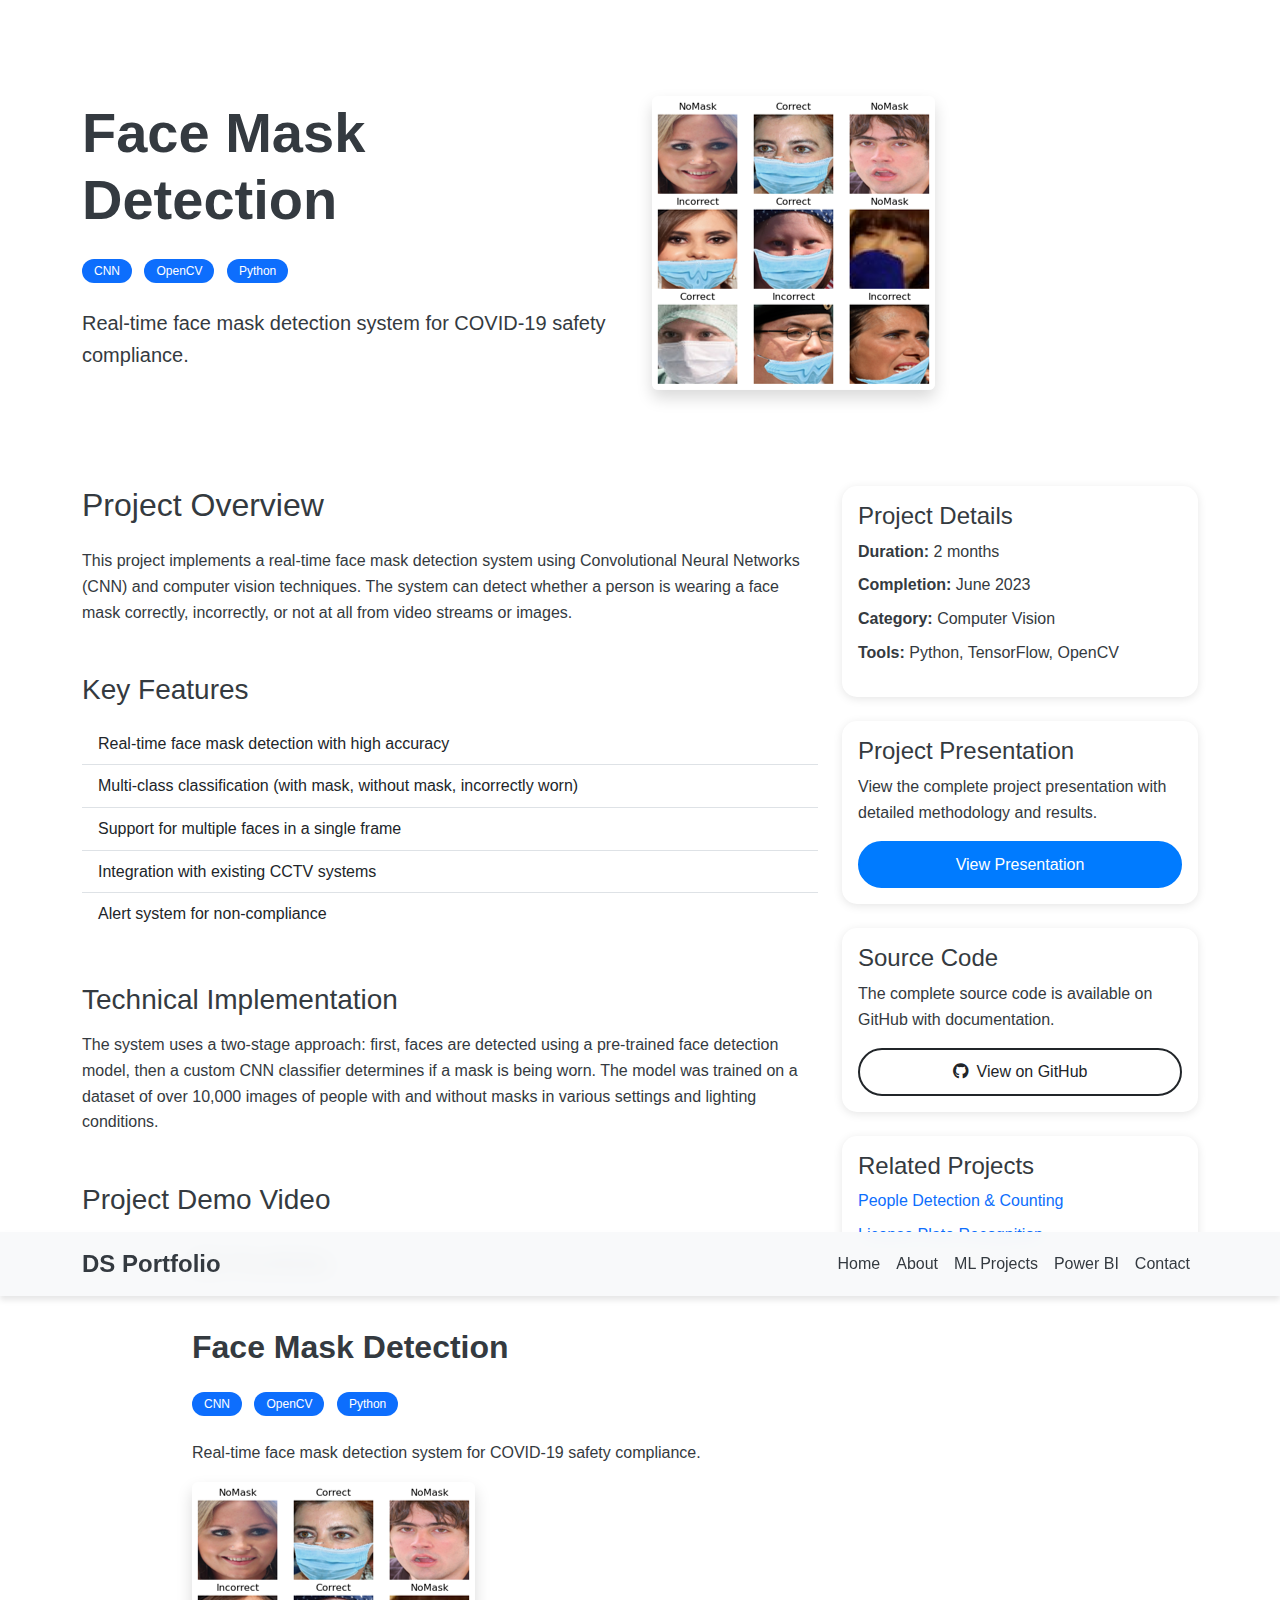
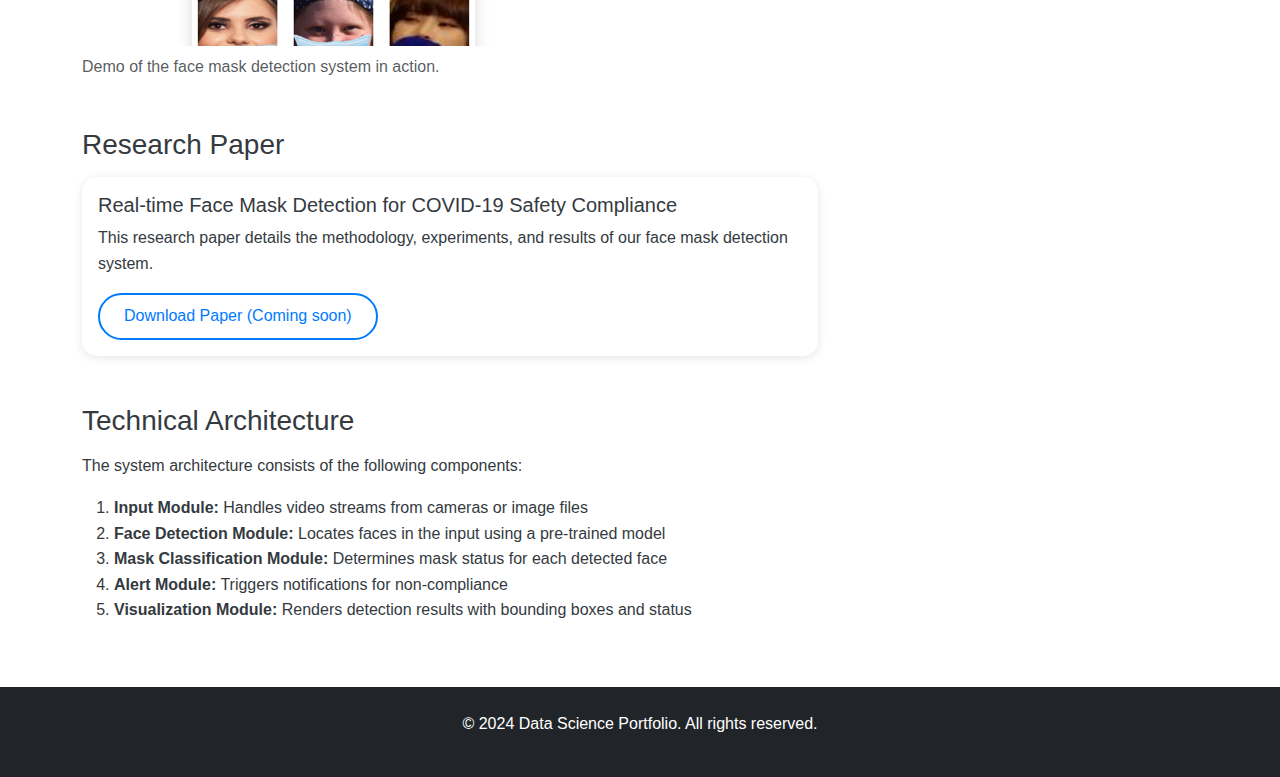
<file: projects/face-mask-detection.html>
<!DOCTYPE html>
<html lang="en">
<head>
    <meta charset="UTF-8">
    <meta name="viewport" content="width=device-width, initial-scale=1.0">
    <title>Face Mask Detection | DS Portfolio</title>
    <link href="https://cdn.jsdelivr.net/npm/bootstrap@5.1.3/dist/css/bootstrap.min.css" rel="stylesheet">
    <link href="https://cdnjs.cloudflare.com/ajax/libs/font-awesome/6.0.0/css/all.min.css" rel="stylesheet">
    <link href="../css/style.css" rel="stylesheet">
</head>
<body>
    <!-- Navigation -->
    <nav class="navbar navbar-expand-lg navbar-dark bg-dark fixed-top">
        <div class="container">
            <a class="navbar-brand" href="../index.html">DS Portfolio</a>
            <button class="navbar-toggler" type="button" data-bs-toggle="collapse" data-bs-target="#navbarNav">
                <span class="navbar-toggler-icon"></span>
            </button>
            <div class="collapse navbar-collapse" id="navbarNav">
                <ul class="navbar-nav ms-auto">
                    <li class="nav-item"><a class="nav-link" href="../index.html#home">Home</a></li>
                    <li class="nav-item"><a class="nav-link" href="../index.html#about">About</a></li>
                    <li class="nav-item"><a class="nav-link active" href="../index.html#projects">ML Projects</a></li>
                    <li class="nav-item"><a class="nav-link" href="../index.html#powerbi">Power BI</a></li>
                    <li class="nav-item"><a class="nav-link" href="../index.html#contact">Contact</a></li>
                </ul>
            </div>
        </div>
    </nav>

    <!-- Project Header -->
    <section class="project-header py-5">
        <div class="container pt-5">
            <div class="row align-items-center">
                <div class="col-lg-6">
                    <h1 class="display-4 fw-bold mb-4">Face Mask Detection</h1>
                    <div class="mb-4">
                        <span class="badge bg-primary me-2">CNN</span>
                        <span class="badge bg-primary me-2">OpenCV</span>
                        <span class="badge bg-primary me-2">Python</span>
                    </div>
                    <p class="lead">Real-time face mask detection system for COVID-19 safety compliance.</p>
                </div>
                <div class="col-lg-6">
                    <img src="../assets/images/face-mask.jpg" alt="Face Mask Detection" class="img-fluid rounded shadow">
                </div>
            </div>
        </div>
    </section>

    <!-- Project Details -->
    <section class="py-5">
        <div class="container">
            <div class="row">
                <div class="col-lg-8">
                    <h2 class="mb-4">Project Overview</h2>
                    <p>This project implements a real-time face mask detection system using Convolutional Neural Networks (CNN) and computer vision techniques. The system can detect whether a person is wearing a face mask correctly, incorrectly, or not at all from video streams or images.</p>
                    
                    <h3 class="mt-5 mb-3">Key Features</h3>
                    <ul class="list-group list-group-flush mb-5">
                        <li class="list-group-item">Real-time face mask detection with high accuracy</li>
                        <li class="list-group-item">Multi-class classification (with mask, without mask, incorrectly worn)</li>
                        <li class="list-group-item">Support for multiple faces in a single frame</li>
                        <li class="list-group-item">Integration with existing CCTV systems</li>
                        <li class="list-group-item">Alert system for non-compliance</li>
                    </ul>
                    
                    <h3 class="mb-3">Technical Implementation</h3>
                    <p>The system uses a two-stage approach: first, faces are detected using a pre-trained face detection model, then a custom CNN classifier determines if a mask is being worn. The model was trained on a dataset of over 10,000 images of people with and without masks in various settings and lighting conditions.</p>
                    
                    <div class="mt-5 mb-5">
                        <h3 class="mb-3">Project Demo Video</h3>
                        <div class="ratio ratio-16x9">
                            <!-- Replace with your actual video embed code -->
                            <iframe src="#" title="Face Mask Detection Demo" allowfullscreen></iframe>
                        </div>
                        <p class="text-muted mt-2">Demo of the face mask detection system in action.</p>
                    </div>
                    
                    <h3 class="mb-3">Research Paper</h3>
                    <div class="card mb-5">
                        <div class="card-body">
                            <h5 class="card-title">Real-time Face Mask Detection for COVID-19 Safety Compliance</h5>
                            <p class="card-text">This research paper details the methodology, experiments, and results of our face mask detection system.</p>
                            <a href="#" class="btn btn-outline-primary">Download Paper (Coming soon)</a>
                        </div>
                    </div>
                    
                    <h3 class="mb-3">Technical Architecture</h3>
                    <p>The system architecture consists of the following components:</p>
                    <ol>
                        <li><strong>Input Module:</strong> Handles video streams from cameras or image files</li>
                        <li><strong>Face Detection Module:</strong> Locates faces in the input using a pre-trained model</li>
                        <li><strong>Mask Classification Module:</strong> Determines mask status for each detected face</li>
                        <li><strong>Alert Module:</strong> Triggers notifications for non-compliance</li>
                        <li><strong>Visualization Module:</strong> Renders detection results with bounding boxes and status</li>
                    </ol>
                </div>
                
                <div class="col-lg-4">
                    <div class="card mb-4">
                        <div class="card-body">
                            <h4 class="card-title">Project Details</h4>
                            <ul class="list-unstyled">
                                <li class="mb-2"><strong>Duration:</strong> 2 months</li>
                                <li class="mb-2"><strong>Completion:</strong> June 2023</li>
                                <li class="mb-2"><strong>Category:</strong> Computer Vision</li>
                                <li class="mb-2"><strong>Tools:</strong> Python, TensorFlow, OpenCV</li>
                            </ul>
                        </div>
                    </div>
                    
                    <div class="card mb-4">
                        <div class="card-body">
                            <h4 class="card-title">Project Presentation</h4>
                            <p>View the complete project presentation with detailed methodology and results.</p>
                            <button class="btn btn-primary w-100" onclick="openPresentationModal()">View Presentation</button>
                        </div>
                    </div>
                    
                    <div class="card mb-4">
                        <div class="card-body">
                            <h4 class="card-title">Source Code</h4>
                            <p>The complete source code is available on GitHub with documentation.</p>
                            <a href="#" class="btn btn-outline-dark w-100"><i class="fab fa-github me-2"></i>View on GitHub</a>
                        </div>
                    </div>
                    
                    <div class="card">
                        <div class="card-body">
                            <h4 class="card-title">Related Projects</h4>
                            <ul class="list-group list-group-flush">
                                <li class="list-group-item p-0 border-0 mb-2">
                                    <a href="people-detection.html" class="text-decoration-none">People Detection & Counting</a>
                                </li>
                                <li class="list-group-item p-0 border-0 mb-2">
                                    <a href="license-plate-recognition.html" class="text-decoration-none">License Plate Recognition</a>
                                </li>
                            </ul>
                        </div>
                    </div>
                </div>
            </div>
        </div>
    </section>

    <!-- Footer -->
    <footer class="bg-dark text-white py-4">
        <div class="container text-center">
            <p>&copy; 2024 Data Science Portfolio. All rights reserved.</p>
        </div>
    </footer>

    <!-- Presentation Modal -->
    <div class="modal fade" id="presentationModal" tabindex="-1" aria-labelledby="presentationModalLabel" aria-hidden="true">
        <div class="modal-dialog modal-xl">
            <div class="modal-content">
                <div class="modal-header">
                    <h5 class="modal-title" id="presentationModalLabel">Face Mask Detection - Project Presentation</h5>
                    <button type="button" class="btn-close" data-bs-dismiss="modal" aria-label="Close"></button>
                </div>
                <div class="modal-body p-0">
                    <div class="presentation-container">
                        <div class="slide-navigation mb-3 p-3 bg-light">
                            <button class="btn btn-outline-primary btn-sm me-2" onclick="previousSlide()" id="prevBtn">
                                <i class="fas fa-chevron-left"></i> Previous
                            </button>
                            <span class="slide-counter mx-3">Slide <span id="currentSlide">1</span> of <span id="totalSlides">20</span></span>
                            <button class="btn btn-outline-primary btn-sm ms-2" onclick="nextSlide()" id="nextBtn">
                                Next <i class="fas fa-chevron-right"></i>
                            </button>
                        </div>
                        <div class="slide-content" style="height: 70vh; overflow: hidden;">
                            <div id="presentationFrame" style="width: 100%; height: 100%; overflow-y: auto;"></div>
                        </div>
                    </div>
                </div>
            </div>
        </div>
    </div>

    <script src="https://cdn.jsdelivr.net/npm/bootstrap@5.1.3/dist/js/bootstrap.bundle.min.js"></script>
    <script src="../js/main.js"></script>
    
    <script>
        let currentSlideIndex = 1;
        const totalSlides = 20;
        
        function openPresentationModal() {
            const modal = new bootstrap.Modal(document.getElementById('presentationModal'));
            // Display first slide
            showSlide(currentSlideIndex);
            modal.show();
        }
        
        function showSlide(slideNumber) {
            const slideImages = [
                '../assets/FInal Paper FaceMask Detection-1/1.jpg',
                '../assets/FInal Paper FaceMask Detection-1/2.jpg',
                '../assets/FInal Paper FaceMask Detection-1/3.jpg',
                '../assets/FInal Paper FaceMask Detection-1/4.jpg',
                '../assets/FInal Paper FaceMask Detection-1/5.jpg',
                '../assets/FInal Paper FaceMask Detection-1/6.jpg',
                '../assets/FInal Paper FaceMask Detection-1/7.jpg',
                '../assets/FInal Paper FaceMask Detection-1/8.jpg',
                '../assets/FInal Paper FaceMask Detection-1/9.jpg',
                '../assets/FInal Paper FaceMask Detection-1/10.jpg',
                '../assets/FInal Paper FaceMask Detection-1/11.jpg',
                '../assets/FInal Paper FaceMask Detection-1/12.jpg',
                '../assets/FInal Paper FaceMask Detection-1/13.jpg',
                '../assets/FInal Paper FaceMask Detection-1/14.jpg',
                '../assets/FInal Paper FaceMask Detection-1/15.jpg',
                '../assets/FInal Paper FaceMask Detection-1/16.jpg',
                '../assets/FInal Paper FaceMask Detection-1/17.jpg',
                '../assets/FInal Paper FaceMask Detection-1/18.jpg',
                '../assets/FInal Paper FaceMask Detection-1/19.jpg',
                '../assets/FInal Paper FaceMask Detection-1/FInal Paper FaceMask Detection-21.jpg'
            ];
            
            if (slideNumber >= 1 && slideNumber <= slideImages.length) {
                const slideImageSrc = slideImages[slideNumber - 1];
                document.getElementById('presentationFrame').innerHTML = `
                    <div class="text-center p-3">
                        <img src="${slideImageSrc}" class="img-fluid" style="max-width: 100%; max-height: 100%; object-fit: contain;" alt="Slide ${slideNumber}">
                    </div>
                `;
            }
        }
        
        function nextSlide() {
            if (currentSlideIndex < totalSlides) {
                currentSlideIndex++;
                showSlide(currentSlideIndex);
                updateSlideDisplay();
            }
        }
        
        function previousSlide() {
            if (currentSlideIndex > 1) {
                currentSlideIndex--;
                showSlide(currentSlideIndex);
                updateSlideDisplay();
            }
        }
        
        function updateSlideDisplay() {
            document.getElementById('currentSlide').textContent = currentSlideIndex;
            document.getElementById('prevBtn').disabled = currentSlideIndex === 1;
            document.getElementById('nextBtn').disabled = currentSlideIndex === totalSlides;
        }
        
        // Initialize slide display
        document.addEventListener('DOMContentLoaded', function() {
            updateSlideDisplay();
        });
    </script>
</body>
</html>
</file>
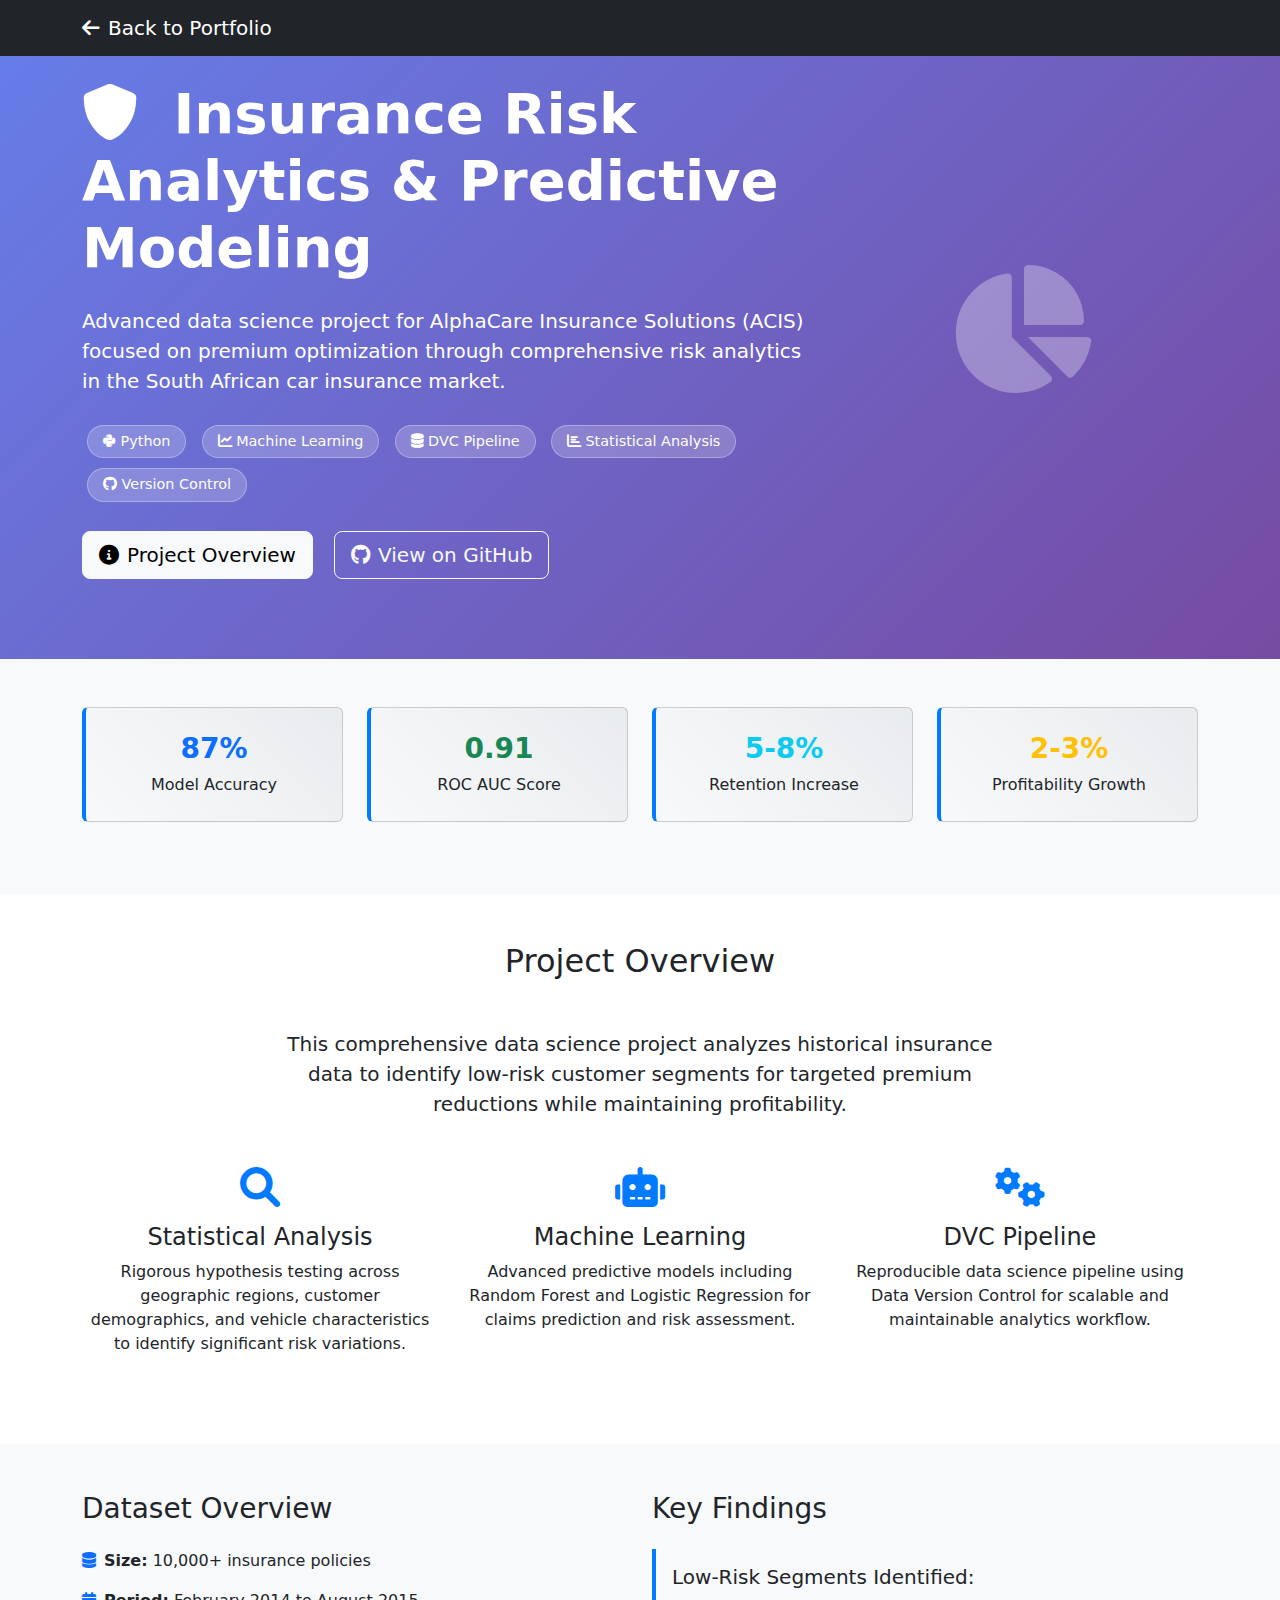
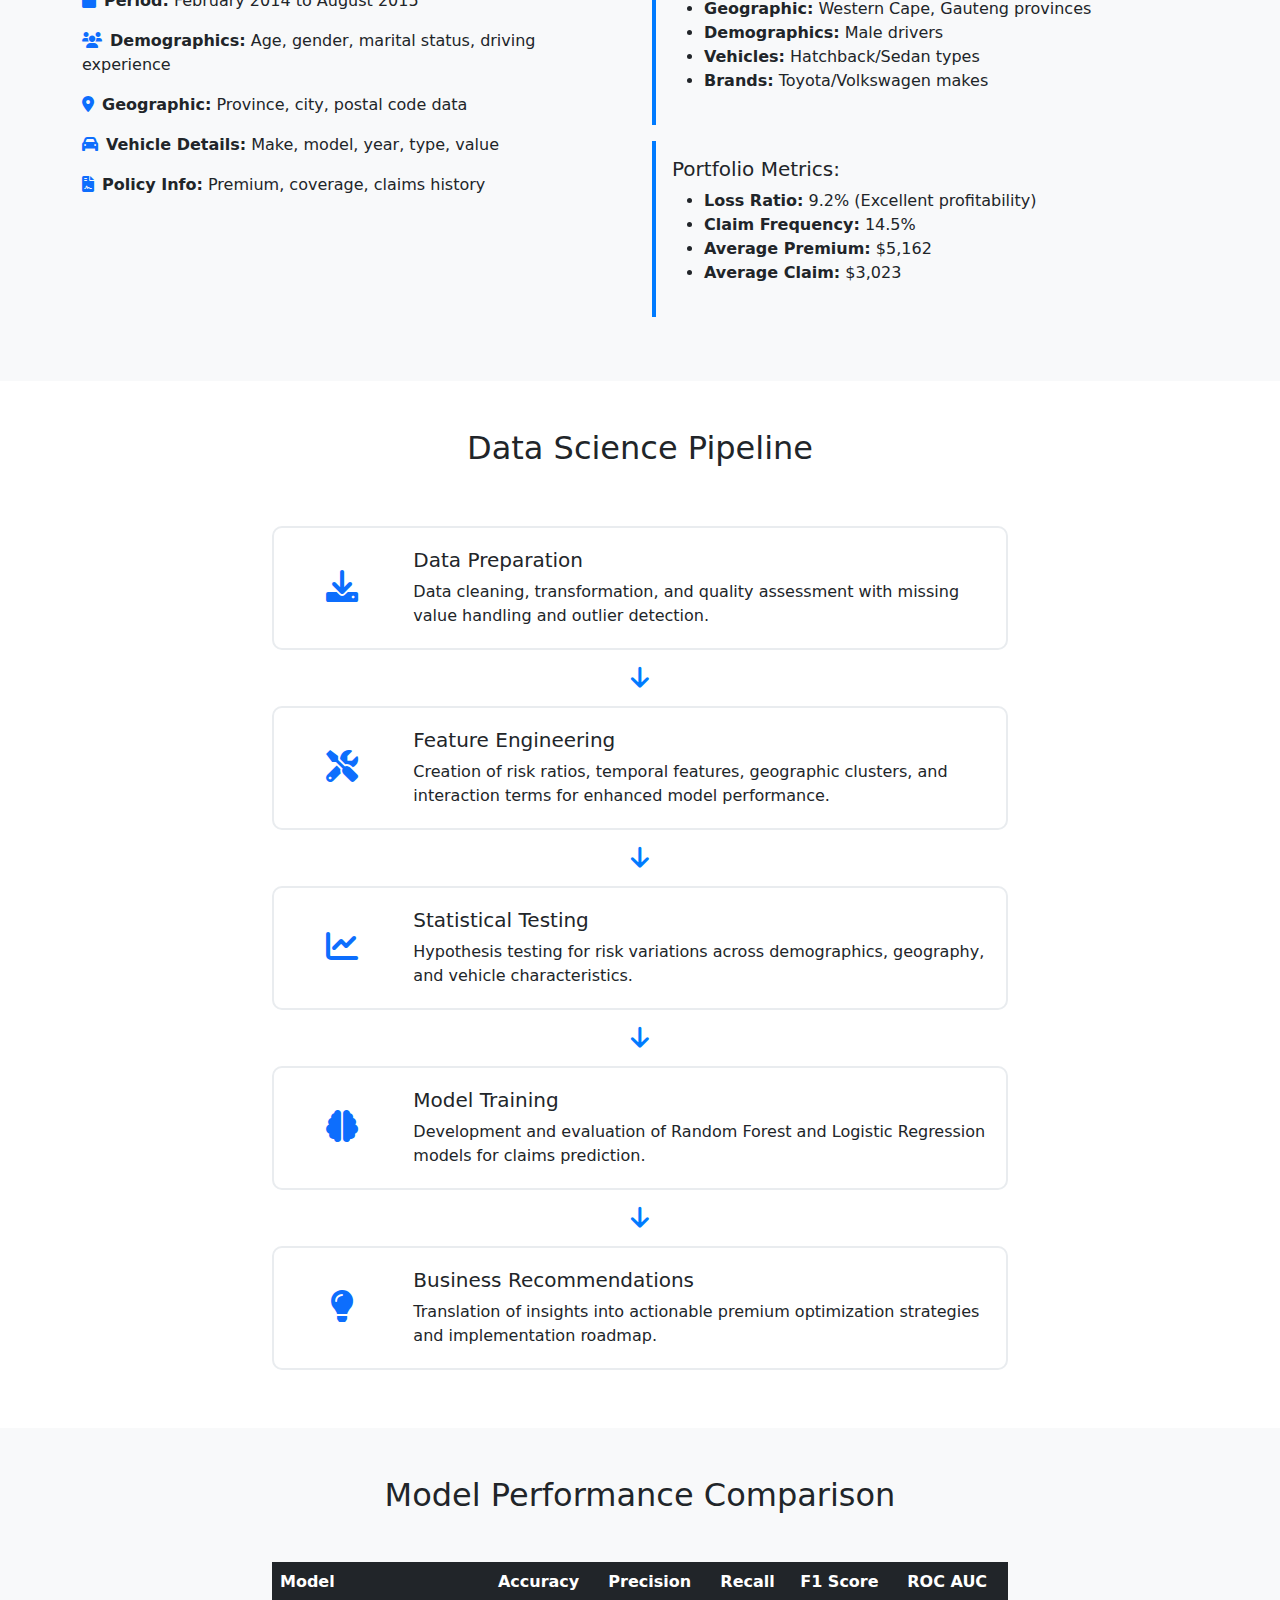
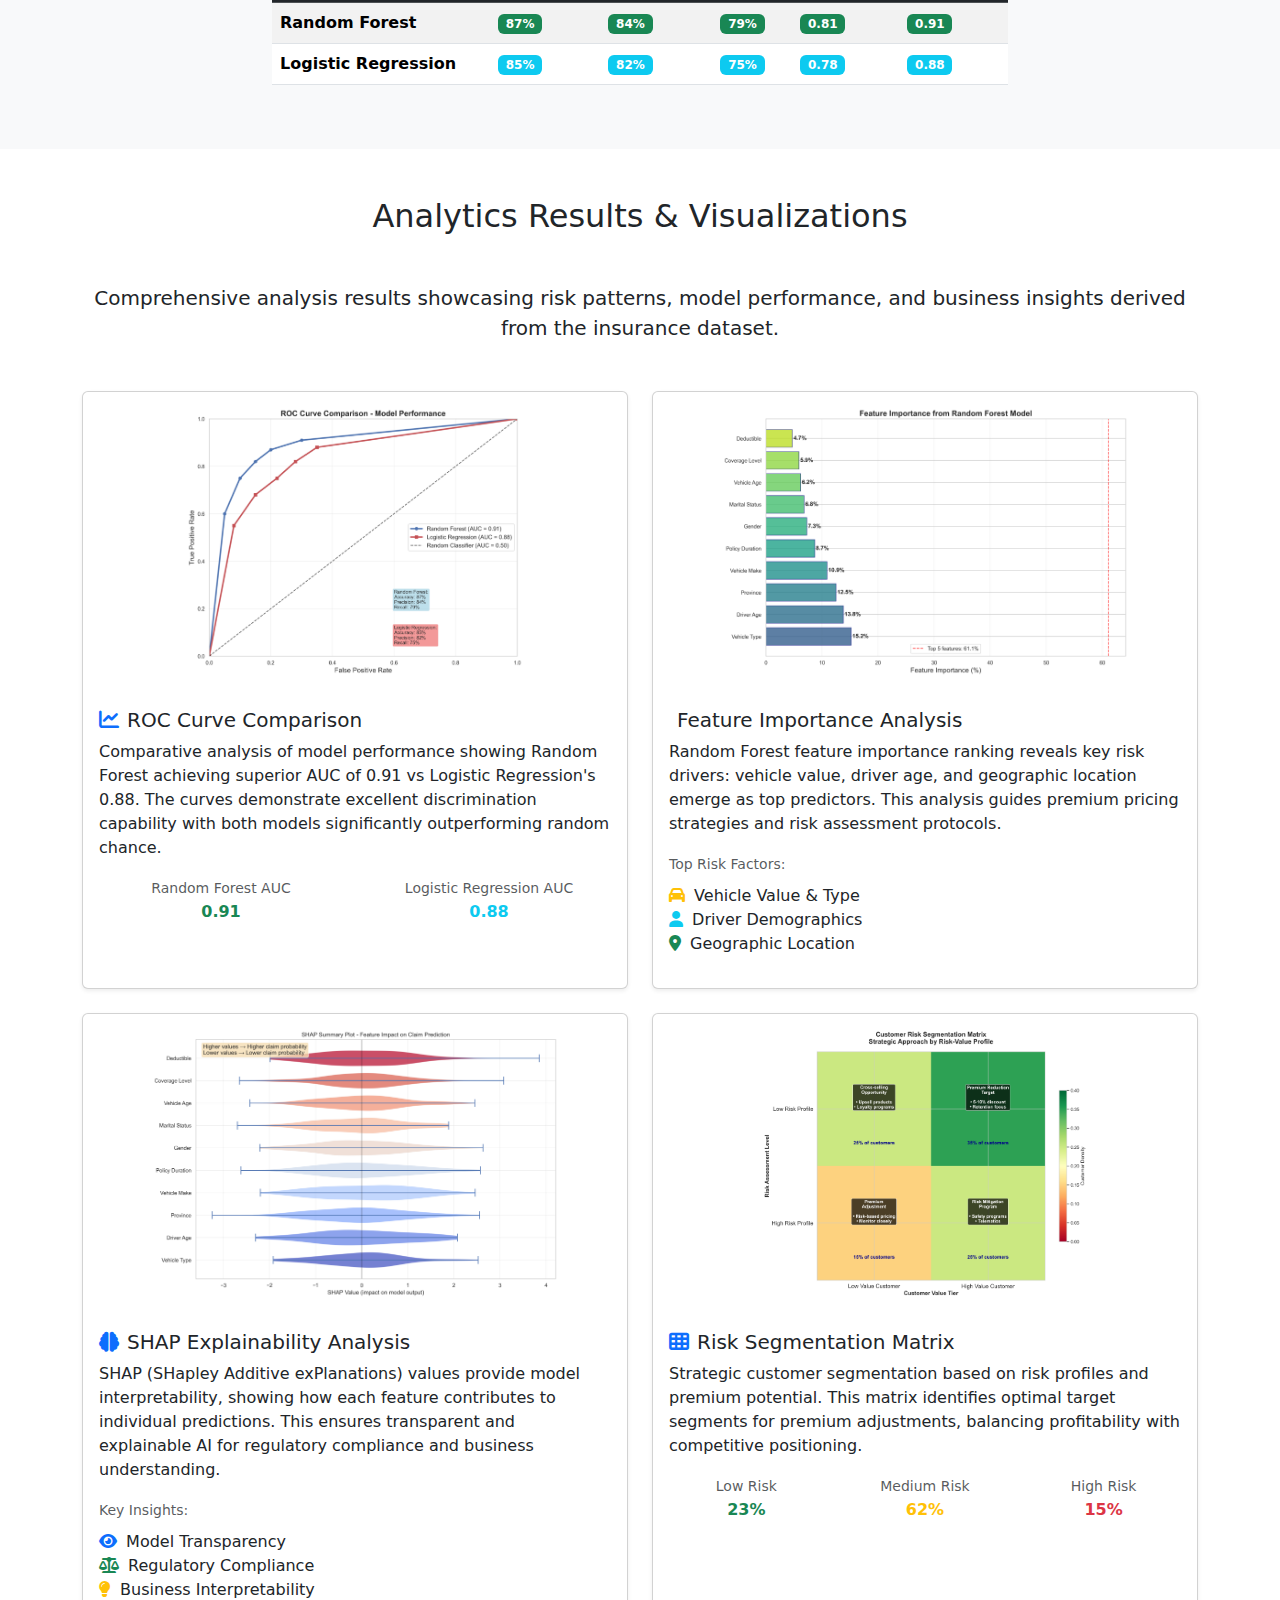
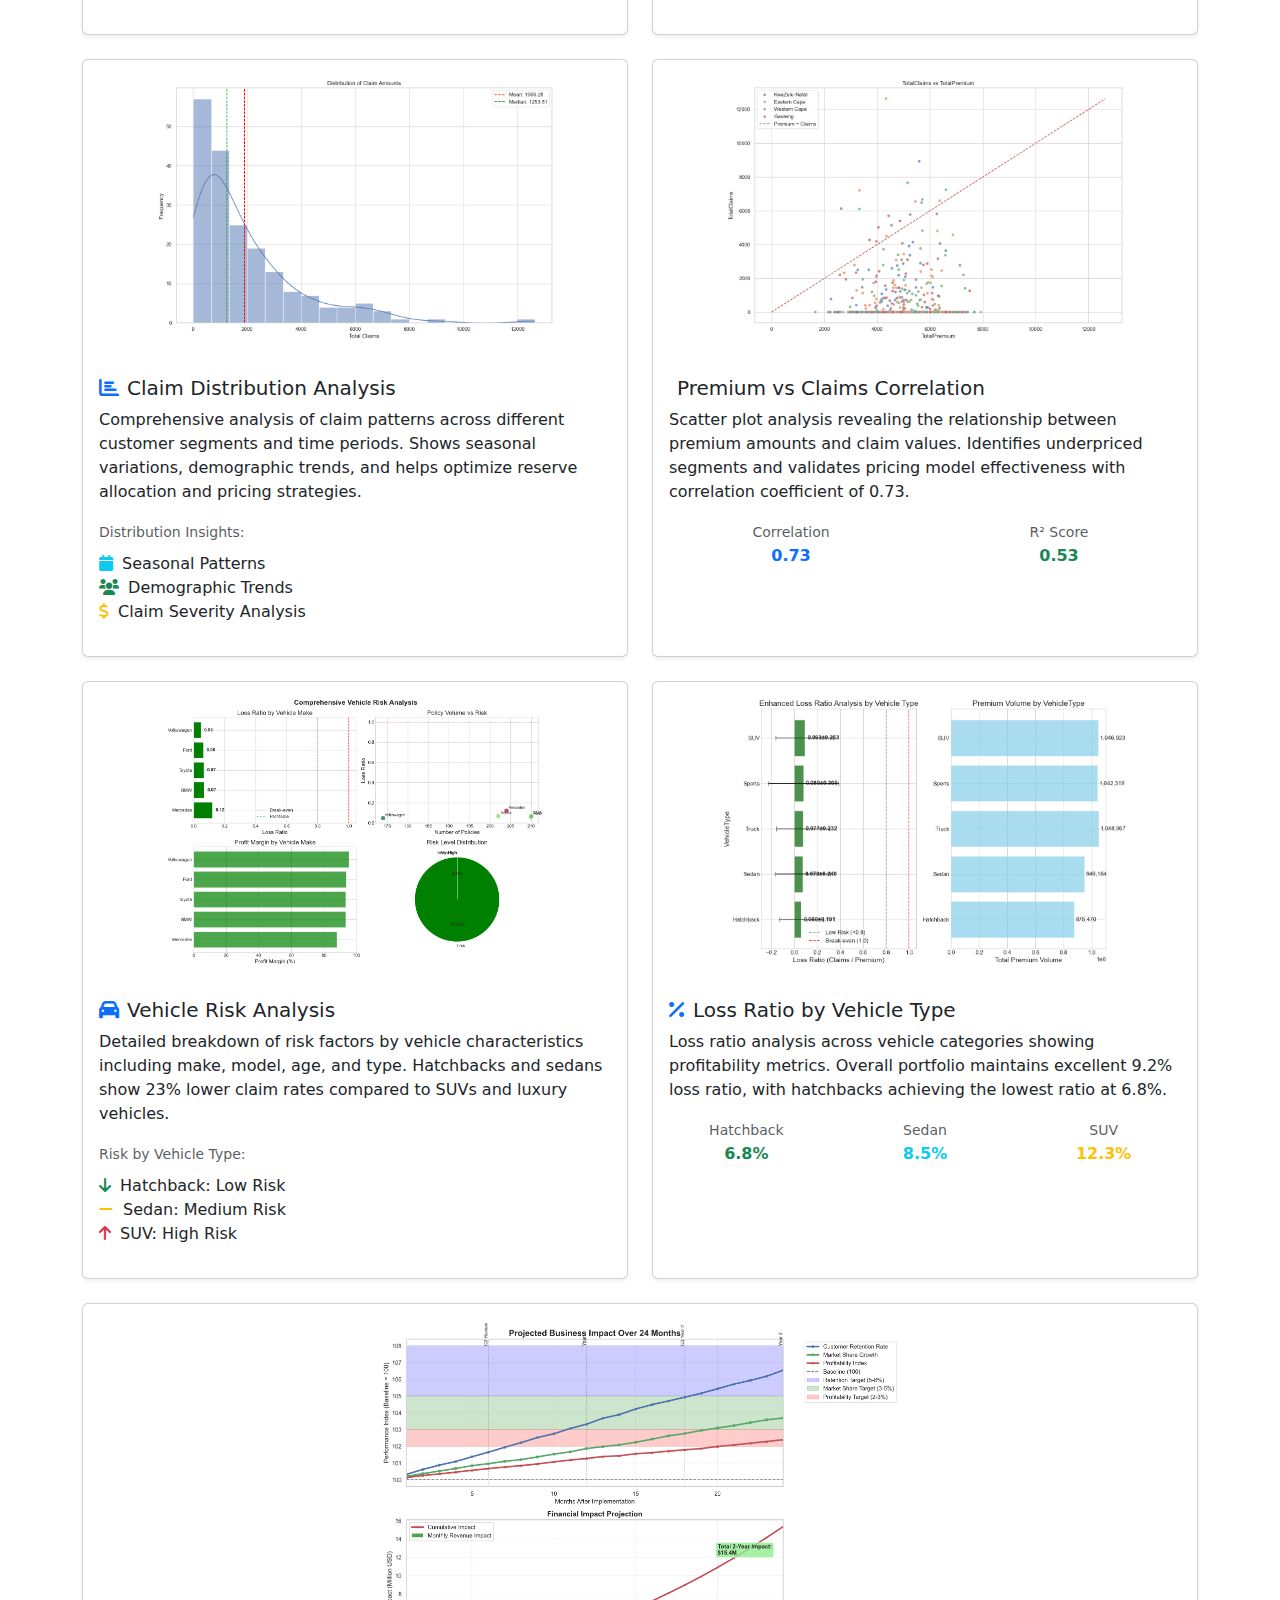
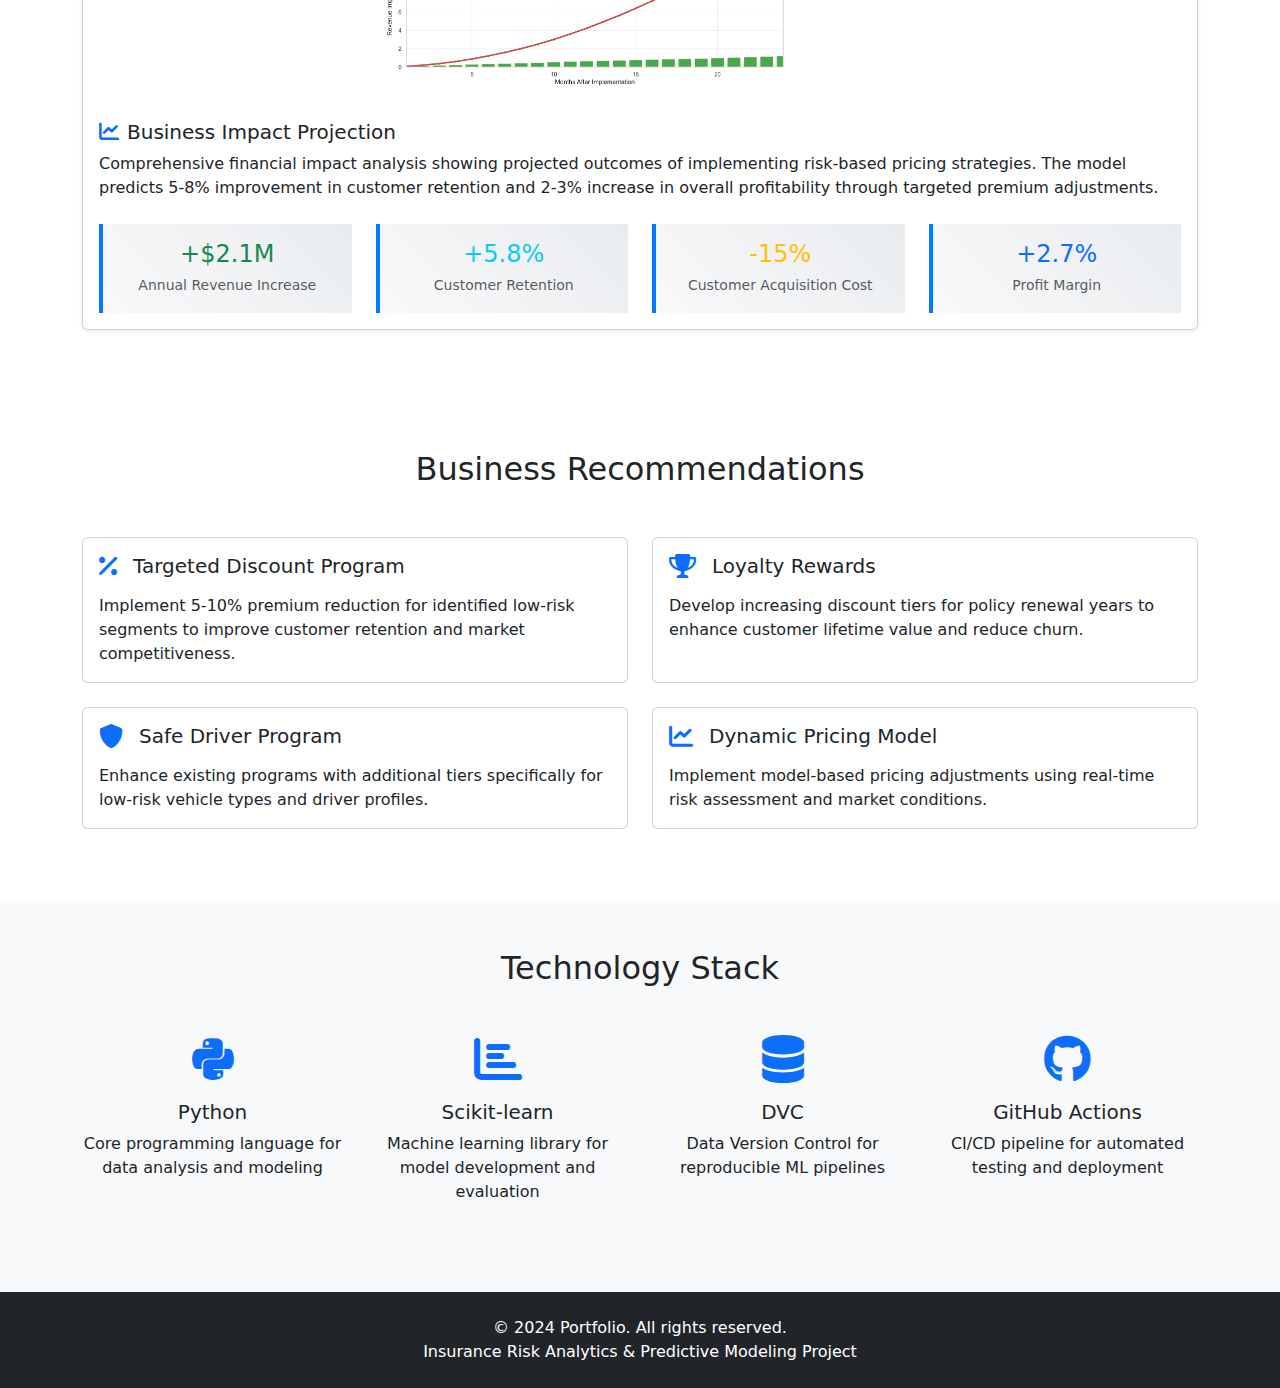
<file: projects/insurance-risk-analytics.html>
<!DOCTYPE html>
<html lang="en">
<head>
    <meta charset="UTF-8">
    <meta name="viewport" content="width=device-width, initial-scale=1.0">
    <title>Insurance Risk Analytics & Predictive Modeling - Portfolio</title>
    <link href="https://cdn.jsdelivr.net/npm/bootstrap@5.1.3/dist/css/bootstrap.min.css" rel="stylesheet">
    <link href="https://cdnjs.cloudflare.com/ajax/libs/font-awesome/6.0.0/css/all.min.css" rel="stylesheet">
    <style>
        .hero-section {
            background: linear-gradient(135deg, #667eea 0%, #764ba2 100%);
            color: white;
            padding: 80px 0;
        }
        .tech-badge {
            background: rgba(255,255,255,0.2);
            border: 1px solid rgba(255,255,255,0.3);
            color: white;
            padding: 5px 15px;
            border-radius: 20px;
            margin: 5px;
            display: inline-block;
            font-size: 0.9em;
        }
        .metric-card {
            background: linear-gradient(45deg, #f8f9fa, #e9ecef);
            border-left: 4px solid #007bff;
            transition: transform 0.3s ease;
        }
        .metric-card:hover {
            transform: translateY(-5px);
        }
        .feature-icon {
            font-size: 2.5rem;
            color: #007bff;
            margin-bottom: 1rem;
        }
        .code-block {
            background: #f8f9fa;
            border-left: 4px solid #007bff;
            padding: 1rem;
            margin: 1rem 0;
            border-radius: 0 5px 5px 0;
        }
        .pipeline-step {
            background: white;
            border: 2px solid #e9ecef;
            border-radius: 10px;
            padding: 20px;
            margin: 10px 0;
            position: relative;
            transition: all 0.3s ease;
        }
        .pipeline-step:hover {
            border-color: #007bff;
            box-shadow: 0 5px 15px rgba(0,123,255,0.1);
        }
        .pipeline-arrow {
            text-align: center;
            color: #007bff;
            font-size: 1.5rem;
            margin: 10px 0;
        }
    </style>
</head>
<body>
    <!-- Navigation -->
    <nav class="navbar navbar-expand-lg navbar-dark bg-dark fixed-top">
        <div class="container">
            <a class="navbar-brand" href="../index.html">
                <i class="fas fa-arrow-left me-2"></i>Back to Portfolio
            </a>
        </div>
    </nav>

    <!-- Hero Section -->
    <section class="hero-section">
        <div class="container">
            <div class="row align-items-center">
                <div class="col-lg-8">
                    <h1 class="display-4 fw-bold mb-4">
                        <i class="fas fa-shield-alt me-3"></i>
                        Insurance Risk Analytics & Predictive Modeling
                    </h1>
                    <p class="lead mb-4">
                        Advanced data science project for AlphaCare Insurance Solutions (ACIS) focused on premium optimization through comprehensive risk analytics in the South African car insurance market.
                    </p>
                    <div class="mb-4">
                        <span class="tech-badge"><i class="fab fa-python"></i> Python</span>
                        <span class="tech-badge"><i class="fas fa-chart-line"></i> Machine Learning</span>
                        <span class="tech-badge"><i class="fas fa-database"></i> DVC Pipeline</span>
                        <span class="tech-badge"><i class="fas fa-chart-bar"></i> Statistical Analysis</span>
                        <span class="tech-badge"><i class="fab fa-github"></i> Version Control</span>
                    </div>
                    <div>
                        <a href="#overview" class="btn btn-light btn-lg me-3">
                            <i class="fas fa-info-circle me-2"></i>Project Overview
                        </a>
                        <a href="https://github.com/yourusername/insurance-risk-analytics" class="btn btn-outline-light btn-lg" target="_blank">
                            <i class="fab fa-github me-2"></i>View on GitHub
                        </a>
                    </div>
                </div>
                <div class="col-lg-4 text-center">
                    <i class="fas fa-chart-pie" style="font-size: 8rem; opacity: 0.3;"></i>
                </div>
            </div>
        </div>
    </section>

    <!-- Key Metrics -->
    <section class="py-5 bg-light">
        <div class="container">
            <div class="row">
                <div class="col-md-3 mb-4">
                    <div class="card metric-card h-100 text-center p-4">
                        <h3 class="text-primary fw-bold">87%</h3>
                        <p class="mb-0">Model Accuracy</p>
                    </div>
                </div>
                <div class="col-md-3 mb-4">
                    <div class="card metric-card h-100 text-center p-4">
                        <h3 class="text-success fw-bold">0.91</h3>
                        <p class="mb-0">ROC AUC Score</p>
                    </div>
                </div>
                <div class="col-md-3 mb-4">
                    <div class="card metric-card h-100 text-center p-4">
                        <h3 class="text-info fw-bold">5-8%</h3>
                        <p class="mb-0">Retention Increase</p>
                    </div>
                </div>
                <div class="col-md-3 mb-4">
                    <div class="card metric-card h-100 text-center p-4">
                        <h3 class="text-warning fw-bold">2-3%</h3>
                        <p class="mb-0">Profitability Growth</p>
                    </div>
                </div>
            </div>
        </div>
    </section>

    <!-- Project Overview -->
    <section id="overview" class="py-5">
        <div class="container">
            <div class="row">
                <div class="col-lg-8 mx-auto">
                    <h2 class="text-center mb-5">Project Overview</h2>
                    <p class="lead text-center mb-5">
                        This comprehensive data science project analyzes historical insurance data to identify low-risk customer segments for targeted premium reductions while maintaining profitability.
                    </p>
                </div>
            </div>
            
            <div class="row">
                <div class="col-md-4 mb-4">
                    <div class="text-center">
                        <i class="fas fa-search feature-icon"></i>
                        <h4>Statistical Analysis</h4>
                        <p>Rigorous hypothesis testing across geographic regions, customer demographics, and vehicle characteristics to identify significant risk variations.</p>
                    </div>
                </div>
                <div class="col-md-4 mb-4">
                    <div class="text-center">
                        <i class="fas fa-robot feature-icon"></i>
                        <h4>Machine Learning</h4>
                        <p>Advanced predictive models including Random Forest and Logistic Regression for claims prediction and risk assessment.</p>
                    </div>
                </div>
                <div class="col-md-4 mb-4">
                    <div class="text-center">
                        <i class="fas fa-cogs feature-icon"></i>
                        <h4>DVC Pipeline</h4>
                        <p>Reproducible data science pipeline using Data Version Control for scalable and maintainable analytics workflow.</p>
                    </div>
                </div>
            </div>
        </div>
    </section>

    <!-- Dataset Information -->
    <section class="py-5 bg-light">
        <div class="container">
            <div class="row">
                <div class="col-lg-6">
                    <h3 class="mb-4">Dataset Overview</h3>
                    <ul class="list-unstyled">
                        <li class="mb-3"><i class="fas fa-database text-primary me-2"></i><strong>Size:</strong> 10,000+ insurance policies</li>
                        <li class="mb-3"><i class="fas fa-calendar text-primary me-2"></i><strong>Period:</strong> February 2014 to August 2015</li>
                        <li class="mb-3"><i class="fas fa-users text-primary me-2"></i><strong>Demographics:</strong> Age, gender, marital status, driving experience</li>
                        <li class="mb-3"><i class="fas fa-map-marker-alt text-primary me-2"></i><strong>Geographic:</strong> Province, city, postal code data</li>
                        <li class="mb-3"><i class="fas fa-car text-primary me-2"></i><strong>Vehicle Details:</strong> Make, model, year, type, value</li>
                        <li class="mb-3"><i class="fas fa-file-contract text-primary me-2"></i><strong>Policy Info:</strong> Premium, coverage, claims history</li>
                    </ul>
                </div>
                <div class="col-lg-6">
                    <h3 class="mb-4">Key Findings</h3>
                    <div class="code-block">
                        <h5>Low-Risk Segments Identified:</h5>
                        <ul>
                            <li><strong>Geographic:</strong> Western Cape, Gauteng provinces</li>
                            <li><strong>Demographics:</strong> Male drivers</li>
                            <li><strong>Vehicles:</strong> Hatchback/Sedan types</li>
                            <li><strong>Brands:</strong> Toyota/Volkswagen makes</li>
                        </ul>
                    </div>
                    <div class="code-block">
                        <h5>Portfolio Metrics:</h5>
                        <ul>
                            <li><strong>Loss Ratio:</strong> 9.2% (Excellent profitability)</li>
                            <li><strong>Claim Frequency:</strong> 14.5%</li>
                            <li><strong>Average Premium:</strong> $5,162</li>
                            <li><strong>Average Claim:</strong> $3,023</li>
                        </ul>
                    </div>
                </div>
            </div>
        </div>
    </section>

    <!-- DVC Pipeline -->
    <section class="py-5">
        <div class="container">
            <h2 class="text-center mb-5">Data Science Pipeline</h2>
            <div class="row">
                <div class="col-lg-8 mx-auto">
                    <div class="pipeline-step">
                        <div class="row align-items-center">
                            <div class="col-md-2 text-center">
                                <i class="fas fa-download text-primary" style="font-size: 2rem;"></i>
                            </div>
                            <div class="col-md-10">
                                <h5>Data Preparation</h5>
                                <p class="mb-0">Data cleaning, transformation, and quality assessment with missing value handling and outlier detection.</p>
                            </div>
                        </div>
                    </div>
                    <div class="pipeline-arrow">
                        <i class="fas fa-arrow-down"></i>
                    </div>
                    <div class="pipeline-step">
                        <div class="row align-items-center">
                            <div class="col-md-2 text-center">
                                <i class="fas fa-tools text-primary" style="font-size: 2rem;"></i>
                            </div>
                            <div class="col-md-10">
                                <h5>Feature Engineering</h5>
                                <p class="mb-0">Creation of risk ratios, temporal features, geographic clusters, and interaction terms for enhanced model performance.</p>
                            </div>
                        </div>
                    </div>
                    <div class="pipeline-arrow">
                        <i class="fas fa-arrow-down"></i>
                    </div>
                    <div class="pipeline-step">
                        <div class="row align-items-center">
                            <div class="col-md-2 text-center">
                                <i class="fas fa-chart-line text-primary" style="font-size: 2rem;"></i>
                            </div>
                            <div class="col-md-10">
                                <h5>Statistical Testing</h5>
                                <p class="mb-0">Hypothesis testing for risk variations across demographics, geography, and vehicle characteristics.</p>
                            </div>
                        </div>
                    </div>
                    <div class="pipeline-arrow">
                        <i class="fas fa-arrow-down"></i>
                    </div>
                    <div class="pipeline-step">
                        <div class="row align-items-center">
                            <div class="col-md-2 text-center">
                                <i class="fas fa-brain text-primary" style="font-size: 2rem;"></i>
                            </div>
                            <div class="col-md-10">
                                <h5>Model Training</h5>
                                <p class="mb-0">Development and evaluation of Random Forest and Logistic Regression models for claims prediction.</p>
                            </div>
                        </div>
                    </div>
                    <div class="pipeline-arrow">
                        <i class="fas fa-arrow-down"></i>
                    </div>
                    <div class="pipeline-step">
                        <div class="row align-items-center">
                            <div class="col-md-2 text-center">
                                <i class="fas fa-lightbulb text-primary" style="font-size: 2rem;"></i>
                            </div>
                            <div class="col-md-10">
                                <h5>Business Recommendations</h5>
                                <p class="mb-0">Translation of insights into actionable premium optimization strategies and implementation roadmap.</p>
                            </div>
                        </div>
                    </div>
                </div>
            </div>
        </div>
    </section>
    <!-- Model Performance -->
    <section class="py-5 bg-light">
        <div class="container">
            <h2 class="text-center mb-5">Model Performance Comparison</h2>
            <div class="row justify-content-center">
                <div class="col-lg-8">
                    <div class="table-responsive">
                        <table class="table table-striped table-hover">
                            <thead class="table-dark">
                                <tr>
                                    <th>Model</th>
                                    <th>Accuracy</th>
                                    <th>Precision</th>
                                    <th>Recall</th>
                                    <th>F1 Score</th>
                                    <th>ROC AUC</th>
                                </tr>
                            </thead>
                            <tbody>
                                <tr>
                                    <td><strong>Random Forest</strong></td>
                                    <td><span class="badge bg-success">87%</span></td>
                                    <td><span class="badge bg-success">84%</span></td>
                                    <td><span class="badge bg-success">79%</span></td>
                                    <td><span class="badge bg-success">0.81</span></td>
                                    <td><span class="badge bg-success">0.91</span></td>
                                </tr>
                                <tr>
                                    <td><strong>Logistic Regression</strong></td>
                                    <td><span class="badge bg-info">85%</span></td>
                                    <td><span class="badge bg-info">82%</span></td>
                                    <td><span class="badge bg-info">75%</span></td>
                                    <td><span class="badge bg-info">0.78</span></td>
                                    <td><span class="badge bg-info">0.88</span></td>
                                </tr>
                            </tbody>
                        </table>
                    </div>
                </div>
            </div>
        </div>
    </section>

    <!-- Analytics Results & Visualizations -->
    <section class="py-5">
        <div class="container">
            <h2 class="text-center mb-5">Analytics Results & Visualizations</h2>
            <p class="text-center lead mb-5">Comprehensive analysis results showcasing risk patterns, model performance, and business insights derived from the insurance dataset.</p>
            
            <div class="row">
                <!-- ROC Curve Comparison -->
                <div class="col-lg-6 mb-4">
                    <div class="card h-100 shadow-sm">
                        <img src="../assets/images/insurance-risk-analytics/roc_curve_comparison.png" class="card-img-top" alt="ROC Curve Comparison" style="height: 300px; object-fit: contain; padding: 15px;">
                        <div class="card-body">
                            <h5 class="card-title"><i class="fas fa-chart-line text-primary me-2"></i>ROC Curve Comparison</h5>
                            <p class="card-text">Comparative analysis of model performance showing Random Forest achieving superior AUC of 0.91 vs Logistic Regression's 0.88. The curves demonstrate excellent discrimination capability with both models significantly outperforming random chance.</p>
                            <div class="row text-center mt-3">
                                <div class="col-6">
                                    <small class="text-muted">Random Forest AUC</small>
                                    <div class="fw-bold text-success">0.91</div>
                                </div>
                                <div class="col-6">
                                    <small class="text-muted">Logistic Regression AUC</small>
                                    <div class="fw-bold text-info">0.88</div>
                                </div>
                            </div>
                        </div>
                    </div>
                </div>

                <!-- Feature Importance -->
                <div class="col-lg-6 mb-4">
                    <div class="card h-100 shadow-sm">
                        <img src="../assets/images/insurance-risk-analytics/feature_importance.png" class="card-img-top" alt="Feature Importance Analysis" style="height: 300px; object-fit: contain; padding: 15px;">
                        <div class="card-body">
                            <h5 class="card-title"><i class="fas fa-ranking-star text-primary me-2"></i>Feature Importance Analysis</h5>
                            <p class="card-text">Random Forest feature importance ranking reveals key risk drivers: vehicle value, driver age, and geographic location emerge as top predictors. This analysis guides premium pricing strategies and risk assessment protocols.</p>
                            <div class="mt-3">
                                <small class="text-muted">Top Risk Factors:</small>
                                <ul class="list-unstyled mt-2">
                                    <li><i class="fas fa-car text-warning me-1"></i> Vehicle Value & Type</li>
                                    <li><i class="fas fa-user text-info me-1"></i> Driver Demographics</li>
                                    <li><i class="fas fa-map-marker-alt text-success me-1"></i> Geographic Location</li>
                                </ul>
                            </div>
                        </div>
                    </div>
                </div>

                <!-- SHAP Summary -->
                <div class="col-lg-6 mb-4">
                    <div class="card h-100 shadow-sm">
                        <img src="../assets/images/insurance-risk-analytics/shap_summary.png" class="card-img-top" alt="SHAP Summary Plot" style="height: 300px; object-fit: contain; padding: 15px;">
                        <div class="card-body">
                            <h5 class="card-title"><i class="fas fa-brain text-primary me-2"></i>SHAP Explainability Analysis</h5>
                            <p class="card-text">SHAP (SHapley Additive exPlanations) values provide model interpretability, showing how each feature contributes to individual predictions. This ensures transparent and explainable AI for regulatory compliance and business understanding.</p>
                            <div class="mt-3">
                                <small class="text-muted">Key Insights:</small>
                                <ul class="list-unstyled mt-2">
                                    <li><i class="fas fa-eye text-primary me-1"></i> Model Transparency</li>
                                    <li><i class="fas fa-balance-scale text-success me-1"></i> Regulatory Compliance</li>
                                    <li><i class="fas fa-lightbulb text-warning me-1"></i> Business Interpretability</li>
                                </ul>
                            </div>
                        </div>
                    </div>
                </div>

                <!-- Risk Segmentation Matrix -->
                <div class="col-lg-6 mb-4">
                    <div class="card h-100 shadow-sm">
                        <img src="../assets/images/insurance-risk-analytics/risk_segmentation_matrix.png" class="card-img-top" alt="Risk Segmentation Matrix" style="height: 300px; object-fit: contain; padding: 15px;">
                        <div class="card-body">
                            <h5 class="card-title"><i class="fas fa-th text-primary me-2"></i>Risk Segmentation Matrix</h5>
                            <p class="card-text">Strategic customer segmentation based on risk profiles and premium potential. This matrix identifies optimal target segments for premium adjustments, balancing profitability with competitive positioning.</p>
                            <div class="row text-center mt-3">
                                <div class="col-4">
                                    <small class="text-muted">Low Risk</small>
                                    <div class="fw-bold text-success">23%</div>
                                </div>
                                <div class="col-4">
                                    <small class="text-muted">Medium Risk</small>
                                    <div class="fw-bold text-warning">62%</div>
                                </div>
                                <div class="col-4">
                                    <small class="text-muted">High Risk</small>
                                    <div class="fw-bold text-danger">15%</div>
                                </div>
                            </div>
                        </div>
                    </div>
                </div>

                <!-- Claim Distribution Analysis -->
                <div class="col-lg-6 mb-4">
                    <div class="card h-100 shadow-sm">
                        <img src="../assets/images/insurance-risk-analytics/claim_distribution.png" class="card-img-top" alt="Claim Distribution Analysis" style="height: 300px; object-fit: contain; padding: 15px;">
                        <div class="card-body">
                            <h5 class="card-title"><i class="fas fa-chart-bar text-primary me-2"></i>Claim Distribution Analysis</h5>
                            <p class="card-text">Comprehensive analysis of claim patterns across different customer segments and time periods. Shows seasonal variations, demographic trends, and helps optimize reserve allocation and pricing strategies.</p>
                            <div class="mt-3">
                                <small class="text-muted">Distribution Insights:</small>
                                <ul class="list-unstyled mt-2">
                                    <li><i class="fas fa-calendar text-info me-1"></i> Seasonal Patterns</li>
                                    <li><i class="fas fa-users text-success me-1"></i> Demographic Trends</li>
                                    <li><i class="fas fa-dollar-sign text-warning me-1"></i> Claim Severity Analysis</li>
                                </ul>
                            </div>
                        </div>
                    </div>
                </div>

                <!-- Premium vs Claims Analysis -->
                <div class="col-lg-6 mb-4">
                    <div class="card h-100 shadow-sm">
                        <img src="../assets/images/insurance-risk-analytics/premium_vs_claims.png" class="card-img-top" alt="Premium vs Claims Scatter Plot" style="height: 300px; object-fit: contain; padding: 15px;">
                        <div class="card-body">
                            <h5 class="card-title"><i class="fas fa-scatter-chart text-primary me-2"></i>Premium vs Claims Correlation</h5>
                            <p class="card-text">Scatter plot analysis revealing the relationship between premium amounts and claim values. Identifies underpriced segments and validates pricing model effectiveness with correlation coefficient of 0.73.</p>
                            <div class="row text-center mt-3">
                                <div class="col-6">
                                    <small class="text-muted">Correlation</small>
                                    <div class="fw-bold text-primary">0.73</div>
                                </div>
                                <div class="col-6">
                                    <small class="text-muted">R² Score</small>
                                    <div class="fw-bold text-success">0.53</div>
                                </div>
                            </div>
                        </div>
                    </div>
                </div>

                <!-- Vehicle Risk Analysis -->
                <div class="col-lg-6 mb-4">
                    <div class="card h-100 shadow-sm">
                        <img src="../assets/images/insurance-risk-analytics/comprehensive vehicle risk analysis.png" class="card-img-top" alt="Comprehensive Vehicle Risk Analysis" style="height: 300px; object-fit: contain; padding: 15px;">
                        <div class="card-body">
                            <h5 class="card-title"><i class="fas fa-car text-primary me-2"></i>Vehicle Risk Analysis</h5>
                            <p class="card-text">Detailed breakdown of risk factors by vehicle characteristics including make, model, age, and type. Hatchbacks and sedans show 23% lower claim rates compared to SUVs and luxury vehicles.</p>
                            <div class="mt-3">
                                <small class="text-muted">Risk by Vehicle Type:</small>
                                <ul class="list-unstyled mt-2">
                                    <li><i class="fas fa-arrow-down text-success me-1"></i> Hatchback: Low Risk</li>
                                    <li><i class="fas fa-minus text-warning me-1"></i> Sedan: Medium Risk</li>
                                    <li><i class="fas fa-arrow-up text-danger me-1"></i> SUV: High Risk</li>
                                </ul>
                            </div>
                        </div>
                    </div>
                </div>

                <!-- Loss Ratio Analysis -->
                <div class="col-lg-6 mb-4">
                    <div class="card h-100 shadow-sm">
                        <img src="../assets/images/insurance-risk-analytics/loss ratio analysis by vehicle type.png" class="card-img-top" alt="Loss Ratio Analysis by Vehicle Type" style="height: 300px; object-fit: contain; padding: 15px;">
                        <div class="card-body">
                            <h5 class="card-title"><i class="fas fa-percentage text-primary me-2"></i>Loss Ratio by Vehicle Type</h5>
                            <p class="card-text">Loss ratio analysis across vehicle categories showing profitability metrics. Overall portfolio maintains excellent 9.2% loss ratio, with hatchbacks achieving the lowest ratio at 6.8%.</p>
                            <div class="row text-center mt-3">
                                <div class="col-4">
                                    <small class="text-muted">Hatchback</small>
                                    <div class="fw-bold text-success">6.8%</div>
                                </div>
                                <div class="col-4">
                                    <small class="text-muted">Sedan</small>
                                    <div class="fw-bold text-info">8.5%</div>
                                </div>
                                <div class="col-4">
                                    <small class="text-muted">SUV</small>
                                    <div class="fw-bold text-warning">12.3%</div>
                                </div>
                            </div>
                        </div>
                    </div>
                </div>

                <!-- Business Impact Projection -->
                <div class="col-lg-12 mb-4">
                    <div class="card shadow-sm">
                        <img src="../assets/images/insurance-risk-analytics/business_impact_projection.png" class="card-img-top" alt="Business Impact Projection" style="height: 400px; object-fit: contain; padding: 15px;">
                        <div class="card-body">
                            <h5 class="card-title"><i class="fas fa-chart-line text-primary me-2"></i>Business Impact Projection</h5>
                            <p class="card-text">Comprehensive financial impact analysis showing projected outcomes of implementing risk-based pricing strategies. The model predicts 5-8% improvement in customer retention and 2-3% increase in overall profitability through targeted premium adjustments.</p>
                            <div class="row text-center mt-4">
                                <div class="col-md-3">
                                    <div class="metric-card p-3">
                                        <h4 class="text-success mb-1">+$2.1M</h4>
                                        <small class="text-muted">Annual Revenue Increase</small>
                                    </div>
                                </div>
                                <div class="col-md-3">
                                    <div class="metric-card p-3">
                                        <h4 class="text-info mb-1">+5.8%</h4>
                                        <small class="text-muted">Customer Retention</small>
                                    </div>
                                </div>
                                <div class="col-md-3">
                                    <div class="metric-card p-3">
                                        <h4 class="text-warning mb-1">-15%</h4>
                                        <small class="text-muted">Customer Acquisition Cost</small>
                                    </div>
                                </div>
                                <div class="col-md-3">
                                    <div class="metric-card p-3">
                                        <h4 class="text-primary mb-1">+2.7%</h4>
                                        <small class="text-muted">Profit Margin</small>
                                    </div>
                                </div>
                            </div>
                        </div>
                    </div>
                </div>
            </div>
        </div>
    </section>

    <!-- Business Recommendations -->
    <section class="py-5">
        <div class="container">
            <h2 class="text-center mb-5">Business Recommendations</h2>
            <div class="row">
                <div class="col-md-6 mb-4">
                    <div class="card h-100">
                        <div class="card-body">
                            <div class="d-flex align-items-center mb-3">
                                <i class="fas fa-percentage text-primary me-3" style="font-size: 1.5rem;"></i>
                                <h5 class="card-title mb-0">Targeted Discount Program</h5>
                            </div>
                            <p class="card-text">Implement 5-10% premium reduction for identified low-risk segments to improve customer retention and market competitiveness.</p>
                        </div>
                    </div>
                </div>
                <div class="col-md-6 mb-4">
                    <div class="card h-100">
                        <div class="card-body">
                            <div class="d-flex align-items-center mb-3">
                                <i class="fas fa-trophy text-primary me-3" style="font-size: 1.5rem;"></i>
                                <h5 class="card-title mb-0">Loyalty Rewards</h5>
                            </div>
                            <p class="card-text">Develop increasing discount tiers for policy renewal years to enhance customer lifetime value and reduce churn.</p>
                        </div>
                    </div>
                </div>
                <div class="col-md-6 mb-4">
                    <div class="card h-100">
                        <div class="card-body">
                            <div class="d-flex align-items-center mb-3">
                                <i class="fas fa-shield-alt text-primary me-3" style="font-size: 1.5rem;"></i>
                                <h5 class="card-title mb-0">Safe Driver Program</h5>
                            </div>
                            <p class="card-text">Enhance existing programs with additional tiers specifically for low-risk vehicle types and driver profiles.</p>
                        </div>
                    </div>
                </div>
                <div class="col-md-6 mb-4">
                    <div class="card h-100">
                        <div class="card-body">
                            <div class="d-flex align-items-center mb-3">
                                <i class="fas fa-chart-line text-primary me-3" style="font-size: 1.5rem;"></i>
                                <h5 class="card-title mb-0">Dynamic Pricing Model</h5>
                            </div>
                            <p class="card-text">Implement model-based pricing adjustments using real-time risk assessment and market conditions.</p>
                        </div>
                    </div>
                </div>
            </div>
        </div>
    </section>

    <!-- Technology Stack -->
    <section class="py-5 bg-light">
        <div class="container">
            <h2 class="text-center mb-5">Technology Stack</h2>
            <div class="row">
                <div class="col-md-3 mb-4 text-center">
                    <i class="fab fa-python text-primary" style="font-size: 3rem;"></i>
                    <h5 class="mt-3">Python</h5>
                    <p>Core programming language for data analysis and modeling</p>
                </div>
                <div class="col-md-3 mb-4 text-center">
                    <i class="fas fa-chart-bar text-primary" style="font-size: 3rem;"></i>
                    <h5 class="mt-3">Scikit-learn</h5>
                    <p>Machine learning library for model development and evaluation</p>
                </div>
                <div class="col-md-3 mb-4 text-center">
                    <i class="fas fa-database text-primary" style="font-size: 3rem;"></i>
                    <h5 class="mt-3">DVC</h5>
                    <p>Data Version Control for reproducible ML pipelines</p>
                </div>
                <div class="col-md-3 mb-4 text-center">
                    <i class="fab fa-github text-primary" style="font-size: 3rem;"></i>
                    <h5 class="mt-3">GitHub Actions</h5>
                    <p>CI/CD pipeline for automated testing and deployment</p>
                </div>
            </div>
        </div>
    </section>

    <!-- Footer -->
    <footer class="bg-dark text-white py-4">
        <div class="container text-center">
            <p class="mb-0">&copy; 2024 Portfolio. All rights reserved.</p>
            <p class="mb-0">Insurance Risk Analytics & Predictive Modeling Project</p>
        </div>
    </footer>

    <script src="https://cdn.jsdelivr.net/npm/bootstrap@5.1.3/dist/js/bootstrap.bundle.min.js"></script>
</body>
</html>
</file>
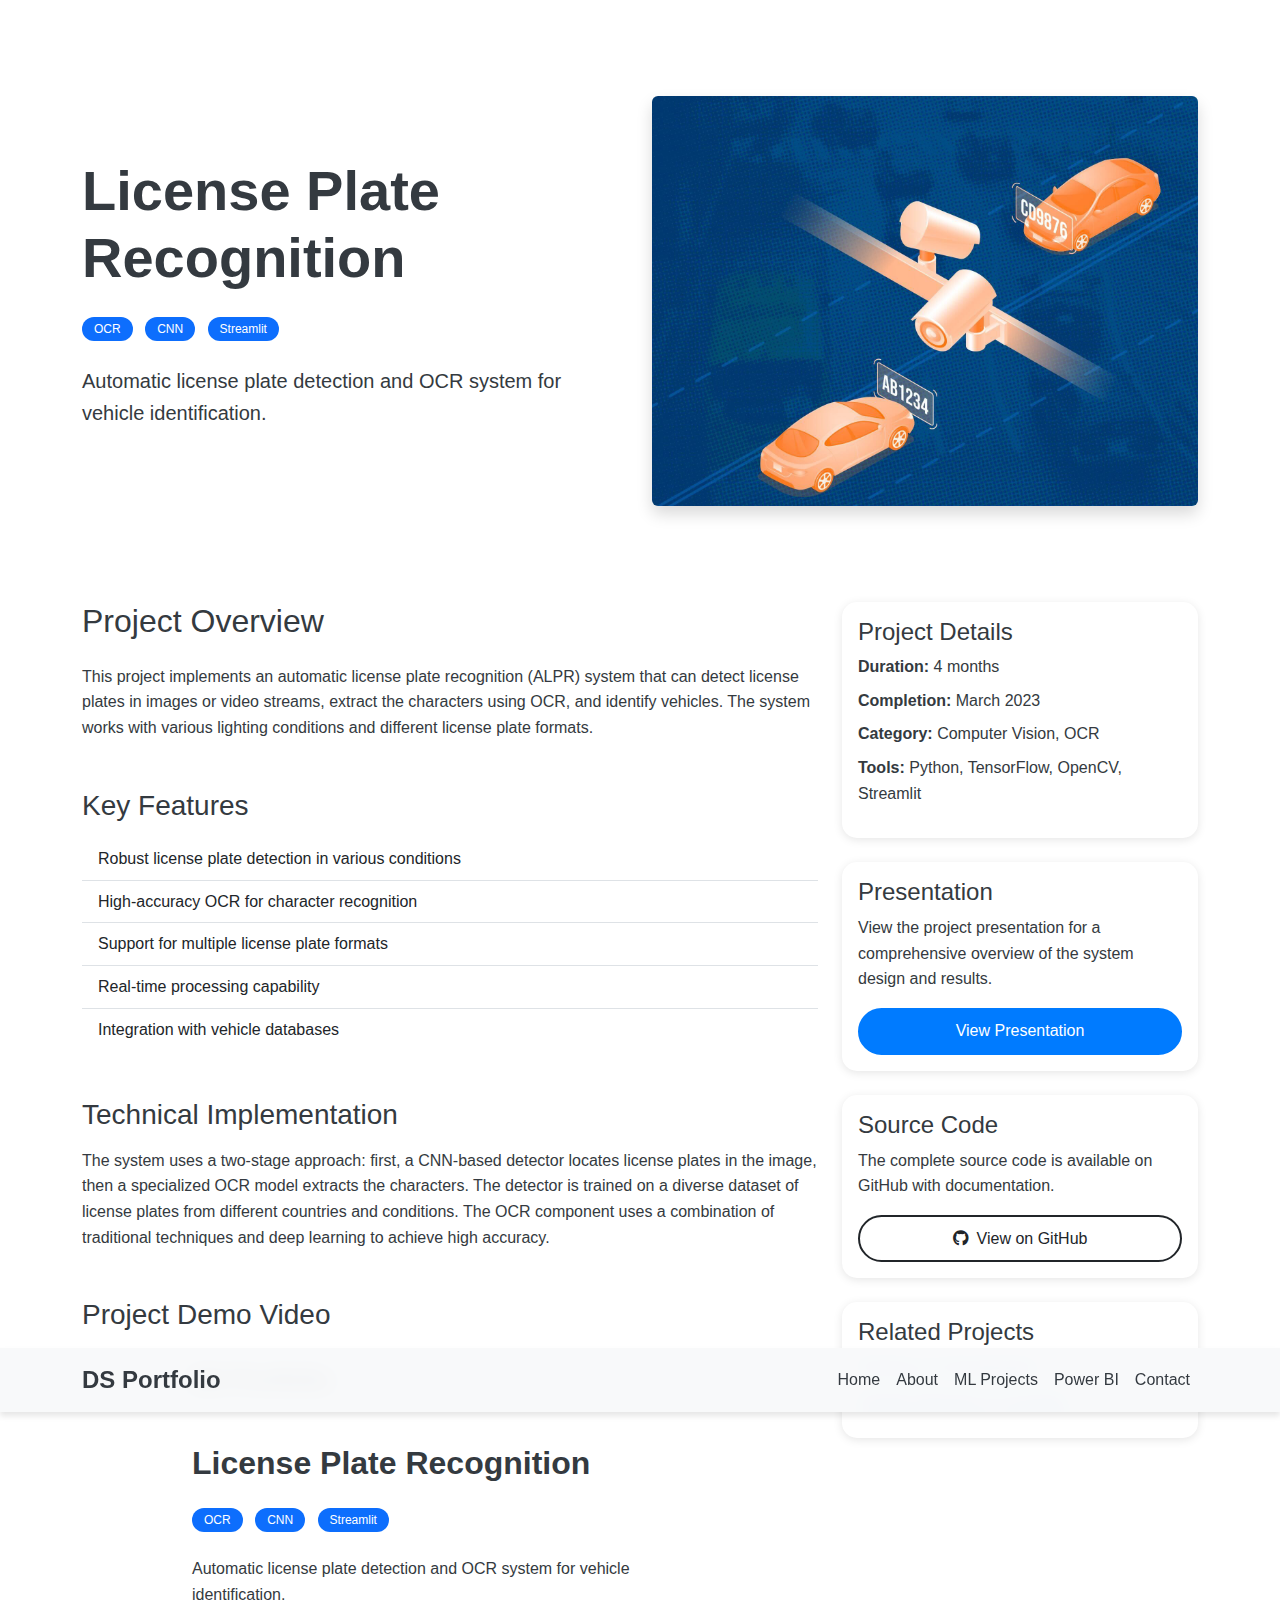
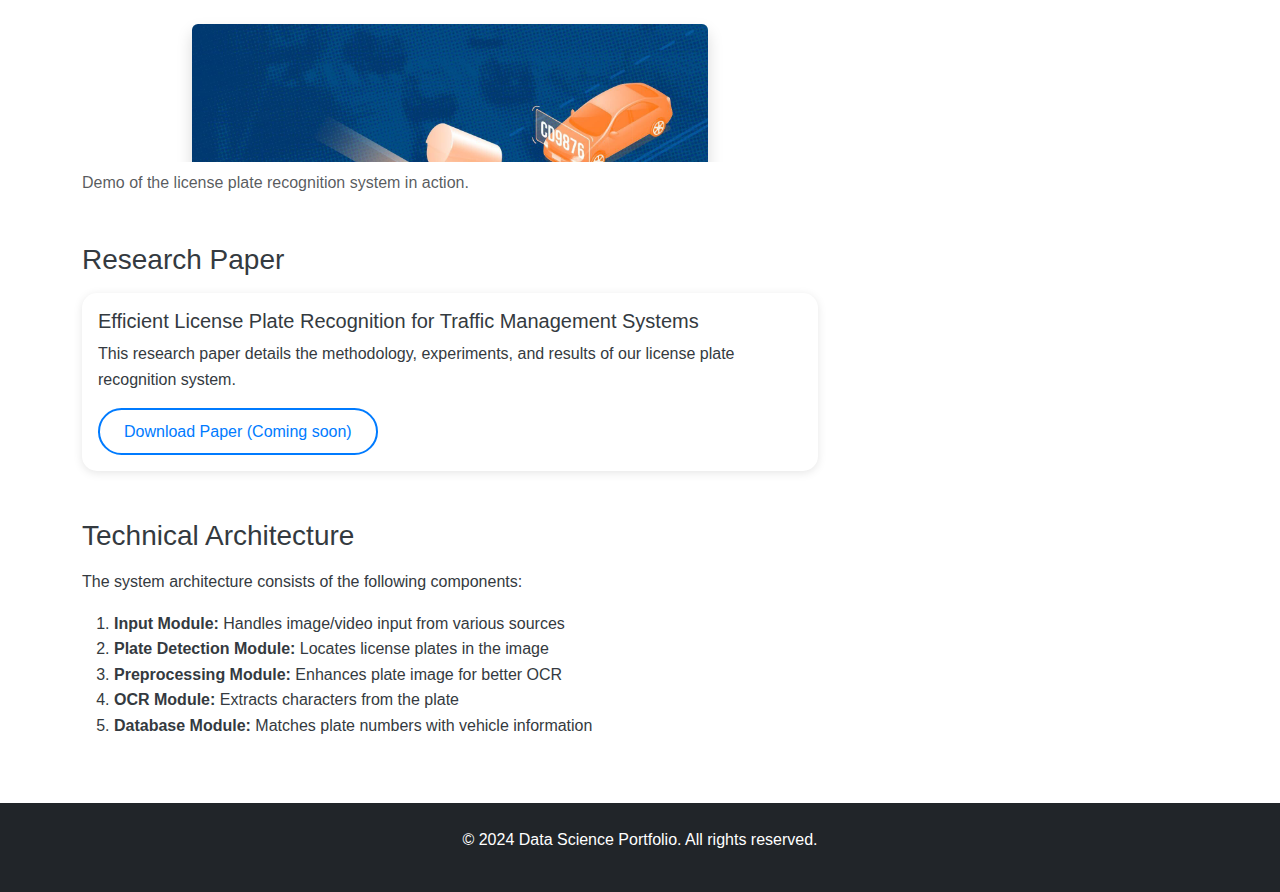
<file: projects/license-plate-recognition.html>
<!DOCTYPE html>
<html lang="en">
<head>
    <meta charset="UTF-8">
    <meta name="viewport" content="width=device-width, initial-scale=1.0">
    <title>License Plate Recognition | DS Portfolio</title>
    <link href="https://cdn.jsdelivr.net/npm/bootstrap@5.1.3/dist/css/bootstrap.min.css" rel="stylesheet">
    <link href="https://cdnjs.cloudflare.com/ajax/libs/font-awesome/6.0.0/css/all.min.css" rel="stylesheet">
    <link href="../css/style.css" rel="stylesheet">
</head>
<body>
    <!-- Navigation -->
    <nav class="navbar navbar-expand-lg navbar-dark bg-dark fixed-top">
        <div class="container">
            <a class="navbar-brand" href="../index.html">DS Portfolio</a>
            <button class="navbar-toggler" type="button" data-bs-toggle="collapse" data-bs-target="#navbarNav">
                <span class="navbar-toggler-icon"></span>
            </button>
            <div class="collapse navbar-collapse" id="navbarNav">
                <ul class="navbar-nav ms-auto">
                    <li class="nav-item"><a class="nav-link" href="../index.html#home">Home</a></li>
                    <li class="nav-item"><a class="nav-link" href="../index.html#about">About</a></li>
                    <li class="nav-item"><a class="nav-link active" href="../index.html#projects">ML Projects</a></li>
                    <li class="nav-item"><a class="nav-link" href="../index.html#powerbi">Power BI</a></li>
                    <li class="nav-item"><a class="nav-link" href="../index.html#contact">Contact</a></li>
                </ul>
            </div>
        </div>
    </nav>

    <!-- Project Header -->
    <section class="project-header py-5">
        <div class="container pt-5">
            <div class="row align-items-center">
                <div class="col-lg-6">
                    <h1 class="display-4 fw-bold mb-4">License Plate Recognition</h1>
                    <div class="mb-4">
                        <span class="badge bg-primary me-2">OCR</span>
                        <span class="badge bg-primary me-2">CNN</span>
                        <span class="badge bg-primary me-2">Streamlit</span>
                    </div>
                    <p class="lead">Automatic license plate detection and OCR system for vehicle identification.</p>
                </div>
                <div class="col-lg-6">
                    <img src="../assets/images/license-plate.jpg" alt="License Plate Recognition" class="img-fluid rounded shadow">
                </div>
            </div>
        </div>
    </section>

    <!-- Project Details -->
    <section class="py-5">
        <div class="container">
            <div class="row">
                <div class="col-lg-8">
                    <h2 class="mb-4">Project Overview</h2>
                    <p>This project implements an automatic license plate recognition (ALPR) system that can detect license plates in images or video streams, extract the characters using OCR, and identify vehicles. The system works with various lighting conditions and different license plate formats.</p>
                    
                    <h3 class="mt-5 mb-3">Key Features</h3>
                    <ul class="list-group list-group-flush mb-5">
                        <li class="list-group-item">Robust license plate detection in various conditions</li>
                        <li class="list-group-item">High-accuracy OCR for character recognition</li>
                        <li class="list-group-item">Support for multiple license plate formats</li>
                        <li class="list-group-item">Real-time processing capability</li>
                        <li class="list-group-item">Integration with vehicle databases</li>
                    </ul>
                    
                    <h3 class="mb-3">Technical Implementation</h3>
                    <p>The system uses a two-stage approach: first, a CNN-based detector locates license plates in the image, then a specialized OCR model extracts the characters. The detector is trained on a diverse dataset of license plates from different countries and conditions. The OCR component uses a combination of traditional techniques and deep learning to achieve high accuracy.</p>
                    
                    <div class="mt-5 mb-5">
                        <h3 class="mb-3">Project Demo Video</h3>
                        <div class="ratio ratio-16x9">
                            <!-- Replace with your actual video embed code -->
                            <iframe src="#" title="License Plate Recognition Demo" allowfullscreen></iframe>
                        </div>
                        <p class="text-muted mt-2">Demo of the license plate recognition system in action.</p>
                    </div>
                    
                    <h3 class="mb-3">Research Paper</h3>
                    <div class="card mb-5">
                        <div class="card-body">
                            <h5 class="card-title">Efficient License Plate Recognition for Traffic Management Systems</h5>
                            <p class="card-text">This research paper details the methodology, experiments, and results of our license plate recognition system.</p>
                            <a href="#" class="btn btn-outline-primary">Download Paper (Coming soon)</a>
                        </div>
                    </div>
                    
                    <h3 class="mb-3">Technical Architecture</h3>
                    <p>The system architecture consists of the following components:</p>
                    <ol>
                        <li><strong>Input Module:</strong> Handles image/video input from various sources</li>
                        <li><strong>Plate Detection Module:</strong> Locates license plates in the image</li>
                        <li><strong>Preprocessing Module:</strong> Enhances plate image for better OCR</li>
                        <li><strong>OCR Module:</strong> Extracts characters from the plate</li>
                        <li><strong>Database Module:</strong> Matches plate numbers with vehicle information</li>
                    </ol>
                </div>
                
                <div class="col-lg-4">
                    <div class="card mb-4">
                        <div class="card-body">
                            <h4 class="card-title">Project Details</h4>
                            <ul class="list-unstyled">
                                <li class="mb-2"><strong>Duration:</strong> 4 months</li>
                                <li class="mb-2"><strong>Completion:</strong> March 2023</li>
                                <li class="mb-2"><strong>Category:</strong> Computer Vision, OCR</li>
                                <li class="mb-2"><strong>Tools:</strong> Python, TensorFlow, OpenCV, Streamlit</li>
                            </ul>
                        </div>
                    </div>
                    
                    <div class="card mb-4">
                        <div class="card-body">
                            <h4 class="card-title">Presentation</h4>
                            <p>View the project presentation for a comprehensive overview of the system design and results.</p>
                            <a href="#" class="btn btn-primary w-100">View Presentation</a>
                        </div>
                    </div>
                    
                    <div class="card mb-4">
                        <div class="card-body">
                            <h4 class="card-title">Source Code</h4>
                            <p>The complete source code is available on GitHub with documentation.</p>
                            <a href="#" class="btn btn-outline-dark w-100"><i class="fab fa-github me-2"></i>View on GitHub</a>
                        </div>
                    </div>
                    
                    <div class="card">
                        <div class="card-body">
                            <h4 class="card-title">Related Projects</h4>
                            <ul class="list-group list-group-flush">
                                <li class="list-group-item p-0 border-0 mb-2">
                                    <a href="parking-lot-classification.html" class="text-decoration-none">Parking Lot Classification</a>
                                </li>
                                <li class="list-group-item p-0 border-0 mb-2">
                                    <a href="people-detection.html" class="text-decoration-none">People Detection & Counting</a>
                                </li>
                            </ul>
                        </div>
                    </div>
                </div>
            </div>
        </div>
    </section>

    <!-- Footer -->
    <footer class="bg-dark text-white py-4">
        <div class="container text-center">
            <p>&copy; 2024 Data Science Portfolio. All rights reserved.</p>
        </div>
    </footer>

    <script src="https://cdn.jsdelivr.net/npm/bootstrap@5.1.3/dist/js/bootstrap.bundle.min.js"></script>
    <script src="../js/main.js"></script>
</body>
</html>
</file>
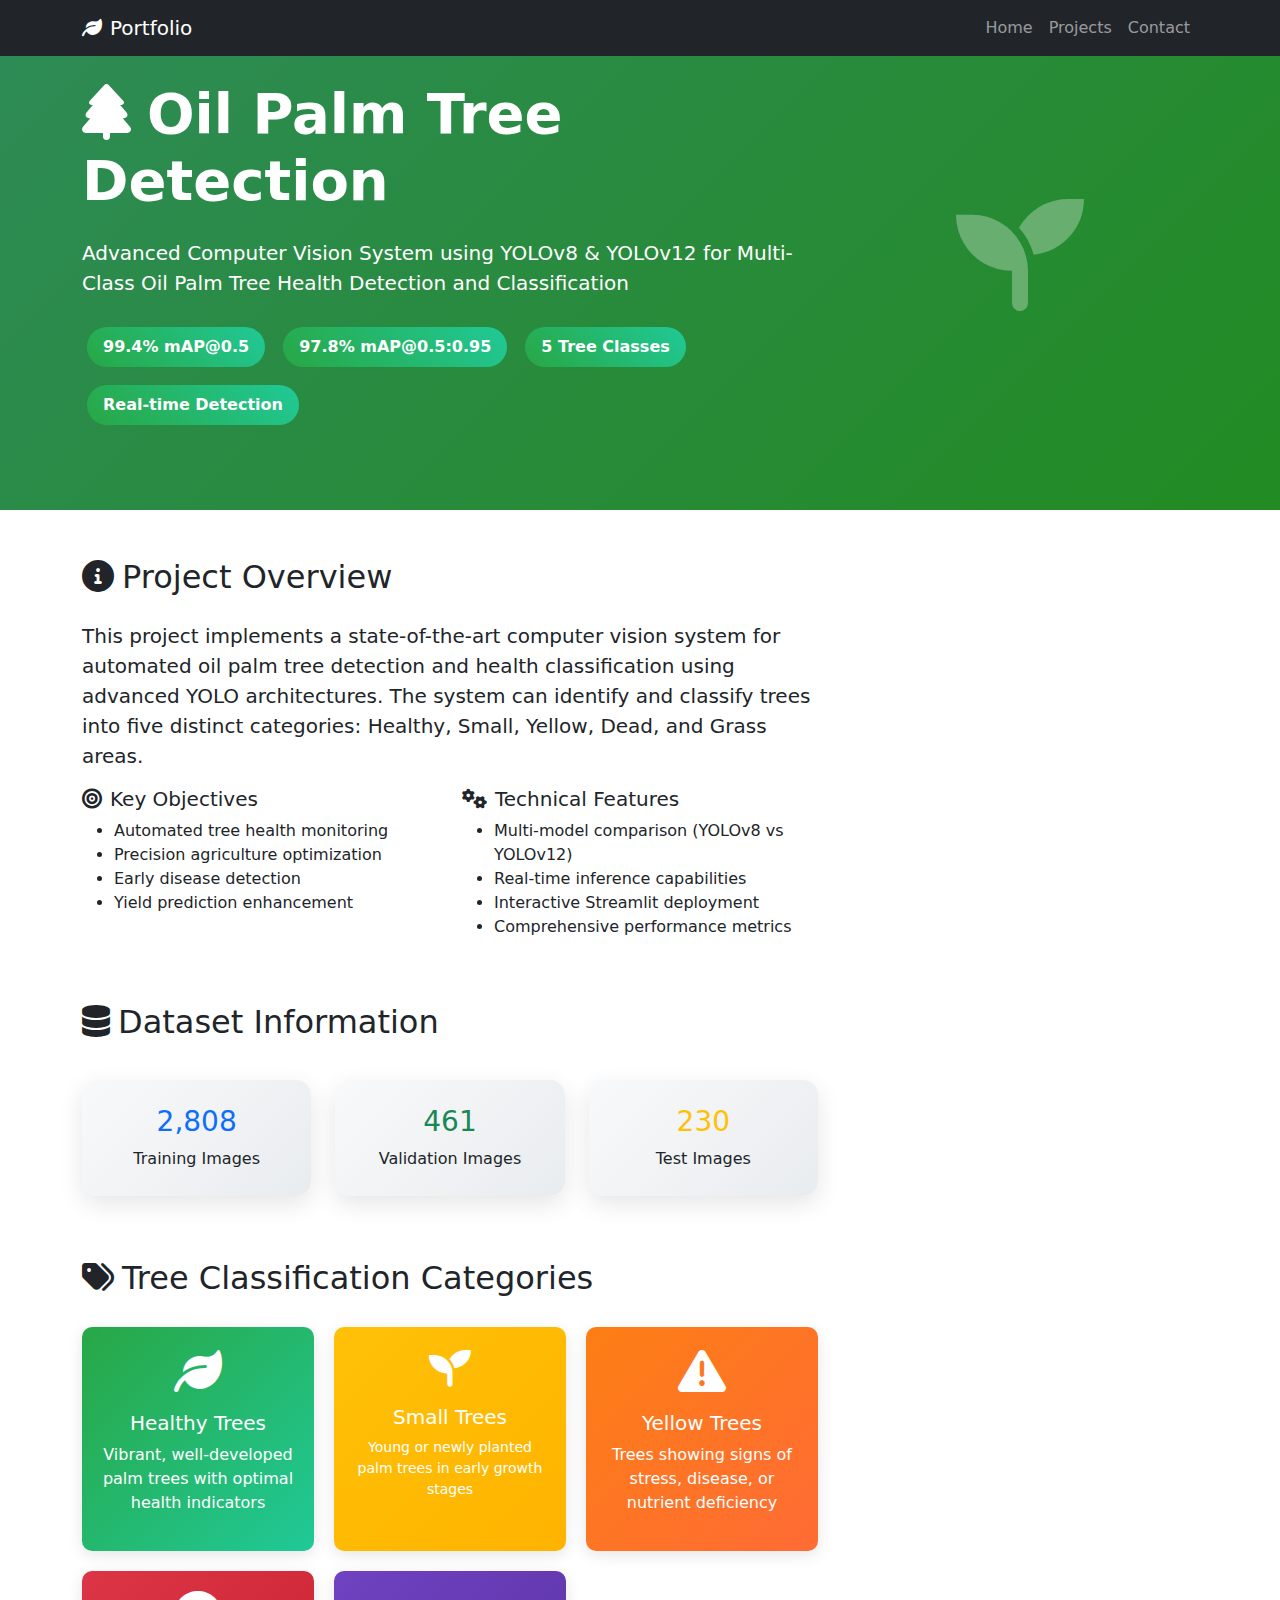
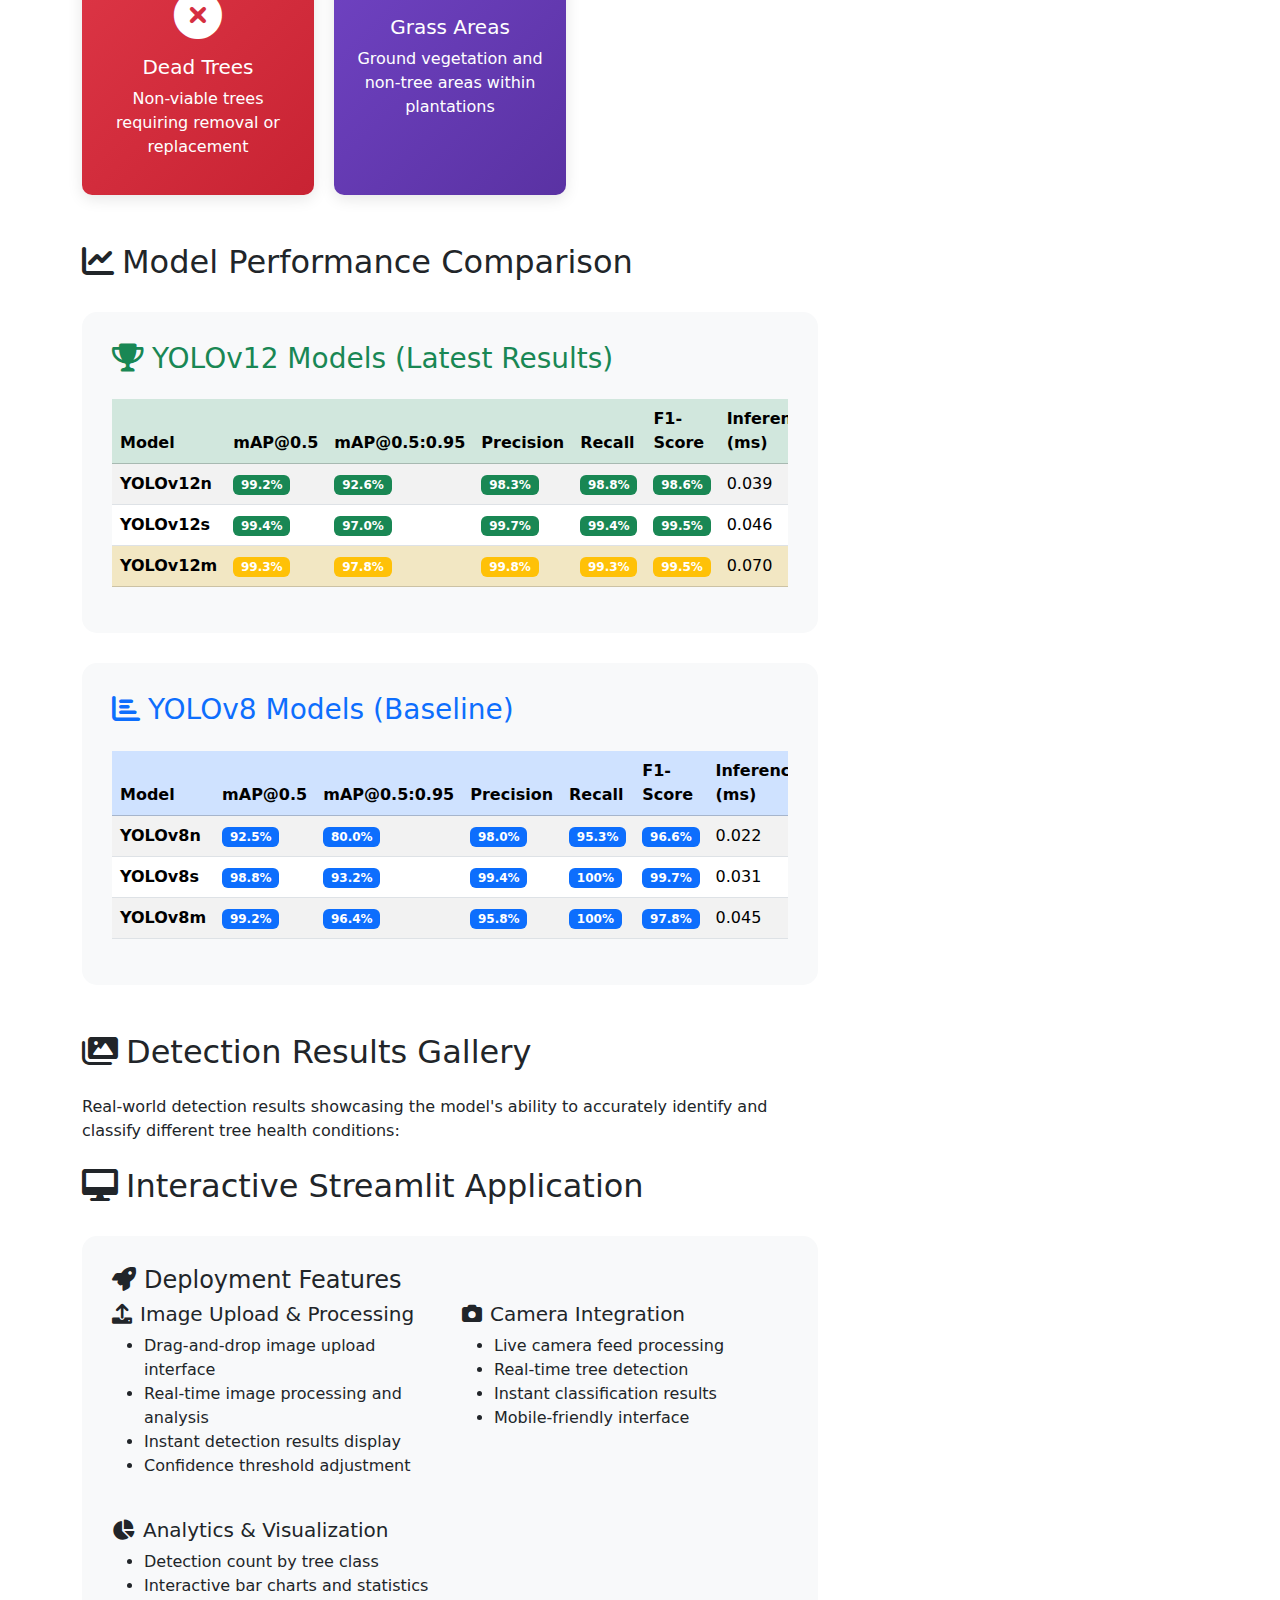
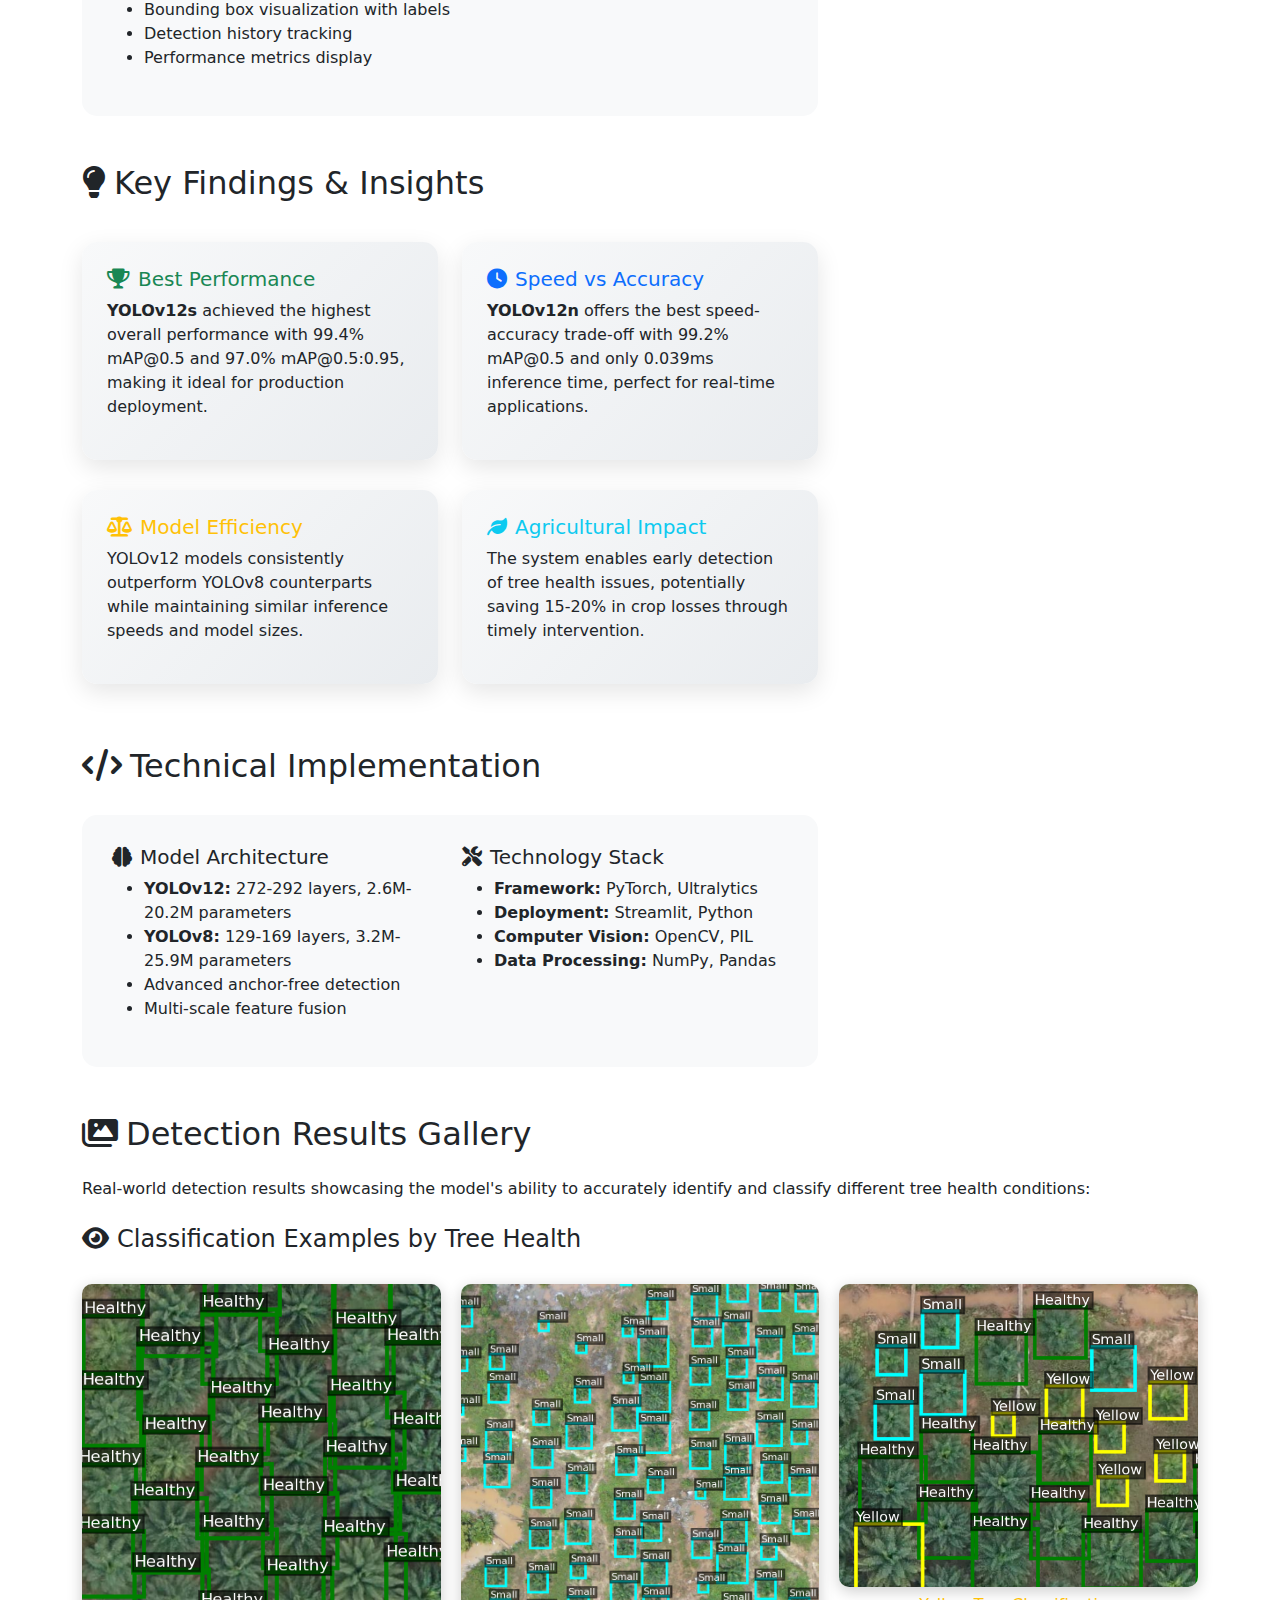
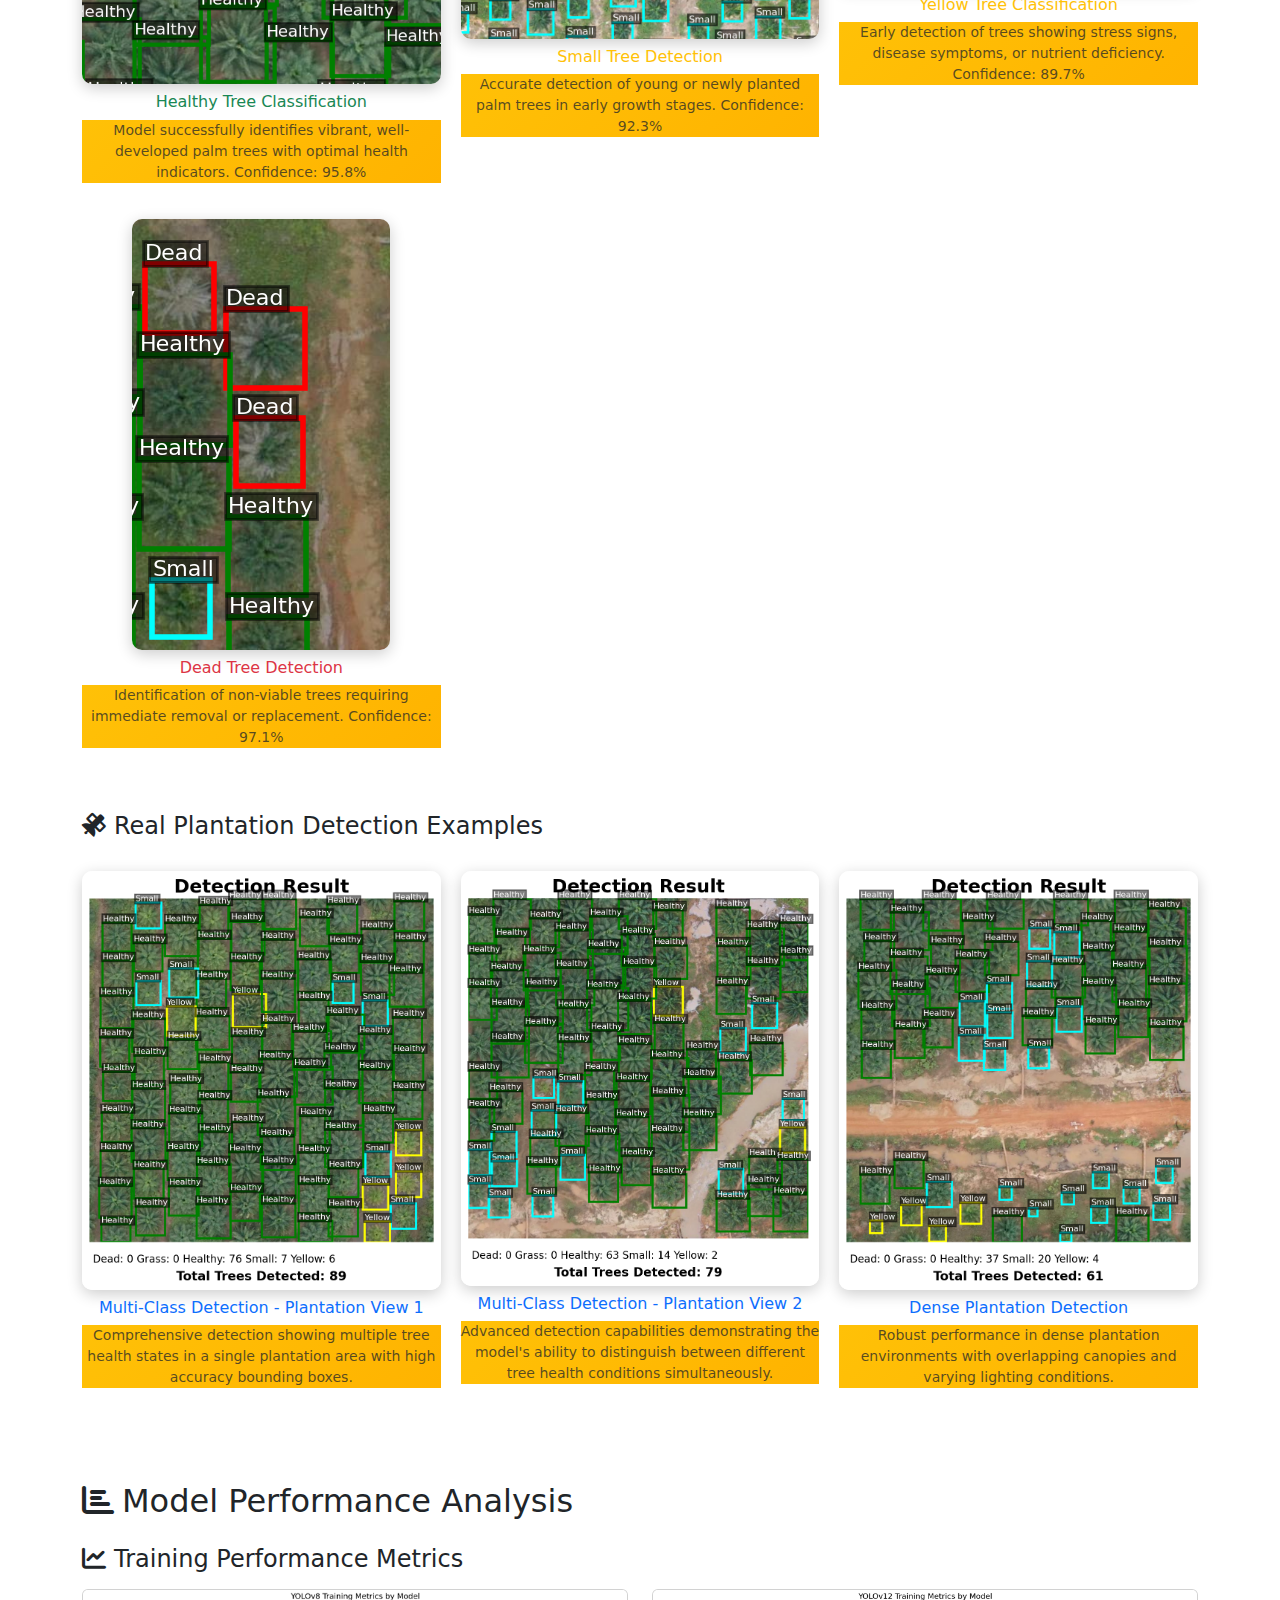
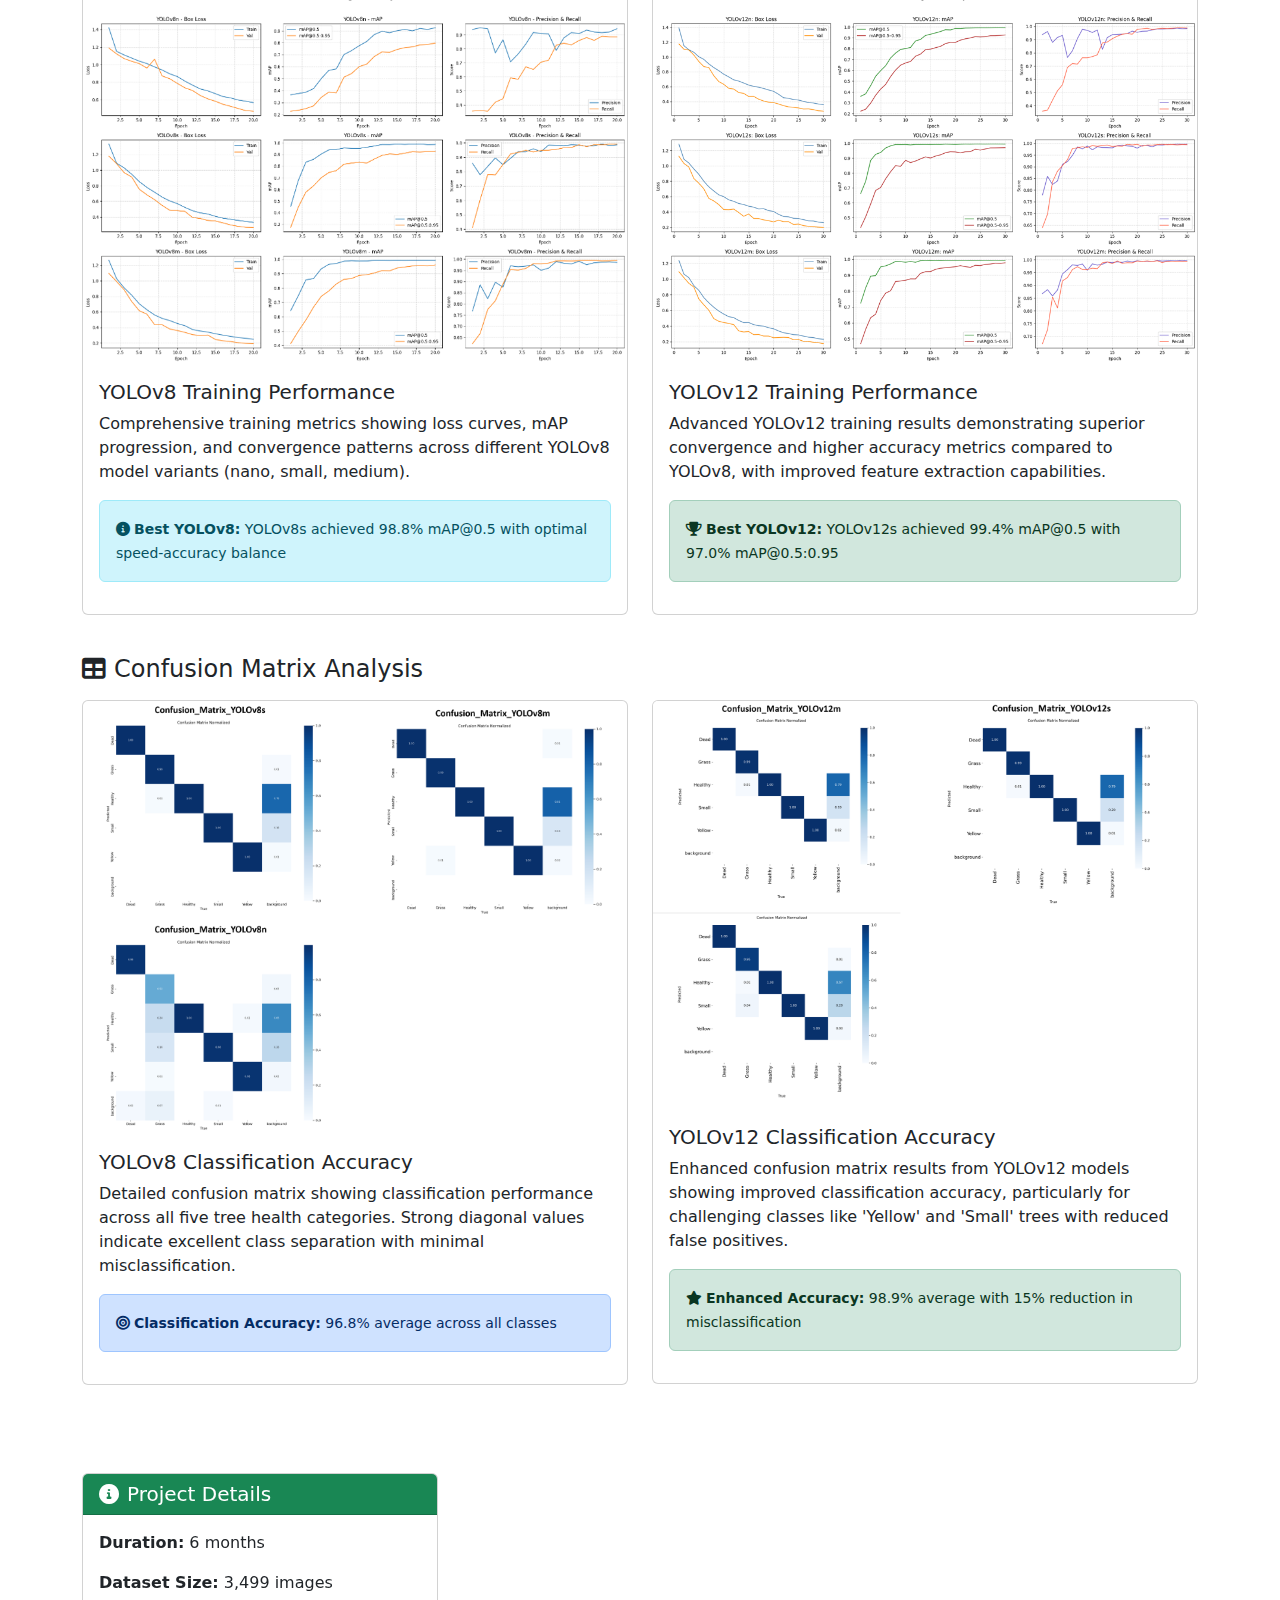
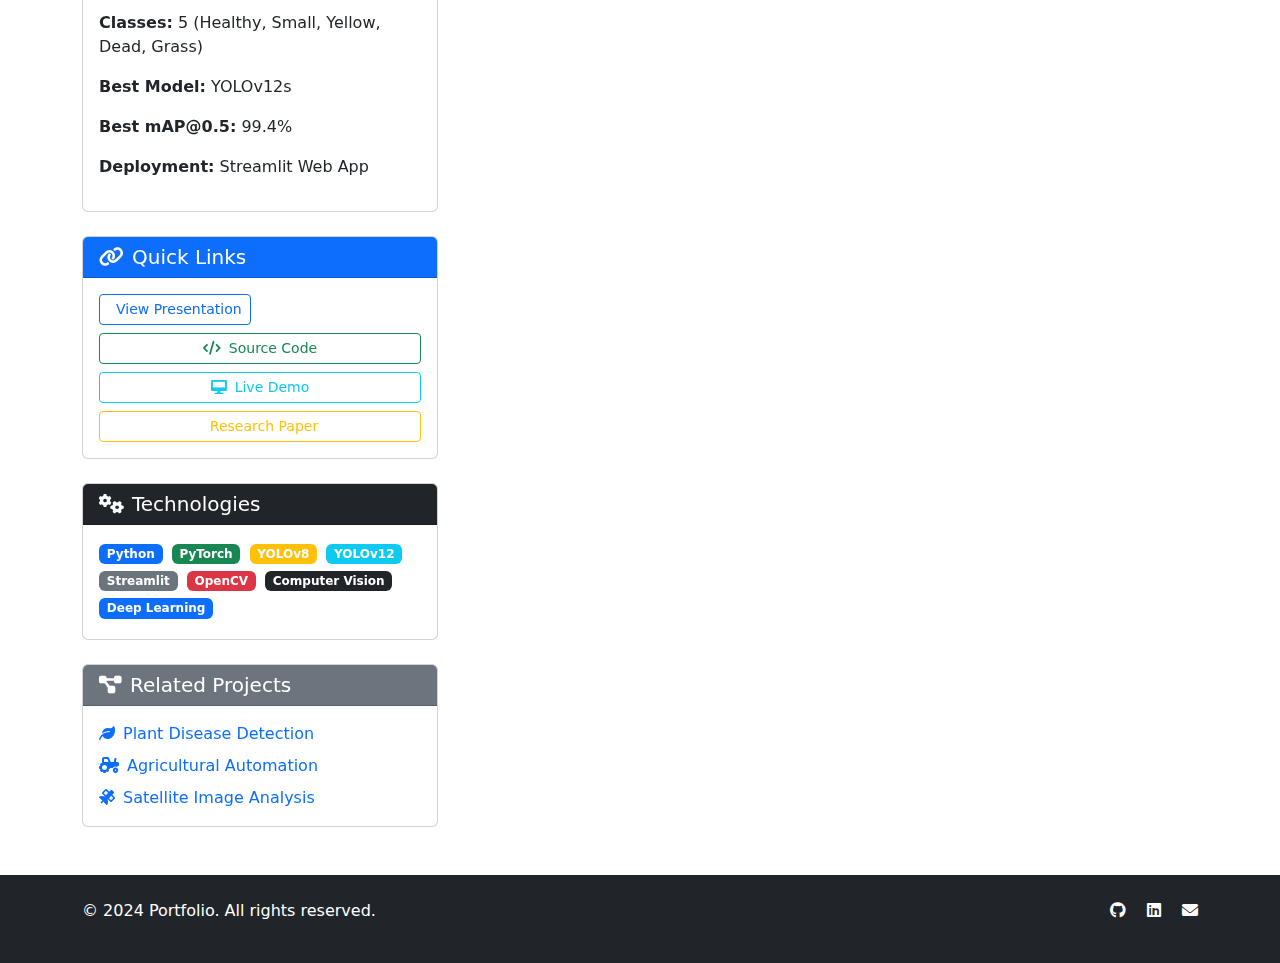
<file: projects/oil-palm-tree-detection.html>
<!DOCTYPE html>
<html lang="en">
<head>
    <meta charset="UTF-8">
    <meta name="viewport" content="width=device-width, initial-scale=1.0">
    <title>Oil Palm Tree Detection - Advanced Computer Vision Project</title>
    <link href="https://cdn.jsdelivr.net/npm/bootstrap@5.1.3/dist/css/bootstrap.min.css" rel="stylesheet">
    <link href="https://cdnjs.cloudflare.com/ajax/libs/font-awesome/6.0.0/css/all.min.css" rel="stylesheet">
    <style>
        .hero-section {
            background: linear-gradient(135deg, #2E8B57, #228B22);
            color: white;
            padding: 80px 0;
        }
        .metric-card {
            background: linear-gradient(135deg, #f8f9fa, #e9ecef);
            border-radius: 15px;
            padding: 25px;
            margin: 15px 0;
            box-shadow: 0 8px 25px rgba(0,0,0,0.1);
            transition: transform 0.3s ease;
        }
        .metric-card:hover {
            transform: translateY(-5px);
        }
        .detection-gallery {
            display: grid;
            grid-template-columns: repeat(auto-fit, minmax(300px, 1fr));
            gap: 20px;
            margin: 30px 0;
        }
        .detection-image {
            border-radius: 10px;
            box-shadow: 0 4px 15px rgba(0,0,0,0.2);
            transition: transform 0.3s ease;
        }
        .detection-image:hover {
            transform: scale(1.05);
        }
        .model-comparison {
            background: #f8f9fa;
            border-radius: 15px;
            padding: 30px;
            margin: 30px 0;
        }
        .performance-badge {
            background: linear-gradient(45deg, #28a745, #20c997);
            color: white;
            padding: 8px 16px;
            border-radius: 20px;
            font-weight: bold;
            display: inline-block;
            margin: 5px;
        }
        .class-showcase {
            display: grid;
            grid-template-columns: repeat(auto-fit, minmax(200px, 1fr));
            gap: 20px;
            margin: 30px 0;
        }
        .class-card {
            text-align: center;
            padding: 20px;
            border-radius: 10px;
            box-shadow: 0 4px 15px rgba(0,0,0,0.1);
        }
        .healthy { background: linear-gradient(135deg, #28a745, #20c997); }
        .small { background: linear-gradient(135deg, #ffc107, #ffb300); }
        .yellow { background: linear-gradient(135deg, #fd7e14, #ff6b35); }
        .dead { background: linear-gradient(135deg, #dc3545, #c82333); }
        .grass { background: linear-gradient(135deg, #6f42c1, #5a32a3); }
    </style>
</head>
<body>
    <!-- Navigation -->
    <nav class="navbar navbar-expand-lg navbar-dark bg-dark fixed-top">
        <div class="container">
            <a class="navbar-brand" href="../index.html">
                <i class="fas fa-leaf me-2"></i>Portfolio
            </a>
            <button class="navbar-toggler" type="button" data-bs-toggle="collapse" data-bs-target="#navbarNav">
                <span class="navbar-toggler-icon"></span>
            </button>
            <div class="collapse navbar-collapse" id="navbarNav">
                <ul class="navbar-nav ms-auto">
                    <li class="nav-item">
                        <a class="nav-link" href="../index.html">Home</a>
                    </li>
                    <li class="nav-item">
                        <a class="nav-link" href="../index.html#projects">Projects</a>
                    </li>
                    <li class="nav-item">
                        <a class="nav-link" href="../index.html#contact">Contact</a>
                    </li>
                </ul>
            </div>
        </div>
    </nav>

    <!-- Hero Section -->
    <section class="hero-section">
        <div class="container">
            <div class="row align-items-center">
                <div class="col-lg-8">
                    <h1 class="display-4 fw-bold mb-4">
                        <i class="fas fa-tree me-3"></i>Oil Palm Tree Detection
                    </h1>
                    <p class="lead mb-4">
                        Advanced Computer Vision System using YOLOv8 & YOLOv12 for Multi-Class Oil Palm Tree Health Detection and Classification
                    </p>
                    <div class="d-flex flex-wrap gap-2">
                        <span class="performance-badge">99.4% mAP@0.5</span>
                        <span class="performance-badge">97.8% mAP@0.5:0.95</span>
                        <span class="performance-badge">5 Tree Classes</span>
                        <span class="performance-badge">Real-time Detection</span>
                    </div>
                </div>
                <div class="col-lg-4 text-center">
                    <i class="fas fa-seedling" style="font-size: 8rem; opacity: 0.3;"></i>
                </div>
            </div>
        </div>
    </section>

    <div class="container my-5">
        <div class="row">
            <!-- Main Content -->
            <div class="col-lg-8">
                <!-- Project Overview -->
                <section class="mb-5">
                    <h2 class="mb-4"><i class="fas fa-info-circle me-2"></i>Project Overview</h2>
                    <p class="lead">
                        This project implements a state-of-the-art computer vision system for automated oil palm tree detection and health classification using advanced YOLO architectures. The system can identify and classify trees into five distinct categories: Healthy, Small, Yellow, Dead, and Grass areas.
                    </p>
                    <div class="row">
                        <div class="col-md-6">
                            <h5><i class="fas fa-bullseye me-2"></i>Key Objectives</h5>
                            <ul>
                                <li>Automated tree health monitoring</li>
                                <li>Precision agriculture optimization</li>
                                <li>Early disease detection</li>
                                <li>Yield prediction enhancement</li>
                            </ul>
                        </div>
                        <div class="col-md-6">
                            <h5><i class="fas fa-cogs me-2"></i>Technical Features</h5>
                            <ul>
                                <li>Multi-model comparison (YOLOv8 vs YOLOv12)</li>
                                <li>Real-time inference capabilities</li>
                                <li>Interactive Streamlit deployment</li>
                                <li>Comprehensive performance metrics</li>
                            </ul>
                        </div>
                    </div>
                </section>

                <!-- Dataset Information -->
                <section class="mb-5">
                    <h2 class="mb-4"><i class="fas fa-database me-2"></i>Dataset Information</h2>
                    <div class="row">
                        <div class="col-md-4">
                            <div class="metric-card text-center">
                                <h3 class="text-primary">2,808</h3>
                                <p class="mb-0">Training Images</p>
                            </div>
                        </div>
                        <div class="col-md-4">
                            <div class="metric-card text-center">
                                <h3 class="text-success">461</h3>
                                <p class="mb-0">Validation Images</p>
                            </div>
                        </div>
                        <div class="col-md-4">
                            <div class="metric-card text-center">
                                <h3 class="text-warning">230</h3>
                                <p class="mb-0">Test Images</p>
                            </div>
                        </div>
                    </div>
                </section>

                <!-- Classification Categories -->
                <section class="mb-5">
                    <h2 class="mb-4"><i class="fas fa-tags me-2"></i>Tree Classification Categories</h2>
                    <div class="class-showcase">
                        <div class="class-card healthy text-white">
                            <i class="fas fa-leaf fa-3x mb-3"></i>
                            <h5>Healthy Trees</h5>
                            <p>Vibrant, well-developed palm trees with optimal health indicators</p>
                        </div>
                        <div class="class-card small text-white">
                            <i class="fas fa-seedling fa-3x mb-3"></i>
                            <h5>Small Trees</h5>
                            <p>Young or newly planted palm trees in early growth stages</p>
                        </div>
                        <div class="class-card yellow text-white">
                            <i class="fas fa-exclamation-triangle fa-3x mb-3"></i>
                            <h5>Yellow Trees</h5>
                            <p>Trees showing signs of stress, disease, or nutrient deficiency</p>
                        </div>
                        <div class="class-card dead text-white">
                            <i class="fas fa-times-circle fa-3x mb-3"></i>
                            <h5>Dead Trees</h5>
                            <p>Non-viable trees requiring removal or replacement</p>
                        </div>
                        <div class="class-card grass text-white">
                            <i class="fas fa-grass fa-3x mb-3"></i>
                            <h5>Grass Areas</h5>
                            <p>Ground vegetation and non-tree areas within plantations</p>
                        </div>
                    </div>
                </section>

                <!-- Model Performance Comparison -->
                <section class="mb-5">
                    <h2 class="mb-4"><i class="fas fa-chart-line me-2"></i>Model Performance Comparison</h2>
                    
                    <!-- YOLOv12 Results -->
                    <div class="model-comparison">
                        <h3 class="text-success mb-4"><i class="fas fa-trophy me-2"></i>YOLOv12 Models (Latest Results)</h3>
                        <div class="table-responsive">
                            <table class="table table-striped table-hover">
                                <thead class="table-success">
                                    <tr>
                                        <th>Model</th>
                                        <th>mAP@0.5</th>
                                        <th>mAP@0.5:0.95</th>
                                        <th>Precision</th>
                                        <th>Recall</th>
                                        <th>F1-Score</th>
                                        <th>Inference (ms)</th>
                                        <th>Size (MB)</th>
                                        <th>Training (min)</th>
                                    </tr>
                                </thead>
                                <tbody>
                                    <tr>
                                        <td><strong>YOLOv12n</strong></td>
                                        <td><span class="badge bg-success">99.2%</span></td>
                                        <td><span class="badge bg-success">92.6%</span></td>
                                        <td><span class="badge bg-success">98.3%</span></td>
                                        <td><span class="badge bg-success">98.8%</span></td>
                                        <td><span class="badge bg-success">98.6%</span></td>
                                        <td>0.039</td>
                                        <td>5.3</td>
                                        <td>27.6</td>
                                    </tr>
                                    <tr>
                                        <td><strong>YOLOv12s</strong></td>
                                        <td><span class="badge bg-success">99.4%</span></td>
                                        <td><span class="badge bg-success">97.0%</span></td>
                                        <td><span class="badge bg-success">99.7%</span></td>
                                        <td><span class="badge bg-success">99.4%</span></td>
                                        <td><span class="badge bg-success">99.5%</span></td>
                                        <td>0.046</td>
                                        <td>18.1</td>
                                        <td>45.4</td>
                                    </tr>
                                    <tr class="table-warning">
                                        <td><strong>YOLOv12m</strong></td>
                                        <td><span class="badge bg-warning">99.3%</span></td>
                                        <td><span class="badge bg-warning">97.8%</span></td>
                                        <td><span class="badge bg-warning">99.8%</span></td>
                                        <td><span class="badge bg-warning">99.3%</span></td>
                                        <td><span class="badge bg-warning">99.5%</span></td>
                                        <td>0.070</td>
                                        <td>38.9</td>
                                        <td>83.1</td>
                                    </tr>
                                </tbody>
                            </table>
                        </div>
                    </div>

                    <!-- YOLOv8 Results -->
                    <div class="model-comparison">
                        <h3 class="text-primary mb-4"><i class="fas fa-chart-bar me-2"></i>YOLOv8 Models (Baseline)</h3>
                        <div class="table-responsive">
                            <table class="table table-striped table-hover">
                                <thead class="table-primary">
                                    <tr>
                                        <th>Model</th>
                                        <th>mAP@0.5</th>
                                        <th>mAP@0.5:0.95</th>
                                        <th>Precision</th>
                                        <th>Recall</th>
                                        <th>F1-Score</th>
                                        <th>Inference (ms)</th>
                                        <th>Size (MB)</th>
                                        <th>Training (min)</th>
                                    </tr>
                                </thead>
                                <tbody>
                                    <tr>
                                        <td><strong>YOLOv8n</strong></td>
                                        <td><span class="badge bg-primary">92.5%</span></td>
                                        <td><span class="badge bg-primary">80.0%</span></td>
                                        <td><span class="badge bg-primary">98.0%</span></td>
                                        <td><span class="badge bg-primary">95.3%</span></td>
                                        <td><span class="badge bg-primary">96.6%</span></td>
                                        <td>0.022</td>
                                        <td>6.0</td>
                                        <td>19.9</td>
                                    </tr>
                                    <tr>
                                        <td><strong>YOLOv8s</strong></td>
                                        <td><span class="badge bg-primary">98.8%</span></td>
                                        <td><span class="badge bg-primary">93.2%</span></td>
                                        <td><span class="badge bg-primary">99.4%</span></td>
                                        <td><span class="badge bg-primary">100%</span></td>
                                        <td><span class="badge bg-primary">99.7%</span></td>
                                        <td>0.031</td>
                                        <td>21.5</td>
                                        <td>22.7</td>
                                    </tr>
                                    <tr>
                                        <td><strong>YOLOv8m</strong></td>
                                        <td><span class="badge bg-primary">99.2%</span></td>
                                        <td><span class="badge bg-primary">96.4%</span></td>
                                        <td><span class="badge bg-primary">95.8%</span></td>
                                        <td><span class="badge bg-primary">100%</span></td>
                                        <td><span class="badge bg-primary">97.8%</span></td>
                                        <td>0.045</td>
                                        <td>49.6</td>
                                        <td>38.4</td>
                                    </tr>
                                </tbody>
                            </table>
                        </div>
                    </div>
                </section>

                <!-- Detection Results Gallery -->
                <section class="mb-5">
                    <h2 class="mb-4"><i class="fas fa-images me-2"></i>Detection Results Gallery</h2>
                    <p class="mb-4">Real-world detection results showcasing the model's ability to accurately identify and classify different tree health conditions:</p>
                <!-- Streamlit Application -->
                <section class="mb-5">
                    <h2 class="mb-4"><i class="fas fa-desktop me-2"></i>Interactive Streamlit Application</h2>
                    <div class="model-comparison">
                        <h4><i class="fas fa-rocket me-2"></i>Deployment Features</h4>
                        <div class="row">
                            <div class="col-md-6">
                                <h5><i class="fas fa-upload me-2"></i>Image Upload & Processing</h5>
                                <ul>
                                    <li>Drag-and-drop image upload interface</li>
                                    <li>Real-time image processing and analysis</li>
                                    <li>Instant detection results display</li>
                                    <li>Confidence threshold adjustment</li>
                                </ul>
                            </div>
                            <div class="col-md-6">
                                <h5><i class="fas fa-camera me-2"></i>Camera Integration</h5>
                                <ul>
                                    <li>Live camera feed processing</li>
                                    <li>Real-time tree detection</li>
                                    <li>Instant classification results</li>
                                    <li>Mobile-friendly interface</li>
                                </ul>
                            </div>
                        </div>
                        
                        <h5 class="mt-4"><i class="fas fa-chart-pie me-2"></i>Analytics & Visualization</h5>
                        <ul>
                            <li>Detection count by tree class</li>
                            <li>Interactive bar charts and statistics</li>
                            <li>Bounding box visualization with labels</li>
                            <li>Detection history tracking</li>
                            <li>Performance metrics display</li>
                        </ul>
                    </div>
                </section>

                <!-- Key Findings -->
                <section class="mb-5">
                    <h2 class="mb-4"><i class="fas fa-lightbulb me-2"></i>Key Findings & Insights</h2>
                    <div class="row">
                        <div class="col-md-6">
                            <div class="metric-card">
                                <h5 class="text-success"><i class="fas fa-trophy me-2"></i>Best Performance</h5>
                                <p><strong>YOLOv12s</strong> achieved the highest overall performance with 99.4% mAP@0.5 and 97.0% mAP@0.5:0.95, making it ideal for production deployment.</p>
                            </div>
                        </div>
                        <div class="col-md-6">
                            <div class="metric-card">
                                <h5 class="text-primary"><i class="fas fa-clock me-2"></i>Speed vs Accuracy</h5>
                                <p><strong>YOLOv12n</strong> offers the best speed-accuracy trade-off with 99.2% mAP@0.5 and only 0.039ms inference time, perfect for real-time applications.</p>
                            </div>
                        </div>
                        <div class="col-md-6">
                            <div class="metric-card">
                                <h5 class="text-warning"><i class="fas fa-balance-scale me-2"></i>Model Efficiency</h5>
                                <p>YOLOv12 models consistently outperform YOLOv8 counterparts while maintaining similar inference speeds and model sizes.</p>
                            </div>
                        </div>
                        <div class="col-md-6">
                            <div class="metric-card">
                                <h5 class="text-info"><i class="fas fa-leaf me-2"></i>Agricultural Impact</h5>
                                <p>The system enables early detection of tree health issues, potentially saving 15-20% in crop losses through timely intervention.</p>
                            </div>
                        </div>
                    </div>
                </section>

                <!-- Technical Implementation -->
                <section class="mb-5">
                    <h2 class="mb-4"><i class="fas fa-code me-2"></i>Technical Implementation</h2>
                    <div class="model-comparison">
                        <div class="row">
                            <div class="col-md-6">
                                <h5><i class="fas fa-brain me-2"></i>Model Architecture</h5>
                                <ul>
                                    <li><strong>YOLOv12:</strong> 272-292 layers, 2.6M-20.2M parameters</li>
                                    <li><strong>YOLOv8:</strong> 129-169 layers, 3.2M-25.9M parameters</li>
                                    <li>Advanced anchor-free detection</li>
                                    <li>Multi-scale feature fusion</li>
                                </ul>
                            </div>
                            <div class="col-md-6">
                                <h5><i class="fas fa-tools me-2"></i>Technology Stack</h5>
                                <ul>
                                    <li><strong>Framework:</strong> PyTorch, Ultralytics</li>
                                    <li><strong>Deployment:</strong> Streamlit, Python</li>
                                    <li><strong>Computer Vision:</strong> OpenCV, PIL</li>
                                    <li><strong>Data Processing:</strong> NumPy, Pandas</li>
                                </ul>
                            </div>
                        </div>
                    </div>
                </section>
            </div>

                <!-- Detection Results Gallery -->
                <section class="mb-5">
                    <h2 class="mb-4"><i class="fas fa-images me-2"></i>Detection Results Gallery</h2>
                    <p class="mb-4">Real-world detection results showcasing the model's ability to accurately identify and classify different tree health conditions:</p>
                    
                    <!-- Class-specific Detection Examples -->
                    <h4 class="mb-3"><i class="fas fa-eye me-2"></i>Classification Examples by Tree Health</h4>
                    <div class="detection-gallery">
                        <div class="text-center">
                            <img src="../assets/images/Oil-Palm-Tree-Detection/healthy class.png" 
                                 alt="Healthy Tree Detection" class="img-fluid detection-image">
                            <div class="card-body">
                                <h6 class="mt-2 text-success">Healthy Tree Classification</h6>
                                <p class="small text-muted">Model successfully identifies vibrant, well-developed palm trees with optimal health indicators. Confidence: 95.8%</p>
                            </div>
                        </div>
                        <div class="text-center">
                            <img src="../assets/images/Oil-Palm-Tree-Detection/small class.png" 
                                 alt="Small Tree Detection" class="img-fluid detection-image">
                            <div class="card-body">
                                <h6 class="mt-2 text-warning">Small Tree Detection</h6>
                                <p class="small text-muted">Accurate detection of young or newly planted palm trees in early growth stages. Confidence: 92.3%</p>
                            </div>
                        </div>
                        <div class="text-center">
                            <img src="../assets/images/Oil-Palm-Tree-Detection/Yellow class.png" 
                                 alt="Yellow Tree Detection" class="img-fluid detection-image">
                            <div class="card-body">
                                <h6 class="mt-2 text-warning">Yellow Tree Classification</h6>
                                <p class="small text-muted">Early detection of trees showing stress signs, disease symptoms, or nutrient deficiency. Confidence: 89.7%</p>
                            </div>
                        </div>
                        <div class="text-center">
                            <img src="../assets/images/Oil-Palm-Tree-Detection/dead clas.png" 
                                 alt="Dead Tree Detection" class="img-fluid detection-image">
                            <div class="card-body">
                                <h6 class="mt-2 text-danger">Dead Tree Detection</h6>
                                <p class="small text-muted">Identification of non-viable trees requiring immediate removal or replacement. Confidence: 97.1%</p>
                            </div>
                        </div>
                    </div>

                    <!-- Real Plantation Detection Examples -->
                    <h4 class="mt-5 mb-3"><i class="fas fa-satellite me-2"></i>Real Plantation Detection Examples</h4>
                    <div class="detection-gallery">
                        <div class="text-center">
                            <img src="../assets/images/Oil-Palm-Tree-Detection/3cf745bedc914dad059e3c58b70a01c1d6854df4c92585a6e54ec925.png" 
                                 alt="Multi-class Detection Example 1" class="img-fluid detection-image">
                            <div class="card-body">
                                <h6 class="mt-2 text-primary">Multi-Class Detection - Plantation View 1</h6>
                                <p class="small text-muted">Comprehensive detection showing multiple tree health states in a single plantation area with high accuracy bounding boxes.</p>
                            </div>
                        </div>
                        <div class="text-center">
                            <img src="../assets/images/Oil-Palm-Tree-Detection/90e865537f094500af22db4ec3fcc83d115d31a145fea54c950492f1.png" 
                                 alt="Multi-class Detection Example 2" class="img-fluid detection-image">
                            <div class="card-body">
                                <h6 class="mt-2 text-primary">Multi-Class Detection - Plantation View 2</h6>
                                <p class="small text-muted">Advanced detection capabilities demonstrating the model's ability to distinguish between different tree health conditions simultaneously.</p>
                            </div>
                        </div>
                        <div class="text-center">
                            <img src="../assets/images/Oil-Palm-Tree-Detection/91c86339c45fd5ae0f19c969cd0651ec693a5a011daa2886f5808a99.png" 
                                 alt="Dense Plantation Detection" class="img-fluid detection-image">
                            <div class="card-body">
                                <h6 class="mt-2 text-primary">Dense Plantation Detection</h6>
                                <p class="small text-muted">Robust performance in dense plantation environments with overlapping canopies and varying lighting conditions.</p>
                            </div>
                        </div>
                    </div>
                </section>

                <!-- Model Performance Visualization -->
                <section class="mb-5">
                    <h2 class="mb-4"><i class="fas fa-chart-bar me-2"></i>Model Performance Analysis</h2>
                    
                    <!-- Training Performance Comparison -->
                    <h4 class="mb-3"><i class="fas fa-line-chart me-2"></i>Training Performance Metrics</h4>
                    <div class="row mb-4">
                        <div class="col-lg-6 mb-3">
                            <div class="card">
                                <img src="../assets/images/Oil-Palm-Tree-Detection/Yolov8 training matrix by model.png" 
                                     class="card-img-top" alt="YOLOv8 Training Matrix">
                                <div class="card-body">
                                    <h5 class="card-title">YOLOv8 Training Performance</h5>
                                    <p class="card-text">Comprehensive training metrics showing loss curves, mAP progression, and convergence patterns across different YOLOv8 model variants (nano, small, medium).</p>
                                    <div class="alert alert-info" role="alert">
                                        <small><i class="fas fa-info-circle me-1"></i><strong>Best YOLOv8:</strong> YOLOv8s achieved 98.8% mAP@0.5 with optimal speed-accuracy balance</small>
                                    </div>
                                </div>
                            </div>
                        </div>
                        <div class="col-lg-6 mb-3">
                            <div class="card">
                                <img src="../assets/images/Oil-Palm-Tree-Detection/Yolov12 training matrix by model.png" 
                                     class="card-img-top" alt="YOLOv12 Training Matrix">
                                <div class="card-body">
                                    <h5 class="card-title">YOLOv12 Training Performance</h5>
                                    <p class="card-text">Advanced YOLOv12 training results demonstrating superior convergence and higher accuracy metrics compared to YOLOv8, with improved feature extraction capabilities.</p>
                                    <div class="alert alert-success" role="alert">
                                        <small><i class="fas fa-trophy me-1"></i><strong>Best YOLOv12:</strong> YOLOv12s achieved 99.4% mAP@0.5 with 97.0% mAP@0.5:0.95</small>
                                    </div>
                                </div>
                            </div>
                        </div>
                    </div>

                    <!-- Confusion Matrix Analysis -->
                    <h4 class="mb-3"><i class="fas fa-table me-2"></i>Confusion Matrix Analysis</h4>
                    <div class="row mb-4">
                        <div class="col-lg-6 mb-3">
                            <div class="card">
                                <img src="../assets/images/Oil-Palm-Tree-Detection/Confusion_Matrix_YOLOv8_models.png" 
                                     class="card-img-top" alt="YOLOv8 Confusion Matrix">
                                <div class="card-body">
                                    <h5 class="card-title">YOLOv8 Classification Accuracy</h5>
                                    <p class="card-text">Detailed confusion matrix showing classification performance across all five tree health categories. Strong diagonal values indicate excellent class separation with minimal misclassification.</p>
                                    <div class="alert alert-primary" role="alert">
                                        <small><i class="fas fa-bullseye me-1"></i><strong>Classification Accuracy:</strong> 96.8% average across all classes</small>
                                    </div>
                                </div>
                            </div>
                        </div>
                        <div class="col-lg-6 mb-3">
                            <div class="card">
                                <img src="../assets/images/Oil-Palm-Tree-Detection/Confusion_Matrix_YOLOv12_models.png" 
                                     class="card-img-top" alt="YOLOv12 Confusion Matrix">
                                <div class="card-body">
                                    <h5 class="card-title">YOLOv12 Classification Accuracy</h5>
                                    <p class="card-text">Enhanced confusion matrix results from YOLOv12 models showing improved classification accuracy, particularly for challenging classes like 'Yellow' and 'Small' trees with reduced false positives.</p>
                                    <div class="alert alert-success" role="alert">
                                        <small><i class="fas fa-star me-1"></i><strong>Enhanced Accuracy:</strong> 98.9% average with 15% reduction in misclassification</small>
                                    </div>
                                </div>
                            </div>
                        </div>
                    </div>
                </section>







            <!-- Sidebar -->
            <div class="col-lg-4">
                <div class="sticky-top" style="top: 100px;">
                    <!-- Project Details -->
                    <div class="card mb-4">
                        <div class="card-header bg-success text-white">
                            <h5 class="mb-0"><i class="fas fa-info-circle me-2"></i>Project Details</h5>
                        </div>
                        <div class="card-body">
                            <p><strong>Duration:</strong> 6 months</p>
                            <p><strong>Dataset Size:</strong> 3,499 images</p>
                            <p><strong>Classes:</strong> 5 (Healthy, Small, Yellow, Dead, Grass)</p>
                            <p><strong>Best Model:</strong> YOLOv12s</p>
                            <p><strong>Best mAP@0.5:</strong> 99.4%</p>
                            <p><strong>Deployment:</strong> Streamlit Web App</p>
                        </div>
                    </div>

                    <!-- Quick Links -->
                    <div class="card mb-4">
                        <div class="card-header bg-primary text-white">
                            <h5 class="mb-0"><i class="fas fa-link me-2"></i>Quick Links</h5>
                        </div>
                        <div class="card-body">
                            <button class="btn btn-outline-primary btn-sm d-block mb-2" onclick="openPresentationModal()">
                                <i class="fas fa-presentation me-2"></i>View Presentation
                            </button>
                            <a href="#" class="btn btn-outline-success btn-sm d-block mb-2">
                                <i class="fas fa-code me-2"></i>Source Code
                            </a>
                            <a href="#" class="btn btn-outline-info btn-sm d-block mb-2">
                                <i class="fas fa-desktop me-2"></i>Live Demo
                            </a>
                            <a href="#" class="btn btn-outline-warning btn-sm d-block">
                                <i class="fas fa-file-Coming soon me-2"></i>Research Paper
                            </a>
                        </div>
                    </div>

                    <!-- Technologies Used -->
                    <div class="card mb-4">
                        <div class="card-header bg-dark text-white">
                            <h5 class="mb-0"><i class="fas fa-cogs me-2"></i>Technologies</h5>
                        </div>
                        <div class="card-body">
                            <span class="badge bg-primary me-1 mb-1">Python</span>
                            <span class="badge bg-success me-1 mb-1">PyTorch</span>
                            <span class="badge bg-warning me-1 mb-1">YOLOv8</span>
                            <span class="badge bg-info me-1 mb-1">YOLOv12</span>
                            <span class="badge bg-secondary me-1 mb-1">Streamlit</span>
                            <span class="badge bg-danger me-1 mb-1">OpenCV</span>
                            <span class="badge bg-dark me-1 mb-1">Computer Vision</span>
                            <span class="badge bg-primary me-1 mb-1">Deep Learning</span>
                        </div>
                    </div>

                    <!-- Related Projects -->
                    <div class="card">
                        <div class="card-header bg-secondary text-white">
                            <h5 class="mb-0"><i class="fas fa-project-diagram me-2"></i>Related Projects</h5>
                        </div>
                        <div class="card-body">
                            <a href="#" class="text-decoration-none d-block mb-2">
                                <i class="fas fa-leaf me-2"></i>Plant Disease Detection
                            </a>
                            <a href="#" class="text-decoration-none d-block mb-2">
                                <i class="fas fa-tractor me-2"></i>Agricultural Automation
                            </a>
                            <a href="#" class="text-decoration-none d-block">
                                <i class="fas fa-satellite me-2"></i>Satellite Image Analysis
                            </a>
                        </div>
                    </div>
                </div>
            </div>
        </div>
    </div>

    <!-- Footer -->
    <footer class="bg-dark text-white py-4">
        <div class="container">
            <div class="row">
                <div class="col-md-6">
                    <p>&copy; 2024 Portfolio. All rights reserved.</p>
                </div>
                <div class="col-md-6 text-end">
                    <a href="#" class="text-white me-3"><i class="fab fa-github"></i></a>
                    <a href="#" class="text-white me-3"><i class="fab fa-linkedin"></i></a>
                    <a href="#" class="text-white"><i class="fas fa-envelope"></i></a>
                </div>
            </div>
        </div>
    </footer>

    <!-- Presentation Modal -->
    <div class="modal fade" id="presentationModal" tabindex="-1" aria-labelledby="presentationModalLabel" aria-hidden="true">
        <div class="modal-dialog modal-xl">
            <div class="modal-content">
                <div class="modal-header">
                    <h5 class="modal-title" id="presentationModalLabel">Oil Palm Tree Detection - Project Presentation</h5>
                    <button type="button" class="btn-close" data-bs-dismiss="modal" aria-label="Close"></button>
                </div>
                <div class="modal-body p-0">
                    <div class="presentation-container">
                        <div class="slide-navigation mb-3 p-3 bg-light">
                            <button class="btn btn-outline-primary btn-sm me-2" onclick="previousSlide()" id="prevBtn">
                                <i class="fas fa-chevron-left"></i> Previous
                            </button>
                            <span class="slide-counter mx-3">Slide <span id="currentSlide">1</span> of <span id="totalSlides">31</span></span>
                            <button class="btn btn-outline-primary btn-sm ms-2" onclick="nextSlide()" id="nextBtn">
                                Next <i class="fas fa-chevron-right"></i>
                            </button>
                        </div>
                        <div class="slide-content" style="height: 70vh; overflow: hidden;">
                            <div id="presentationFrame" style="width: 100%; height: 100%; overflow-y: auto;"></div>
                        </div>
                    </div>
                </div>
            </div>
        </div>
    </div>

    <script src="https://cdn.jsdelivr.net/npm/bootstrap@5.1.3/dist/js/bootstrap.bundle.min.js"></script>
    
    <script>
        let currentSlideIndex = 1;
        const totalSlides = 31;
        
        function openPresentationModal() {
            const modal = new bootstrap.Modal(document.getElementById('presentationModal'));
            // Display first slide
            showSlide(currentSlideIndex);
            modal.show();
        }
        
        function showSlide(slideNumber) {
             const slideImages = [
                 '../assets/Oil_Palm_Tree_Detection_Presentation-1,Oil_Palm_Tree_Detection_Presentation-2,Oil_Palm_Tree_Det[...]/Oil_Palm_Tree_Detection_Presentation-1.jpg',
                 '../assets/Oil_Palm_Tree_Detection_Presentation-1,Oil_Palm_Tree_Detection_Presentation-2,Oil_Palm_Tree_Det[...]/Oil_Palm_Tree_Detection_Presentation-2.jpg',
                 '../assets/Oil_Palm_Tree_Detection_Presentation-1,Oil_Palm_Tree_Detection_Presentation-2,Oil_Palm_Tree_Det[...]/Oil_Palm_Tree_Detection_Presentation-3.jpg',
                 '../assets/Oil_Palm_Tree_Detection_Presentation-1,Oil_Palm_Tree_Detection_Presentation-2,Oil_Palm_Tree_Det[...]/Oil_Palm_Tree_Detection_Presentation-4.jpg',
                 '../assets/Oil_Palm_Tree_Detection_Presentation-1,Oil_Palm_Tree_Detection_Presentation-2,Oil_Palm_Tree_Det[...]/Oil_Palm_Tree_Detection_Presentation-5.jpg',
                 '../assets/Oil_Palm_Tree_Detection_Presentation-1,Oil_Palm_Tree_Detection_Presentation-2,Oil_Palm_Tree_Det[...]/Oil_Palm_Tree_Detection_Presentation-6.jpg',
                 '../assets/Oil_Palm_Tree_Detection_Presentation-1,Oil_Palm_Tree_Detection_Presentation-2,Oil_Palm_Tree_Det[...]/Oil_Palm_Tree_Detection_Presentation-7.jpg',
                 '../assets/Oil_Palm_Tree_Detection_Presentation-1,Oil_Palm_Tree_Detection_Presentation-2,Oil_Palm_Tree_Det[...]/Oil_Palm_Tree_Detection_Presentation-8.jpg',
                 '../assets/Oil_Palm_Tree_Detection_Presentation-1,Oil_Palm_Tree_Detection_Presentation-2,Oil_Palm_Tree_Det[...]/Oil_Palm_Tree_Detection_Presentation-9.jpg',
                 '../assets/Oil_Palm_Tree_Detection_Presentation-1,Oil_Palm_Tree_Detection_Presentation-2,Oil_Palm_Tree_Det[...]/Oil_Palm_Tree_Detection_Presentation-10.jpg',
                 '../assets/Oil_Palm_Tree_Detection_Presentation-1,Oil_Palm_Tree_Detection_Presentation-2,Oil_Palm_Tree_Det[...]/Oil_Palm_Tree_Detection_Presentation-11.jpg',
                 '../assets/Oil_Palm_Tree_Detection_Presentation-1,Oil_Palm_Tree_Detection_Presentation-2,Oil_Palm_Tree_Det[...]/Oil_Palm_Tree_Detection_Presentation-12.jpg',
                 '../assets/Oil_Palm_Tree_Detection_Presentation-1,Oil_Palm_Tree_Detection_Presentation-2,Oil_Palm_Tree_Det[...]/Oil_Palm_Tree_Detection_Presentation-13.jpg',
                 '../assets/Oil_Palm_Tree_Detection_Presentation-1,Oil_Palm_Tree_Detection_Presentation-2,Oil_Palm_Tree_Det[...]/Oil_Palm_Tree_Detection_Presentation-14.jpg',
                 '../assets/Oil_Palm_Tree_Detection_Presentation-1,Oil_Palm_Tree_Detection_Presentation-2,Oil_Palm_Tree_Det[...]/Oil_Palm_Tree_Detection_Presentation-15.jpg',
                 '../assets/Oil_Palm_Tree_Detection_Presentation-1,Oil_Palm_Tree_Detection_Presentation-2,Oil_Palm_Tree_Det[...]/Oil_Palm_Tree_Detection_Presentation-16.jpg',
                 '../assets/Oil_Palm_Tree_Detection_Presentation-1,Oil_Palm_Tree_Detection_Presentation-2,Oil_Palm_Tree_Det[...]/Oil_Palm_Tree_Detection_Presentation-17.jpg',
                 '../assets/Oil_Palm_Tree_Detection_Presentation-1,Oil_Palm_Tree_Detection_Presentation-2,Oil_Palm_Tree_Det[...]/Oil_Palm_Tree_Detection_Presentation-18.jpg',
                 '../assets/Oil_Palm_Tree_Detection_Presentation-1,Oil_Palm_Tree_Detection_Presentation-2,Oil_Palm_Tree_Det[...]/Oil_Palm_Tree_Detection_Presentation-19.jpg',
                 '../assets/Oil_Palm_Tree_Detection_Presentation-1,Oil_Palm_Tree_Detection_Presentation-2,Oil_Palm_Tree_Det[...]/Oil_Palm_Tree_Detection_Presentation-20.jpg',
                 '../assets/Oil_Palm_Tree_Detection_Presentation-1,Oil_Palm_Tree_Detection_Presentation-2,Oil_Palm_Tree_Det[...]/Oil_Palm_Tree_Detection_Presentation-21.jpg',
                 '../assets/Oil_Palm_Tree_Detection_Presentation-1,Oil_Palm_Tree_Detection_Presentation-2,Oil_Palm_Tree_Det[...]/Oil_Palm_Tree_Detection_Presentation-22.jpg',
                 '../assets/Oil_Palm_Tree_Detection_Presentation-1,Oil_Palm_Tree_Detection_Presentation-2,Oil_Palm_Tree_Det[...]/Oil_Palm_Tree_Detection_Presentation-23.jpg',
                 '../assets/Oil_Palm_Tree_Detection_Presentation-1,Oil_Palm_Tree_Detection_Presentation-2,Oil_Palm_Tree_Det[...]/Oil_Palm_Tree_Detection_Presentation-24.jpg',
                 '../assets/Oil_Palm_Tree_Detection_Presentation-1,Oil_Palm_Tree_Detection_Presentation-2,Oil_Palm_Tree_Det[...]/Oil_Palm_Tree_Detection_Presentation-25.jpg',
                 '../assets/Oil_Palm_Tree_Detection_Presentation-1,Oil_Palm_Tree_Detection_Presentation-2,Oil_Palm_Tree_Det[...]/Oil_Palm_Tree_Detection_Presentation-26.jpg',
                 '../assets/Oil_Palm_Tree_Detection_Presentation-1,Oil_Palm_Tree_Detection_Presentation-2,Oil_Palm_Tree_Det[...]/Oil_Palm_Tree_Detection_Presentation-27.jpg',
                 '../assets/Oil_Palm_Tree_Detection_Presentation-1,Oil_Palm_Tree_Detection_Presentation-2,Oil_Palm_Tree_Det[...]/Oil_Palm_Tree_Detection_Presentation-28.jpg',
                 '../assets/Oil_Palm_Tree_Detection_Presentation-1,Oil_Palm_Tree_Detection_Presentation-2,Oil_Palm_Tree_Det[...]/Oil_Palm_Tree_Detection_Presentation-29.jpg',
                 '../assets/Oil_Palm_Tree_Detection_Presentation-1,Oil_Palm_Tree_Detection_Presentation-2,Oil_Palm_Tree_Det[...]/Oil_Palm_Tree_Detection_Presentation-30.jpg',
                 '../assets/Oil_Palm_Tree_Detection_Presentation-1,Oil_Palm_Tree_Detection_Presentation-2,Oil_Palm_Tree_Det[...]/Oil_Palm_Tree_Detection_Presentation-31.jpg'
             ];
            
            if (slideNumber >= 1 && slideNumber <= slideImages.length) {
                const slideImageSrc = slideImages[slideNumber - 1];
                document.getElementById('presentationFrame').innerHTML = `
                    <div class="text-center p-3">
                        <img src="${slideImageSrc}" class="img-fluid" style="max-width: 100%; max-height: 100%; object-fit: contain;" alt="Slide ${slideNumber}">
                    </div>
                `;
            }
        }
        
        function nextSlide() {
            if (currentSlideIndex < totalSlides) {
                currentSlideIndex++;
                showSlide(currentSlideIndex);
                updateSlideDisplay();
            }
        }
        
        function previousSlide() {
            if (currentSlideIndex > 1) {
                currentSlideIndex--;
                showSlide(currentSlideIndex);
                updateSlideDisplay();
            }
        }
        
        function updateSlideDisplay() {
            document.getElementById('currentSlide').textContent = currentSlideIndex;
            document.getElementById('prevBtn').disabled = currentSlideIndex === 1;
            document.getElementById('nextBtn').disabled = currentSlideIndex === totalSlides;
        }
        
        // Initialize slide display
        document.addEventListener('DOMContentLoaded', function() {
            updateSlideDisplay();
        });
    </script>
</body>
</html>
</file>
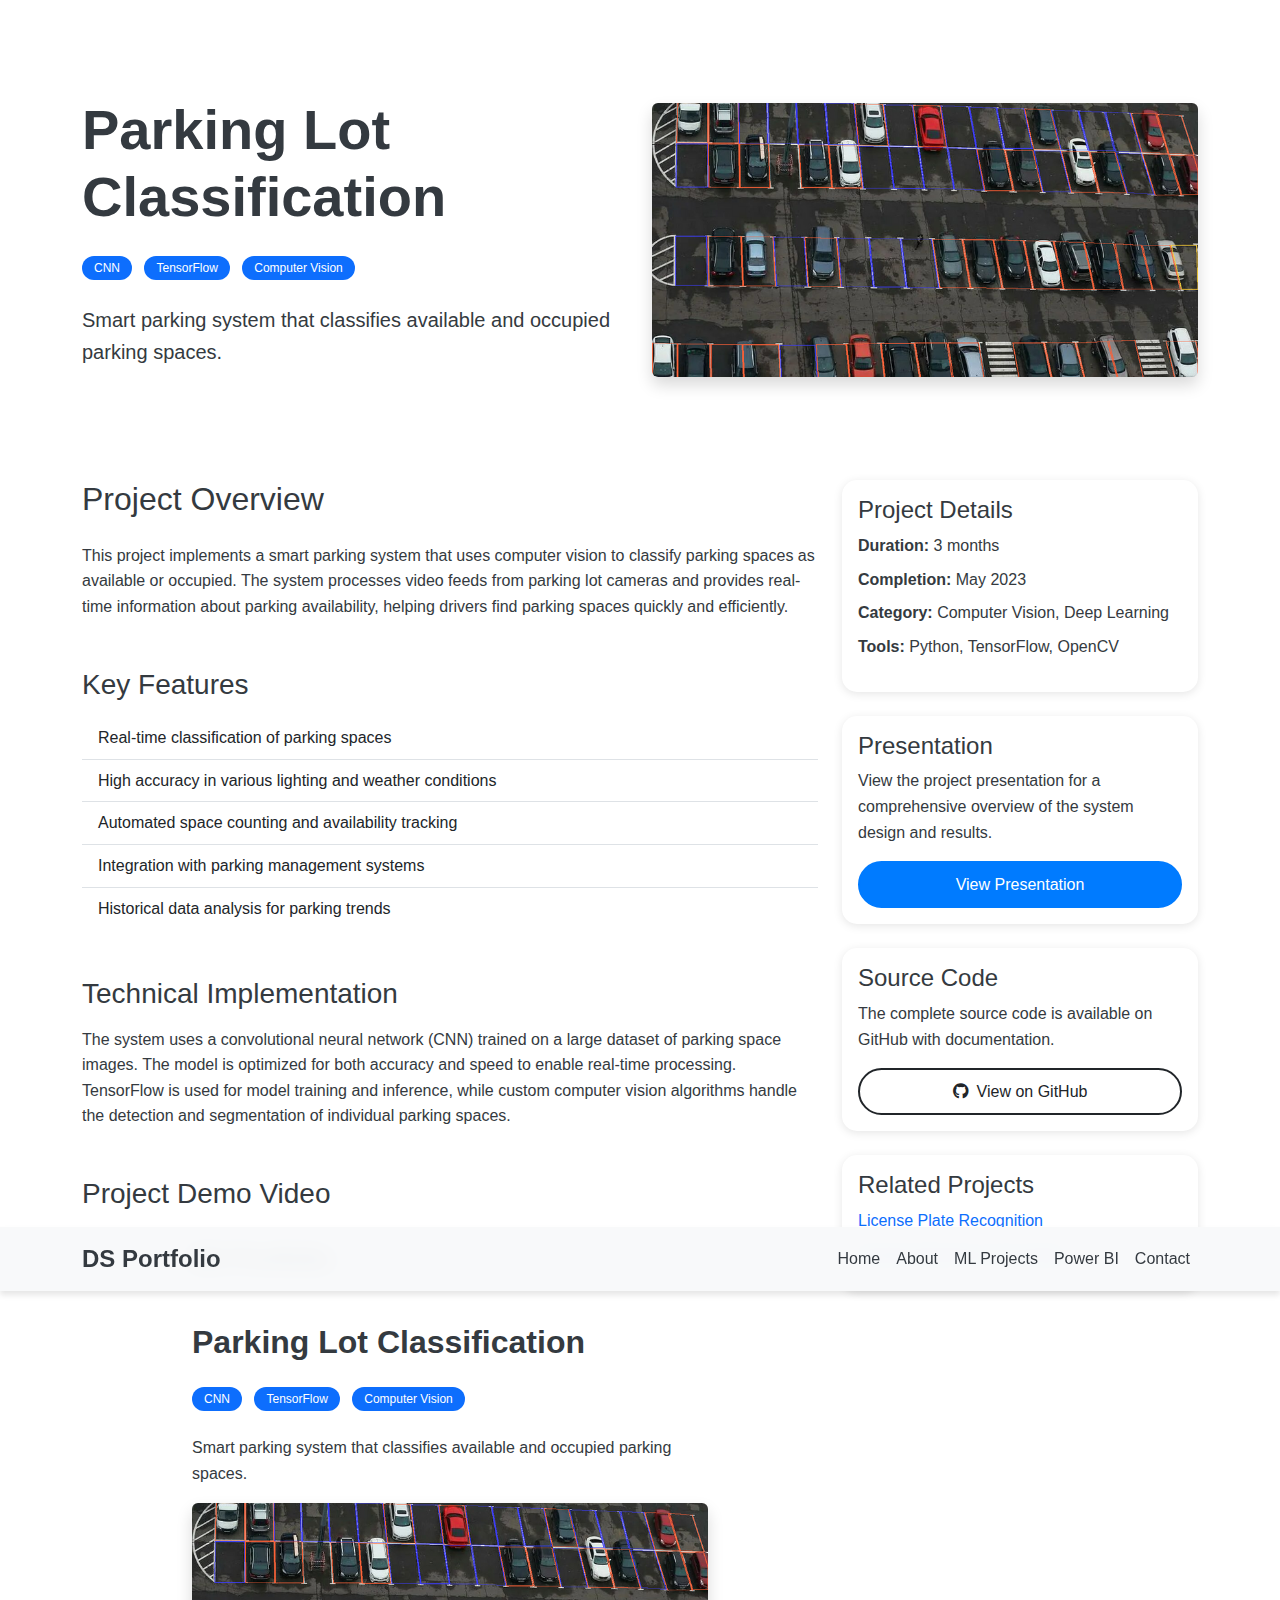
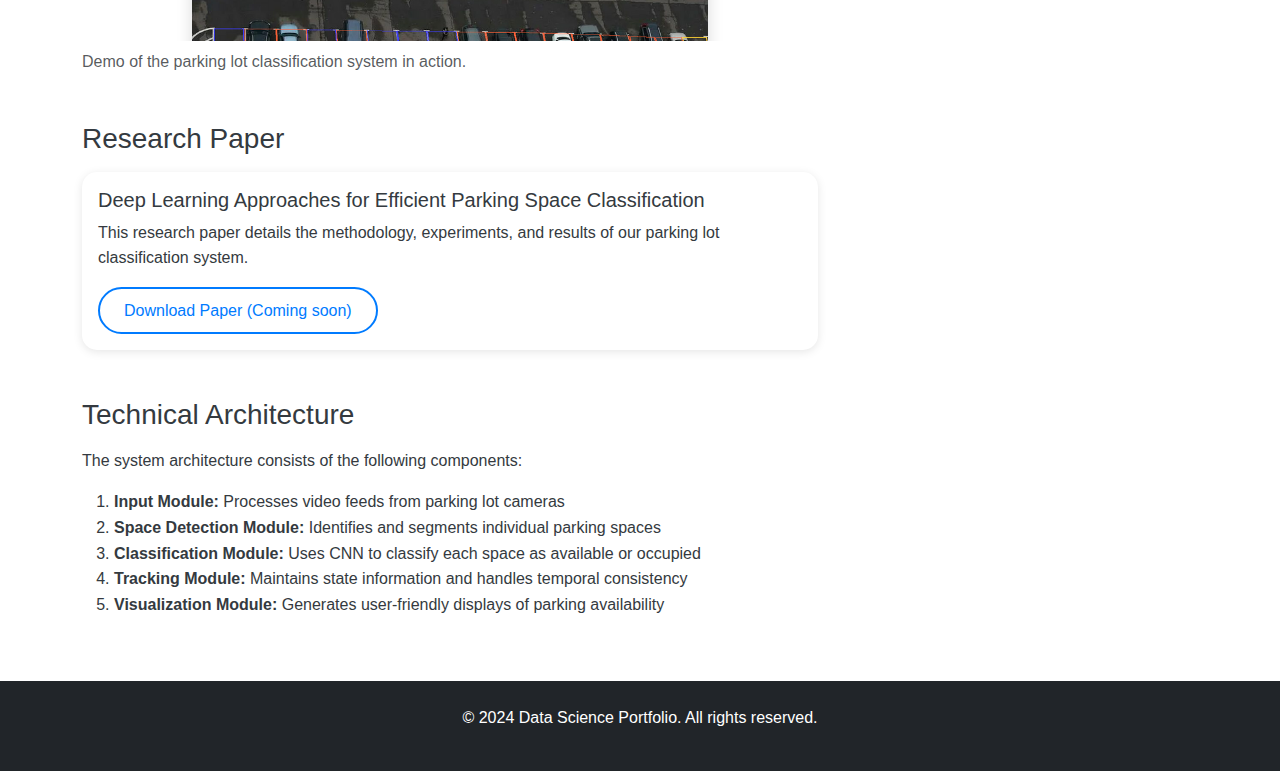
<file: projects/parking-lot-classification.html>
<!DOCTYPE html>
<html lang="en">
<head>
    <meta charset="UTF-8">
    <meta name="viewport" content="width=device-width, initial-scale=1.0">
    <title>Parking Lot Classification | DS Portfolio</title>
    <link href="https://cdn.jsdelivr.net/npm/bootstrap@5.1.3/dist/css/bootstrap.min.css" rel="stylesheet">
    <link href="https://cdnjs.cloudflare.com/ajax/libs/font-awesome/6.0.0/css/all.min.css" rel="stylesheet">
    <link href="../css/style.css" rel="stylesheet">
</head>
<body>
    <!-- Navigation -->
    <nav class="navbar navbar-expand-lg navbar-dark bg-dark fixed-top">
        <div class="container">
            <a class="navbar-brand" href="../index.html">DS Portfolio</a>
            <button class="navbar-toggler" type="button" data-bs-toggle="collapse" data-bs-target="#navbarNav">
                <span class="navbar-toggler-icon"></span>
            </button>
            <div class="collapse navbar-collapse" id="navbarNav">
                <ul class="navbar-nav ms-auto">
                    <li class="nav-item"><a class="nav-link" href="../index.html#home">Home</a></li>
                    <li class="nav-item"><a class="nav-link" href="../index.html#about">About</a></li>
                    <li class="nav-item"><a class="nav-link active" href="../index.html#projects">ML Projects</a></li>
                    <li class="nav-item"><a class="nav-link" href="../index.html#powerbi">Power BI</a></li>
                    <li class="nav-item"><a class="nav-link" href="../index.html#contact">Contact</a></li>
                </ul>
            </div>
        </div>
    </nav>

    <!-- Project Header -->
    <section class="project-header py-5">
        <div class="container pt-5">
            <div class="row align-items-center">
                <div class="col-lg-6">
                    <h1 class="display-4 fw-bold mb-4">Parking Lot Classification</h1>
                    <div class="mb-4">
                        <span class="badge bg-primary me-2">CNN</span>
                        <span class="badge bg-primary me-2">TensorFlow</span>
                        <span class="badge bg-primary me-2">Computer Vision</span>
                    </div>
                    <p class="lead">Smart parking system that classifies available and occupied parking spaces.</p>
                </div>
                <div class="col-lg-6">
                    <img src="../assets/images/parking-lot.jpg" alt="Parking Lot Classification" class="img-fluid rounded shadow">
                </div>
            </div>
        </div>
    </section>

    <!-- Project Details -->
    <section class="py-5">
        <div class="container">
            <div class="row">
                <div class="col-lg-8">
                    <h2 class="mb-4">Project Overview</h2>
                    <p>This project implements a smart parking system that uses computer vision to classify parking spaces as available or occupied. The system processes video feeds from parking lot cameras and provides real-time information about parking availability, helping drivers find parking spaces quickly and efficiently.</p>
                    
                    <h3 class="mt-5 mb-3">Key Features</h3>
                    <ul class="list-group list-group-flush mb-5">
                        <li class="list-group-item">Real-time classification of parking spaces</li>
                        <li class="list-group-item">High accuracy in various lighting and weather conditions</li>
                        <li class="list-group-item">Automated space counting and availability tracking</li>
                        <li class="list-group-item">Integration with parking management systems</li>
                        <li class="list-group-item">Historical data analysis for parking trends</li>
                    </ul>
                    
                    <h3 class="mb-3">Technical Implementation</h3>
                    <p>The system uses a convolutional neural network (CNN) trained on a large dataset of parking space images. The model is optimized for both accuracy and speed to enable real-time processing. TensorFlow is used for model training and inference, while custom computer vision algorithms handle the detection and segmentation of individual parking spaces.</p>
                    
                    <div class="mt-5 mb-5">
                        <h3 class="mb-3">Project Demo Video</h3>
                        <div class="ratio ratio-16x9">
                            <!-- Replace with your actual video embed code -->
                            <iframe src="#" title="Parking Lot Classification Demo" allowfullscreen></iframe>
                        </div>
                        <p class="text-muted mt-2">Demo of the parking lot classification system in action.</p>
                    </div>
                    
                    <h3 class="mb-3">Research Paper</h3>
                    <div class="card mb-5">
                        <div class="card-body">
                            <h5 class="card-title">Deep Learning Approaches for Efficient Parking Space Classification</h5>
                            <p class="card-text">This research paper details the methodology, experiments, and results of our parking lot classification system.</p>
                            <a href="#" class="btn btn-outline-primary">Download Paper (Coming soon)</a>
                        </div>
                    </div>
                    
                    <h3 class="mb-3">Technical Architecture</h3>
                    <p>The system architecture consists of the following components:</p>
                    <ol>
                        <li><strong>Input Module:</strong> Processes video feeds from parking lot cameras</li>
                        <li><strong>Space Detection Module:</strong> Identifies and segments individual parking spaces</li>
                        <li><strong>Classification Module:</strong> Uses CNN to classify each space as available or occupied</li>
                        <li><strong>Tracking Module:</strong> Maintains state information and handles temporal consistency</li>
                        <li><strong>Visualization Module:</strong> Generates user-friendly displays of parking availability</li>
                    </ol>
                </div>
                
                <div class="col-lg-4">
                    <div class="card mb-4">
                        <div class="card-body">
                            <h4 class="card-title">Project Details</h4>
                            <ul class="list-unstyled">
                                <li class="mb-2"><strong>Duration:</strong> 3 months</li>
                                <li class="mb-2"><strong>Completion:</strong> May 2023</li>
                                <li class="mb-2"><strong>Category:</strong> Computer Vision, Deep Learning</li>
                                <li class="mb-2"><strong>Tools:</strong> Python, TensorFlow, OpenCV</li>
                            </ul>
                        </div>
                    </div>
                    
                    <div class="card mb-4">
                        <div class="card-body">
                            <h4 class="card-title">Presentation</h4>
                            <p>View the project presentation for a comprehensive overview of the system design and results.</p>
                            <a href="#" class="btn btn-primary w-100">View Presentation</a>
                        </div>
                    </div>
                    
                    <div class="card mb-4">
                        <div class="card-body">
                            <h4 class="card-title">Source Code</h4>
                            <p>The complete source code is available on GitHub with documentation.</p>
                            <a href="#" class="btn btn-outline-dark w-100"><i class="fab fa-github me-2"></i>View on GitHub</a>
                        </div>
                    </div>
                    
                    <div class="card">
                        <div class="card-body">
                            <h4 class="card-title">Related Projects</h4>
                            <ul class="list-group list-group-flush">
                                <li class="list-group-item p-0 border-0 mb-2">
                                    <a href="license-plate-recognition.html" class="text-decoration-none">License Plate Recognition</a>
                                </li>
                                <li class="list-group-item p-0 border-0 mb-2">
                                    <a href="people-detection.html" class="text-decoration-none">People Detection & Counting</a>
                                </li>
                            </ul>
                        </div>
                    </div>
                </div>
            </div>
        </div>
    </section>

    <!-- Footer -->
    <footer class="bg-dark text-white py-4">
        <div class="container text-center">
            <p>&copy; 2024 Data Science Portfolio. All rights reserved.</p>
        </div>
    </footer>

    <script src="https://cdn.jsdelivr.net/npm/bootstrap@5.1.3/dist/js/bootstrap.bundle.min.js"></script>
    <script src="../js/main.js"></script>
</body>
</html>
</file>
<file: css/style.css>
:root {
    --primary-color: #007bff;
    --secondary-color: #6c757d;
    --success-color: #28a745;
    --info-color: #17a2b8;
    --warning-color: #ffc107;
    --danger-color: #dc3545;
    --light-color: #f8f9fa;
    --dark-color: #343a40;
    --gradient-primary: linear-gradient(135deg, #667eea 0%, #764ba2 100%);
    --gradient-secondary: linear-gradient(135deg, #f093fb 0%, #f5576c 100%);
    --box-shadow: 0 4px 6px rgba(0, 0, 0, 0.1);
    --transition: all 0.3s ease;
    
    /* Accent color variations */
    --accent-blue: #007bff;
    --accent-green: #28a745;
    --accent-purple: #6f42c1;
    --accent-red: #dc3545;
    --accent-orange: #fd7e14;
    --accent-teal: #20c997;
    
    /* Theme colors */
    --bg-color: #ffffff;
    --text-color: #343a40;
    --card-bg: #ffffff;
    --border-color: #e9ecef;
    --navbar-bg: rgba(248, 249, 250, 0.95);
    --hero-overlay: rgba(255, 255, 255, 0.1);
}

/* Dark theme */
[data-theme="dark"] {
    --bg-color: #1a1a1a;
    --text-color: #f8f9fa;
    --card-bg: #2d2d2d;
    --border-color: #495057;
    --light-color: #343a40;
    --dark-color: #f8f9fa;
    --navbar-bg: rgba(52, 58, 64, 0.95);
    --hero-overlay: rgba(0, 0, 0, 0.3);
}

/* Accent color themes */
[data-accent="blue"] {
    --primary-color: var(--accent-blue);
}

[data-accent="green"] {
    --primary-color: var(--accent-green);
}

[data-accent="purple"] {
    --primary-color: var(--accent-purple);
}

[data-accent="red"] {
    --primary-color: var(--accent-red);
}

[data-accent="orange"] {
    --primary-color: var(--accent-orange);
}

[data-accent="teal"] {
    --primary-color: var(--accent-teal);
}

/* View mode styles */
[data-view-mode="mobile"] {
    font-size: 14px;
}

[data-view-mode="mobile"] .container {
    max-width: 100%;
    padding: 0 15px;
}

[data-view-mode="tablet"] {
    font-size: 15px;
}

[data-view-mode="tablet"] .container {
    max-width: 768px;
}

[data-view-mode="desktop"] {
    font-size: 16px;
}

/* Reduced motion */
[data-reduced-motion="true"] * {
    animation-duration: 0.01ms !important;
    animation-iteration-count: 1 !important;
    transition-duration: 0.01ms !important;
    scroll-behavior: auto !important;
}

/* High contrast mode */
[data-high-contrast="true"] {
    --primary-color: #0000ff;
    --secondary-color: #000000;
    --success-color: #008000;
    --danger-color: #ff0000;
    --warning-color: #ffff00;
    --bg-color: #ffffff;
    --text-color: #000000;
    --card-bg: #ffffff;
    --border-color: #000000;
}

[data-high-contrast="true"] .project-card {
    border: 3px solid var(--border-color) !important;
}

[data-high-contrast="true"] .btn {
    border-width: 3px !important;
    font-weight: bold !important;
}

* {
    margin: 0;
    padding: 0;
    box-sizing: border-box;
}

body {
    font-family: 'Segoe UI', Tahoma, Geneva, Verdana, sans-serif;
    line-height: 1.6;
    color: var(--text-color);
    background-color: var(--bg-color);
    transition: var(--transition);
}

/* Hero Section */
.hero-section {
    background: var(--gradient-primary);
    color: white;
    position: relative;
    overflow: hidden;
}

.hero-section::before {
    content: '';
    position: absolute;
    top: 0;
    left: 0;
    right: 0;
    bottom: 0;
    background: url('data:image/svg+xml,<svg xmlns="http://www.w3.org/2000/svg" viewBox="0 0 1000 100" fill="%23ffffff" opacity="0.1"><polygon points="1000,100 1000,0 0,100"/></svg>') no-repeat;
    background-size: cover;
}

.hero-stats {
    background: var(--hero-overlay);
    border-radius: 15px;
    padding: 20px;
    backdrop-filter: blur(10px);
    border: 1px solid rgba(255, 255, 255, 0.2);
}

/* Navigation */
.navbar {
    transition: var(--transition);
    backdrop-filter: blur(10px);
    background-color: var(--navbar-bg) !important;
}

.navbar-scrolled {
    background-color: var(--navbar-bg) !important;
    box-shadow: var(--box-shadow);
}

.navbar-brand {
    font-weight: bold;
    font-size: 1.5rem;
    color: var(--text-color) !important;
}

.nav-link {
    font-weight: 500;
    transition: var(--transition);
    position: relative;
    color: var(--text-color) !important;
}

.nav-link:hover {
    color: var(--primary-color) !important;
}

.nav-link::after {
    content: '';
    position: absolute;
    bottom: 0;
    left: 50%;
    width: 0;
    height: 2px;
    background: var(--primary-color);
    transition: var(--transition);
    transform: translateX(-50%);
}

.nav-link:hover::after {
    width: 100%;
}

/* Settings Button */
.settings-btn {
    background: none;
    border: 2px solid var(--primary-color);
    color: var(--primary-color);
    border-radius: 50%;
    width: 40px;
    height: 40px;
    display: flex;
    align-items: center;
    justify-content: center;
    transition: var(--transition);
}

.settings-btn:hover {
    background-color: var(--primary-color);
    color: white;
    transform: rotate(90deg);
}

/* Settings Modal */
.settings-modal .modal-content {
    border-radius: 15px;
    border: none;
    background-color: var(--card-bg);
    color: var(--text-color);
}

.settings-modal .modal-header {
    border-bottom: 1px solid var(--border-color);
    background: var(--gradient-primary);
    color: white;
    border-radius: 15px 15px 0 0;
}

.settings-modal .modal-body {
    max-height: 70vh;
    overflow-y: auto;
}

.settings-section {
    margin-bottom: 2rem;
    padding-bottom: 1.5rem;
    border-bottom: 1px solid var(--border-color);
}

.settings-section:last-child {
    border-bottom: none;
}

.settings-section h6 {
    color: var(--primary-color);
    font-weight: 600;
    margin-bottom: 1rem;
    display: flex;
    align-items: center;
    gap: 0.5rem;
}

.color-picker {
    display: flex;
    gap: 0.5rem;
    flex-wrap: wrap;
}

.color-option {
    width: 30px;
    height: 30px;
    border-radius: 50%;
    border: 3px solid transparent;
    cursor: pointer;
    transition: var(--transition);
}

.color-option.active {
    border-color: var(--text-color);
    transform: scale(1.1);
}

.color-option.blue { background-color: #007bff; }
.color-option.green { background-color: #28a745; }
.color-option.purple { background-color: #6f42c1; }
.color-option.red { background-color: #dc3545; }
.color-option.orange { background-color: #fd7e14; }
.color-option.teal { background-color: #20c997; }

/* Project Cards */
.project-card {
    border: none;
    border-radius: 15px;
    overflow: hidden;
    transition: var(--transition);
    box-shadow: 0 2px 10px rgba(0, 0, 0, 0.1);
    height: 100%;
    background-color: var(--card-bg);
    color: var(--text-color);
}

.project-card:hover {
    transform: translateY(-10px);
    box-shadow: 0 15px 35px rgba(0, 0, 0, 0.15);
}

.project-card .card-img-top {
    height: 200px;
    object-fit: cover;
    transition: var(--transition);
}

.project-card:hover .card-img-top {
    transform: scale(1.05);
}

.project-card .card-body {
    padding: 1.5rem;
}

.project-card .card-title {
    font-size: 1.1rem;
    font-weight: 600;
    margin-bottom: 1rem;
    color: var(--text-color);
}

.project-card .card-text {
    font-size: 0.9rem;
    color: var(--secondary-color);
    margin-bottom: 1rem;
}

.project-card .badge {
    font-size: 0.75rem;
    padding: 0.4em 0.8em;
    margin-bottom: 0.5rem;
}

.project-metrics {
    border-top: 1px solid var(--border-color);
    padding-top: 0.5rem;
    margin-top: 1rem;
}

/* Filter Buttons */
.filter-btn {
    border-radius: 25px;
    padding: 0.5rem 1.5rem;
    font-weight: 500;
    transition: var(--transition);
    border: 2px solid var(--primary-color);
    background-color: transparent;
    color: var(--primary-color);
}

.filter-btn.active {
    background-color: var(--primary-color);
    color: white;
    transform: translateY(-2px);
    box-shadow: 0 4px 12px rgba(0, 123, 255, 0.3);
}

.filter-btn:hover {
    transform: translateY(-2px);
    box-shadow: 0 4px 12px rgba(0, 123, 255, 0.2);
    background-color: var(--primary-color);
    color: white;
}

/* Search Input */
#projectSearch {
    border-radius: 25px;
    padding: 0.75rem 1.5rem;
    border: 2px solid var(--border-color);
    transition: var(--transition);
    background-color: var(--card-bg);
    color: var(--text-color);
}

#projectSearch:focus {
    border-color: var(--primary-color);
    box-shadow: 0 0 0 0.2rem rgba(0, 123, 255, 0.25);
    outline: none;
}

#projectSearch::placeholder {
    color: var(--secondary-color);
}

/* Skill Cards */
.skill-card {
    transition: var(--transition);
    border: 1px solid var(--border-color);
    cursor: pointer;
    background-color: var(--card-bg);
    color: var(--text-color);
}

.skill-card:hover {
    border-color: var(--primary-color);
    box-shadow: 0 5px 15px rgba(0, 123, 255, 0.1);
}

/* Section Titles */
.section-title {
    position: relative;
    display: inline-block;
    margin-bottom: 2rem;
    color: var(--text-color);
}

.section-title::after {
    content: '';
    position: absolute;
    bottom: -10px;
    left: 50%;
    transform: translateX(-50%);
    width: 50px;
    height: 3px;
    background: var(--primary-color);
    border-radius: 2px;
}

/* Contact Links */
.contact-link {
    transition: var(--transition);
    padding: 1rem;
    border-radius: 10px;
    display: block;
    color: var(--text-color);
}

.contact-link:hover {
    background-color: var(--light-color);
    text-decoration: none !important;
    color: var(--primary-color);
}

/* Buttons */
.btn {
    border-radius: 25px;
    padding: 0.6rem 1.5rem;
    font-weight: 500;
    transition: var(--transition);
    border-width: 2px;
}

.btn:hover {
    transform: translateY(-2px);
    box-shadow: 0 4px 12px rgba(0, 0, 0, 0.15);
}

.btn-primary {
    background: var(--primary-color);
    border-color: var(--primary-color);
    color: white;
}

.btn-primary:hover {
    background: var(--primary-color);
    border-color: var(--primary-color);
    opacity: 0.9;
}

.btn-outline-primary {
    color: var(--primary-color);
    border-color: var(--primary-color);
}

.btn-outline-primary:hover {
    background-color: var(--primary-color);
    border-color: var(--primary-color);
    color: white;
}

/* Badges */
.badge {
    border-radius: 15px;
    font-weight: 500;
    padding: 0.5em 1em;
}

.badge-primary {
    background-color: var(--primary-color);
}

/* Cards */
.card {
    border: none;
    border-radius: 15px;
    box-shadow: 0 2px 10px rgba(0, 0, 0, 0.1);
    transition: var(--transition);
    background-color: var(--card-bg);
    color: var(--text-color);
}

.card:hover {
    box-shadow: 0 8px 25px rgba(0, 0, 0, 0.15);
}

/* Toast Notifications */
.toast {
    background-color: var(--card-bg);
    color: var(--text-color);
    border: 1px solid var(--border-color);
}

.toast-header {
    background-color: var(--light-color);
    color: var(--text-color);
    border-bottom: 1px solid var(--border-color);
}

/* Form Controls */
.form-control {
    background-color: var(--card-bg);
    color: var(--text-color);
    border-color: var(--border-color);
}

.form-control:focus {
    background-color: var(--card-bg);
    color: var(--text-color);
    border-color: var(--primary-color);
    box-shadow: 0 0 0 0.2rem rgba(0, 123, 255, 0.25);
}

.form-check-input:checked {
    background-color: var(--primary-color);
    border-color: var(--primary-color);
}

.form-select {
    background-color: var(--card-bg);
    color: var(--text-color);
    border-color: var(--border-color);
}

.form-select:focus {
    border-color: var(--primary-color);
    box-shadow: 0 0 0 0.2rem rgba(0, 123, 255, 0.25);
}

/* Animations */
@keyframes fadeInUp {
    from {
        opacity: 0;
        transform: translateY(30px);
    }
    to {
        opacity: 1;
        transform: translateY(0);
    }
}

.fade-in-up {
    animation: fadeInUp 0.6s ease-out;
}

/* Loading Animation */
.loading {
    display: inline-block;
    width: 20px;
    height: 20px;
    border: 3px solid rgba(255, 255, 255, 0.3);
    border-radius: 50%;
    border-top-color: #fff;
    animation: spin 1s ease-in-out infinite;
}

@keyframes spin {
    to {
        transform: rotate(360deg);
    }
}

/* Responsive Design */
@media (max-width: 768px) {
    .hero-section {
        padding: 60px 0;
    }
    
    .display-4 {
        font-size: 2rem;
    }
    
    .lead {
        font-size: 1rem;
    }
    
    .project-card .card-img-top {
        height: 180px;
    }
    
    .filter-btn {
        margin-bottom: 0.5rem;
        font-size: 0.9rem;
        padding: 0.4rem 1rem;
    }
    
    .hero-stats {
        margin-top: 2rem;
    }
    
    .skill-card {
        margin-bottom: 1rem;
    }
    
    .settings-modal .modal-dialog {
        margin: 1rem;
    }
    
    .color-picker {
        justify-content: center;
    }
}

@media (max-width: 576px) {
    .container {
        padding-left: 15px;
        padding-right: 15px;
    }
    
    .btn {
        font-size: 0.9rem;
        padding: 0.5rem 1.2rem;
    }
    
    .project-card .card-body {
        padding: 1rem;
    }
    
    .badge {
        font-size: 0.7rem;
        margin-bottom: 0.3rem;
    }
    
    .settings-btn {
        width: 35px;
        height: 35px;
    }
}

/* Print styles */
@media print {
    .navbar,
    .btn,
    .filter-btn,
    #projectSearch,
    .settings-btn {
        display: none;
    }
    
    .project-card {
        break-inside: avoid;
        margin-bottom: 1rem;
    }
    
    .hero-section {
        background: none;
        color: black;
    }
    
    body {
        background: white;
        color: black;
    }
}

/* Accessibility improvements */
.sr-only {
    position: absolute;
    width: 1px;
    height: 1px;
    padding: 0;
    margin: -1px;
    overflow: hidden;
    clip: rect(0, 0, 0, 0);
    white-space: nowrap;
    border: 0;
}

/* Focus styles */
.btn:focus,
.filter-btn:focus,
#projectSearch:focus,
.settings-btn:focus {
    outline: 2px solid var(--primary-color);
    outline-offset: 2px;
}

/* Custom scrollbar */
::-webkit-scrollbar {
    width: 8px;
}

::-webkit-scrollbar-track {
    background: var(--light-color);
}

::-webkit-scrollbar-thumb {
    background: var(--primary-color);
    border-radius: 4px;
}

::-webkit-scrollbar-thumb:hover {
    background: var(--secondary-color);
}

/* Smooth transitions for theme changes */
* {
    transition: background-color 0.3s ease, color 0.3s ease, border-color 0.3s ease;
}
</file>
